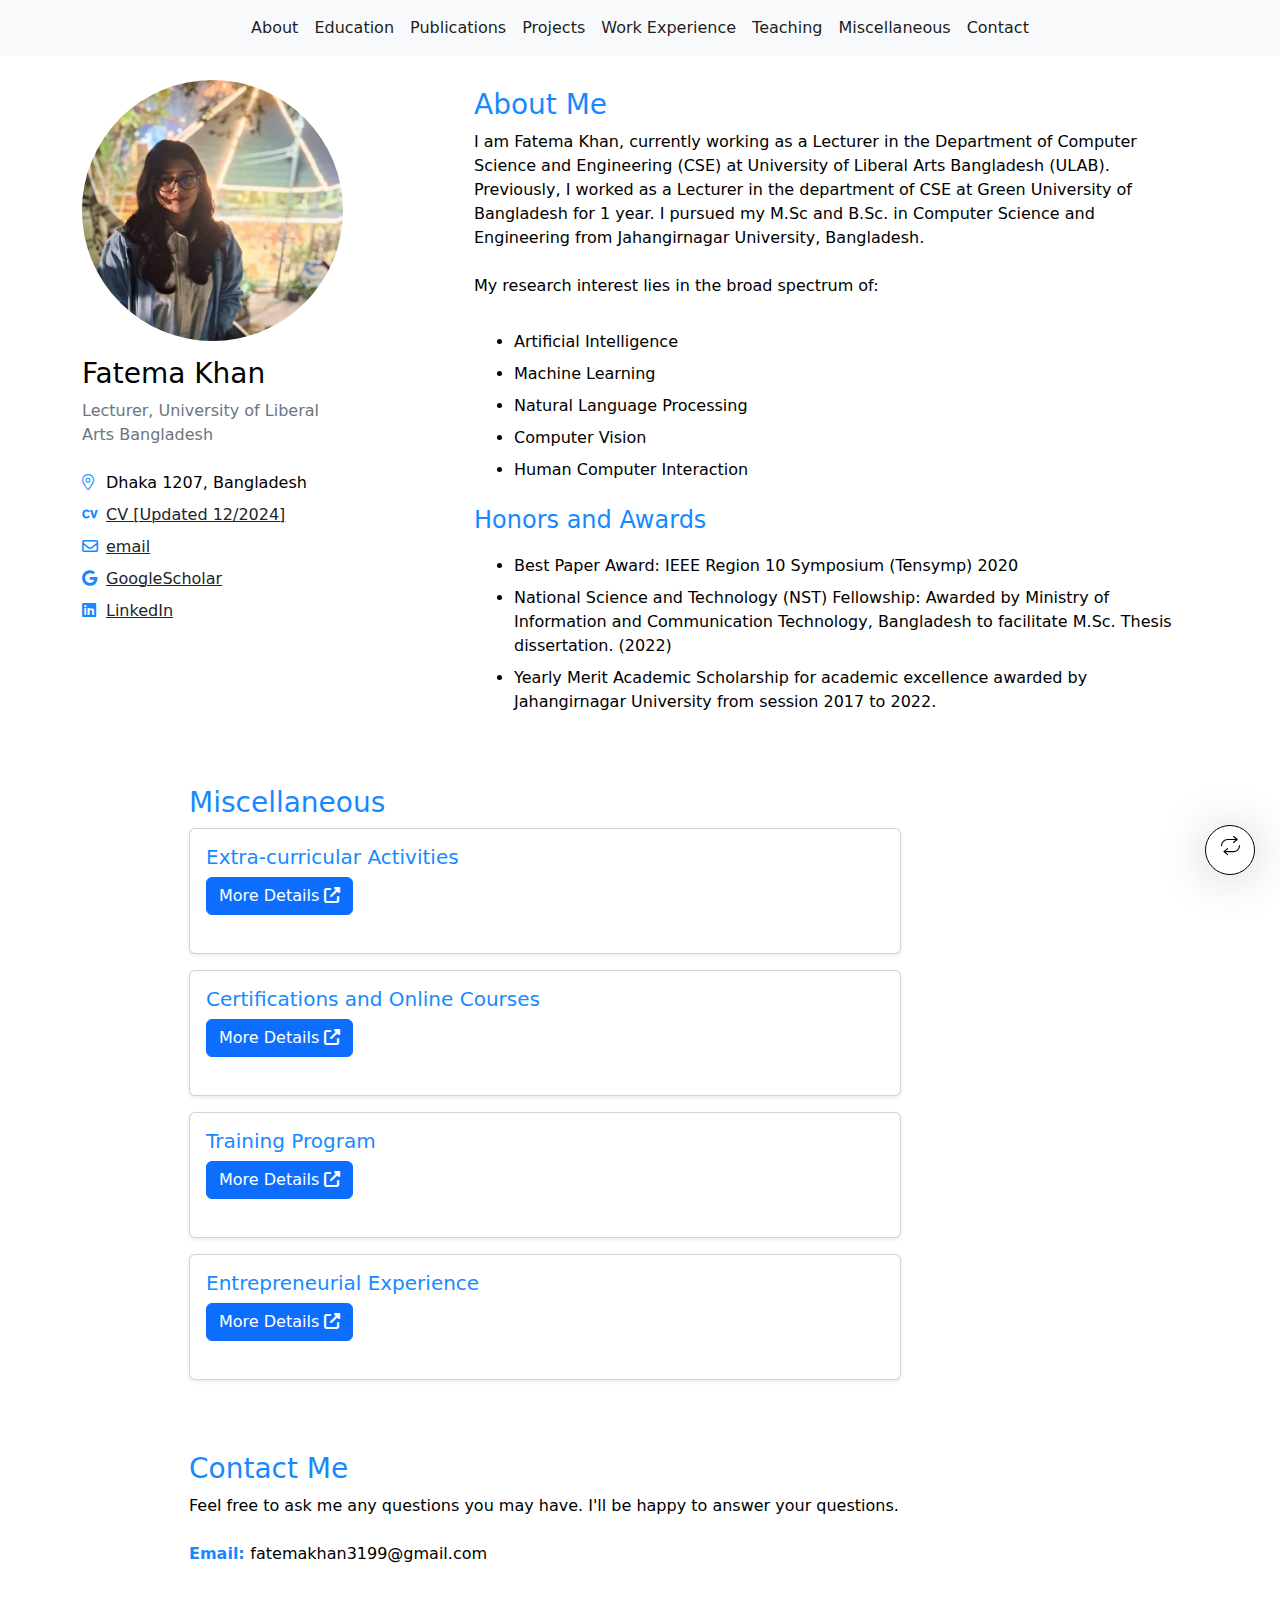
<file: index.html>
<!DOCTYPE html>
<html lang="en">

<head>

	<!-- Meta tags -->
	<meta charset="UTF-8">
	<meta name="viewport" content="width=device-width, initial-scale=1.0">
	<meta http-equiv="X-UA-Compatible" content="ie=edge">

	<meta name="description"
		content="Fatema Khan's website, biography, projects, previous experience and published papers.">
	<meta name="keywords"
		content="fatemakhan, FatemaKhan, Fatema Khan, Fatema Khan youtube, Fatema Khan  github, Fatema Khan murcia, Fatema Khan  cv, Fatema Khan portfolio">

	<meta name="author" content="Fatema Khan">
	<meta name="copyright" content="Work protected by copyright; no distribution without permission.">

	<!-- Title + Icon -->
	<title>Fatema Khan</title>
	<link rel="icon" type="image/x-icon" href="images/DP.jpg">

	<!-- Improve SEO -->
	<meta name="robots" content="index,follow">

	<!-- Styles -->
	<link href="css/bootstrap.min.css" rel="stylesheet" crossorigin="anonymous">
	<link rel="stylesheet" href="css/all.css">
	<link rel="stylesheet" href="css/toastr.min.css">
	<link rel="stylesheet" href="css/academicons.min.css">
	<link rel="stylesheet" href="css/main.css">
</head>

<!-- Google tag (gtag.js) -->



<body>

	<!-- Bottom rounded button -->
	<div class="options-button" id="options-toggler"><i class="fa-light fa-arrows-repeat"></i></div>
	<div class="options-button" id="theme"><i class="fa-duotone fa-lightbulb"></i></div>
	<div class="options-button" id="lan"><img class="lang-flag" src="images/en_flag.webp"
			alt="Flag indicating the english language is selected"></div>


	<!-- Navbar  -->
	<nav id="top-nav" class="navbar navbar-expand-md navbar-light bg-light flex-md-nowrap flex-wrap">
		<div class="container justify-content-center">
			<button class="navbar-toggler" type="button" data-bs-toggle="collapse" data-bs-target="#collapsingNavbar3">
				<span class="navbar-toggler-icon"></span>
			</button>
			<div class="navbar-collapse collapse flex-grow-1 justify-content-center" id="collapsingNavbar3">
				<ul class="navbar-nav mx-auto language" id="navbarList">
					<li class="nav-item">
						<a class="nav-link active" id="aboutme" href="#" data-en="About">
						</a>
					</li>
					<li class="nav-item">
						<a class="nav-link" id="education" href="#" data-en="Education">
						</a>
					</li>

					<li class="nav-item">
						<a class="nav-link" id="publications" href="#" data-en="Publications">
						</a>
					</li>
					<li class="nav-item">
						<a class="nav-link" id="projects" href="#" data-en="Projects">
						</a>
					</li>


					<li class="nav-item">
						<a class="nav-link" id="mis" href="#" data-en="Work Experience">
						</a>
					</li>

					<li class="nav-item">
						<a class="nav-link" id="teaching" href="#" data-en="Teaching">
						</a>
					</li>

					<li class="nav-item">
						<a class="nav-link" id="extraCurricular" href="#" data-en="Miscellaneous">
						</a>
					</li>
					<li class="nav-item">
						<a class="nav-link" id="contact" href="#" data-en="Contact">
						</a>
					</li>
					<!-- <li class="nav-item">
						<a class="nav-link d-none" id="projects" href="#" data-es="Proyectos" data-en="Side Projects">
						</a>
					</li> -->
					<!-- <li class="nav-item">
							<a class="nav-link d-none" id="conferences" href="#" 
							
								data-en="Conferences">
							</a>
						</li> -->
					<!-- <li class="nav-item">
							<a class="nav-link d-none" id="experience" href="#" 
								data-es="Experiencia" 
								data-en="Experience">
							</a>
						</li> -->
					<!-- TEMPLATE
						<li class="nav-item">
							<a class="nav-link" id="name" href="#" data-es="name-es" data-en="name-en"></a>
						</li>
						-->
				</ul>
			</div>
		</div>
	</nav>

	<div class="container" id="main-content">
		<div class="row content">

			<!-- profile and contact info -->
			<div class="col-md-3 language">
				<div class="row mb-3">
					<div class="col">
						<img src="images/DP.jpg" class="rounded me-auto d-block img-fluid profilepicture" style="
						border-radius: 50% 50% 50% 50% !important;!i;!;" alt="Fatema Khan profile picture">
					</div>
				</div>

				<h3 class="mb-2">Fatema Khan</h3>

				<div class="d-none" id="contadorVisitas"></div>

				<p class="t-secondary mb-4" data-en="Lecturer, University of Liberal Arts Bangladesh">
				</p>

				<div class="row mb-2">
					<div class="col-1">
						<i class="fal fa-map-marker-alt project-color" aria-hidden="true"></i>
					</div>

					<div class="col-10">
						<span data-en=" Dhaka">
						</span>
						1207,
						<span data-en="Bangladesh">
						</span>
					</div>
				</div>

				<div class="row mb-2">
					<div class="col-1">
						<i class="ai ai-cv project-color" aria-hidden="true"></i>
					</div>

					<div class="col-10">
						<a href="assets/img/RESUME_FATEMA_KHAN.pdf" class="link-dark" target="_blank"
							data-en="CV [Updated 12/2024]"></a>
					</div>
				</div>

				<div class="row mb-2">
					<div class="col-1">
						<i class="fa-regular fa-envelope project-color" aria-hidden="true"></i>
					</div>
					<div class="col-10">
						<a href="mailto:fatemakhan3199@gmail.com" class="link-dark">email</a>
					</div>
				</div>
				<div class="row mb-2">
					<div class="col-1">
						<i class="fa-brands fa-google project-color" aria-hidden="true"></i>
					</div>

					<div class="col-10">
						<a href="https://scholar.google.com/citations?user=GdUR4CcAAAAJ&hl=en" class="link-dark"
							target="_blank">GoogleScholar</a>
					</div>
				</div>

				<div class="row mb-2">
					<div class="col-1">
						<i class="fa-brands fa-linkedin project-color" aria-hidden="true"></i>
					</div>

					<div class="col-10">
						<a href="https://www.linkedin.com/in/fatema-khan-jucse" class="link-dark"
							target="_blank">LinkedIn</a>
					</div>
				</div>
			</div>

			<!-- About Me -->
			<div class="col-md-8 offset-md-1 mb-5 gap-between active" id="aboutmeContent">
				<div class="container">
					<div class="row language">
						<h3 class="mt-2 project-color">About Me</h3>
						<p>
							I am Fatema Khan, currently working as a Lecturer in the Department of Computer Science and
							Engineering (CSE) at University of Liberal Arts Bangladesh (ULAB). Previously, I worked as a
							Lecturer in the department of CSE at Green University of Bangladesh for 1 year. I pursued my
							M.Sc and B.Sc. in Computer Science and Engineering from Jahangirnagar University,
							Bangladesh.<br><br>
							My research interest lies in the broad spectrum of:
						</p>
						<ul class="mt-2">
							<li class="abme-honors-bullet mt-2">Artificial Intelligence</li>
							<li class="abme-honors-bullet mt-2">Machine Learning</li>
							<li class="abme-honors-bullet mt-2">Natural Language Processing</li>
							<li class="abme-honors-bullet mt-2">Computer Vision</li>
							<li class="abme-honors-bullet mt-2">Human Computer Interaction</li>
						</ul>
						<h4 id="honors-and-awards" class="mt-2 project-color" data-es="Premios y Distinciones"
							data-en="Honors and Awards"></h4>

						<ul class="mt-1">
							<li class="abme-honors-bullet mt-2">
								Best Paper Award: IEEE Region 10 Symposium (Tensymp) 2020
							</li>
							<li class="abme-honors-bullet mt-2">
								National Science and Technology (NST) Fellowship: Awarded by Ministry of Information and
								Communication Technology, Bangladesh to facilitate M.Sc. Thesis dissertation. (2022)
							</li>
							<li class="abme-honors-bullet mt-2">
								Yearly Merit Academic Scholarship for academic excellence awarded by Jahangirnagar
								University from session 2017 to 2022.
							</li>
						</ul>
					</div>
				</div>
			</div>
			<!-- Education -->
			<div class="col-md-8 offset-md-1 mb-5 gap-between" id="educationContent">
				<div class="container">
					<div class="row language">
						<h3 class="mt-2 project-color">Education</h3>
						<div class="mb-4">
							<h5 class="project-color"><br><i class="fa-solid fa-graduation-cap"></i> Jahangirnagar
								University, Savar, Dhaka, Bangladesh</h5>
							<h6 class="fw-bold">M.Sc. in Computer Science and Engineering (July 2022 – August 2023)</h6>
							<p class="margin-bottom-zero"><strong>GPA:</strong> <span class="project-color">3.95</span>
								/ 4.00</p>
							<p class="margin-bottom-zero"><strong>Merit Position:</strong> <span
									class="project-color">3<sup>rd</sup></span> / among 50</p>
						</div>
						<div class="mb-4">
							<h5 class="project-color"><i class="fa-solid fa-graduation-cap"></i> Jahangirnagar
								University, Savar, Dhaka, Bangladesh</h5>
							<h6 class="fw-bold">B.Sc. in Computer Science and Engineering (March 2017 – June 2022)</h6>
							<p class="margin-bottom-zero"><strong>GPA:</strong> <span class="project-color">3.70</span>
								/ 4.00</p>
							<p class="margin-bottom-zero"><strong>Merit Position:</strong> <span
									class="project-color">3<sup>rd</sup></span> / among 65</p>
						</div>
						<div class="mb-4">
							<h5 class="project-color"><i class="fa-solid fa-graduation-cap"></i> Kallyanpur Girls’
								School & College, Dhaka, Bangladesh</h5>
							<h6 class="fw-bold">Higher Secondary School Certificate (H.S.C.), Science Group (passing
								year – 2016)</h6>
							<p class="margin-bottom-zero"><strong>GPA:</strong> <span class="project-color">5.00</span>
								/ 5.00</p>
						</div>
						<div class="mb-4">
							<h5 class="project-color"><i class="fa-solid fa-graduation-cap"></i> Kallyanpur Girls’
								School & College, Dhaka, Bangladesh</h5>
							<h6 class="fw-bold">Secondary School Certificate (S.S.C.), Science Group (passing year –
								2014)</h6>
							<p class="margin-bottom-zero"><strong>GPA:</strong> <span class="project-color">5.00</span>
								/ 5.00</p>
						</div>
					</div>
				</div>
			</div>
			<!-- Publications -->
			<div class="col-md-8 offset-md-1 mb-5 gap-between" id="publicationsContent">
				<div class="container">
					<h3 class="mt-2 project-color">Publications</h3>
					<div class="row">
						<!-- First Card -->
						<div class="card mb-3 shadow-sm">
							<div class="card-body d-flex align-items-center">
								<div>
									<p class="mb-1">
										Tanjim Taharat Aurpa, <strong>Fatema Khan, </strong>Md Musfique Anwar.
										Discovering and Tracking Query Oriented Topical Clusters in Online
										Social
										Networks. 2020 IEEE Region 10 Symposium (TENSYMP). June, 2020. (Best Paper
										Award)|
										<a href="https://ieeexplore.ieee.org/document/9230994"
											target="_blank">[paper]</a>
										<a href="assets/pdf/paper.pdf">[pdf]</a>
									</p>
								</div>
							</div>
						</div>
					</div>
					<h3 class="mt-2 project-color">Publications (Under Review)</h3>
					<div class="row">
						<!-- Second Card -->
						<div class="card mb-3 shadow-sm">
							<div class="card-body d-flex align-items-center">
								<div>
									<p class="mb-1">
										<strong>Fatema Khan</strong>, Md. Imdadul Islam, Sarwar Jahan.
										Enhancing Classification Robustness: Stability Analysis of Fuzzy and
										Shannon Entropy of Image under Noisy Environment. Journal of Visual
										Communication and Image Representation. [Under Review]
									</p>
								</div>
							</div>
						</div>
						<div class="card mb-3 shadow-sm">
							<div class="card-body d-flex align-items-center">
								<div>
									<p class="mb-1">
										Tanjim Taharat Aurpa, Farzana Akter, Md. Mehedi Hasan, Shakil Ahmed, Shifat Ara
										Rafiq, and <strong>Fatema Khan.</strong>
										Multi-BERT Ensemble Approach for the Recognition of Bangla Medical Entity.
										Submitted to the ACM Transactions on Asian and Low-Resource Language Information
										Processing. | [Under Review]
									</p>
								</div>
							</div>
						</div>
					</div>
					<h3 class="mt-2 project-color">Poster Presentation</h3>
					<div class="row">
						<div class="card mb-3 shadow-sm">
							<div class="card-body d-flex align-items-center">
								<div>
									<p class="mb-1">
										<strong>Fatema Khan</strong>, Tanjim Taharat Aurpa, Md Musfique Anwar.
									</p>
									<p class="mb-0"><a target="_blank"
											href="assets/project/NSysS_Student_Poster_Template.pptx"> Discovering and
											Tracking Query Oriented Topical Clusters in Online
											Social Networks</a>. 6th International Conference on Networking, Systems and
										Security (NSysS). December,2019, BUET, Bangladesh.
									</p>
								</div>
							</div>
						</div>
					</div>
				</div>
			</div>

			<!-- Blog -->
			<div class="col-md-8 offset-md-1 gap-between" id="projectsContent">
				<div class="container language">
					<!-- First Card -->
					<h3 class="mt-2 project-color">Projects</h3>
					<div class="card mb-3 shadow-sm">
						<div class="card-body">
							<h5 class="card-title">1. Sentiment Analysis of Amazon Magazine Reviews using NLP models
							</h5>
							<p class="card-subtitle mb-2 text-muted">#NLP #Sentiment Analysis #TransformerModels</p>
							<div class="d-flex justify-content-between">
								<a href="project-1.html" style="margin-bottom: 22px;" class="btn btn-primary">More
									details</a>
							</div>
						</div>
					</div>
					<div class="card mb-3 shadow-sm">
						<div class="card-body">
							<h5 class="card-title">2. Real-Time Traffic Monitoring at Dhaka’s Road Intersections</h5>
							<p class="card-subtitle mb-2 text-muted">#ComputerVision #YOLOv8 #ObjectTracking #Darknet
							</p>

							<div class="d-flex justify-content-between">
								<a href="project-2.html" style="margin-bottom: 22px;" class="btn btn-primary">More
									details</a>
							</div>
						</div>
					</div>
					<div class="card mb-3 shadow-sm">
						<div class="card-body">
							<h5 class="card-title">3. Enhancing Classification Robustness: Stability Analysis of
								Fuzzy and Shannon Entropy of Image under Noisy Environment</h5>
							<p class="card-subtitle mb-2 text-muted">#ImageEntropy #Noise #StabilityAnalysis
								#ImageAnalysis</p>
							<div class="d-flex justify-content-between">
								<a href="project-3.html" style="margin-bottom: 22px;" class="btn btn-primary">More
									details</a>
							</div>
						</div>
					</div>
					<div class="card mb-3 shadow-sm">
						<div class="card-body">
							<h5 class="card-title">4. An Automated Approach for Fruit Leaf Disease Recognition</h5>
							<p class="card-subtitle mb-2 text-muted">#ImageProcessing #MachineLearning
								#DiseaseClassification</p>
							<div class="d-flex justify-content-between">
								<a href="project-4.html" style="margin-bottom: 22px;" class="btn btn-primary">More
									details</a>
							</div>
						</div>
					</div>
					<div class="card mb-3 shadow-sm">
						<div class="card-body">
							<h5 class="card-title">5. Traffic Object Detection in Real-Time Videos</h5>
							<p class="card-subtitle mb-2 text-muted">#ObjectDetection #YOLOv3 #ComputerVision</p>
							<div class="d-flex justify-content-between">
								<a href="project-5.html" style="margin-bottom: 22px;" class="btn btn-primary">More
									details</a>
							</div>
						</div>
					</div>
					<div class="card mb-3 shadow-sm">
						<div class="card-body">
							<h5 class="card-title">6. Bugs and Flowers Detection and Classification</h5>
							<p class="card-subtitle mb-2 text-muted">#YOLOv3 #BugsDetection #FlowerDetection
								#ComputerVision</p>
							<div class="d-flex justify-content-between">
								<a href="project-6.html" style="margin-bottom: 22px;" class="btn btn-primary">More
									details</a>
							</div>
						</div>
					</div>
					<div class="card mb-3 shadow-sm">
						<div class="card-body">
							<h5 class="card-title">7. SecurityCat: A Simple Ultrasonic Radar System</h5>
							<p class="card-subtitle mb-2 text-muted">#EmbeddedSystem #IOT #Arduino</p>
							<div class="d-flex justify-content-between">
								<a href="project-7.html" style="margin-bottom: 22px;" class="btn btn-primary">More
									details</a>
							</div>
						</div>
					</div>
				</div>


			</div>

			<div class="col-md-8 offset-md-1 gap-between mb-5" id="teachingContent">
				<div class="container language">
					<h3 class="mt-2 project-color">Teaching</h3>
					<table style="width: 100%; border-collapse: collapse; border: 1px solid black;">
						<thead>
							<tr>
								<th style="border: 1px solid black; padding: 8px; text-align: left;">Course Code</th>
								<th style="border: 1px solid black; padding: 8px; text-align: left;">Course Title</th>
								<th style="border: 1px solid black; padding: 8px; text-align: left;">Semester/Year</th>
							</tr>
						</thead>
						<tbody>
							<tr>
								<td style="border: 1px solid black; padding: 8px;">CSE3200</td>
								<td style="border: 1px solid black; padding: 8px;">Design Project II</td>
								<td style="border: 1px solid black; padding: 8px;">Fall 2024 (University of Liberal Arts
									Bangladesh)</td>
							</tr>
							<tr>
								<td style="border: 1px solid black; padding: 8px;">CSE2103</td>
								<td style="border: 1px solid black; padding: 8px;">Object Oriented Programming</td>
								<td style="border: 1px solid black; padding: 8px;">Fall 2024 (University of Liberal Arts
									Bangladesh)</td>
							</tr>
							<tr>
								<td style="border: 1px solid black; padding: 8px;">CSE2104</td>
								<td style="border: 1px solid black; padding: 8px;">Object Oriented Programming</td>
								<td style="border: 1px solid black; padding: 8px;">Fall 2024 (University of Liberal Arts
									Bangladesh)</td>
							</tr>
							<tr>
								<td style="border: 1px solid black; padding: 8px;">CSE2101</td>
								<td style="border: 1px solid black; padding: 8px;">Digital Logic Design</td>
								<td style="border: 1px solid black; padding: 8px;">Fall 2024 (University
									of Liberal Arts Bangladesh)</td>
							</tr>
							<tr>
								<td style="border: 1px solid black; padding: 8px;">CSE1201</td>
								<td style="border: 1px solid black; padding: 8px;">Structured Programming </td>
								<td style="border: 1px solid black; padding: 8px;">Summer 2024, Spring 2024 (University
									of Liberal Arts Bangladesh)</td>
							</tr>
							<tr>
								<td style="border: 1px solid black; padding: 8px;">CSE1202</td>
								<td style="border: 1px solid black; padding: 8px;">Structured Programming Lab</td>
								<td style="border: 1px solid black; padding: 8px;">Summer 2024, Spring 2024 (University
									of Liberal Arts Bangladesh)</td>
							</tr>
							<tr>
								<td style="border: 1px solid black; padding: 8px;">CSE1301</td>
								<td style="border: 1px solid black; padding: 8px;">Data Structures</td>
								<td style="border: 1px solid black; padding: 8px;">Summer 2024, Spring 2024 (University
									of Liberal Arts Bangladesh)</td>
							</tr>
							<tr>
								<td style="border: 1px solid black; padding: 8px;">CSE1302</td>
								<td style="border: 1px solid black; padding: 8px;">Data Structures Lab</td>
								<td style="border: 1px solid black; padding: 8px;">Summer 2024, Spring 2024 (University
									of Liberal Arts Bangladesh)</td>
							</tr>
							<tr>
								<td style="border: 1px solid black; padding: 8px;">CSE2201</td>
								<td style="border: 1px solid black; padding: 8px;">Algorithm</td>
								<td style="border: 1px solid black; padding: 8px;">Summer 2024, Spring 2024 (University
									of Liberal Arts Bangladesh)</td>
							</tr>
							<tr>
								<td style="border: 1px solid black; padding: 8px;">CSE2202</td>
								<td style="border: 1px solid black; padding: 8px;">Algorithm Lab</td>
								<td style="border: 1px solid black; padding: 8px;">Summer 2024, Spring 2024 (University
									of Liberal Arts Bangladesh)</td>
							</tr>

						</tbody>
					</table>


				</div>
			</div>

			<div class="col-md-8 offset-md-1 gap-between mb-5" id="misContent">
				<div class="container language">
					<h3 class="mt-2 project-color">Work Experience</h3>
					<div class="experience">
						<h5>University of Liberal Arts Bangladesh</h5>
						<span style="color: black;">- Lecturer, Department of Computer Science and Engineering (October 2023 – Present)</span>
						<h6 style="font-size: 15px"><br>Responsibilities</h6>
						<ul style="font-size: 14px; color: #404245;">
							<li>Conducting classes, Preparing lesson plans, class lectures, and lab manuals</li>
							<li>Examining answer scripts</li>
							<li>Supervising students on a number of projects</li>
							<li>Advising assigned students throughout the semesters</li>
							<li>Preparing the course documents and completing the OBE-based course file pack at
								the end of each semester</li>
							<li>Documenting meetings and supporting quality improvement activities as a
								Secretary Member of the CQI Committee</li>
							<li>Reviewing and improving course content as a member of the Curricular Committee
							</li>
						</ul>
					</div>
					<div class="experience">
						<h5>Green University of Bangladesh </h5>
						<span style="color: black;">- Lecturer, Department of Computer Science and Engineering (September 2022 – September
							2023)</span>
						<h6 style="font-size: 15px"><br>Responsibilities</h6>
						<ul style="font-size: 14px; color: #404245;">
							<li>Conducting classes, Preparing Lesson Plans and Outcomes</li>
							<li>Preparing class lectures and lab manuals</li>
							<li>Examining Answer Scripts</li>
							<li>Advising assigned students throughout the semesters</li>
							<li>Preparing the course documents and completing the OBE-based course file pack at the end of each semester</li>
						</ul>
					</div>
				</div>
			</div>
			<div class="col-md-8 offset-md-1 gap-between mb-5" id="extraCurricularContent">
				<div class="container language">
					<h3 class="mt-2 project-color">Miscellaneous</h3>
					
					<div class="card mb-3 shadow-sm">
						<div class="card-body">
							<h5 class="card-title">Extra-curricular Activities</h5>
							<div class="d-flex justify-content-between">
								<a href="extra-curricular-activities.html" style="margin-bottom: 22px;" class="btn btn-primary">More Details <i
									class="fas fa-external-link-alt"></i></a>
							</div>
						</div>
					</div>
					<div class="card mb-3 shadow-sm">
						<div class="card-body">
							<h5 class="card-title">Certifications and Online Courses</h5>
							<div class="d-flex justify-content-between">
								<a href="certifications-online-courses.html" style="margin-bottom: 22px;" class="btn btn-primary">More Details <i
									class="fas fa-external-link-alt"></i></a>
							</div>
						</div>
					</div>
					<div class="card mb-3 shadow-sm">
						<div class="card-body">
							<h5 class="card-title">Training Program</h5>
							<div class="d-flex justify-content-between">
								<a href="training-program.html" style="margin-bottom: 22px;" class="btn btn-primary">More Details <i
									class="fas fa-external-link-alt"></i></a>
							</div>
						</div>
					</div>
					<!-- <div class="card mb-3 shadow-sm">
						<div class="card-body">
							<h5 class="card-title">Photography</h5>
							<div class="d-flex justify-content-between">
								<a href="photography.html" style="margin-bottom: 22px;" class="btn btn-primary">More Details <i
									class="fas fa-external-link-alt"></i></a>
							</div>
						</div>
					</div> -->
					<div class="card mb-3 shadow-sm">
						<div class="card-body">
							<h5 class="card-title">Entrepreneurial Experience</h5>
							<div class="d-flex justify-content-between">
								<a href="entrepreneurial-experience.html" style="margin-bottom: 22px;" class="btn btn-primary">More Details <i
									class="fas fa-external-link-alt"></i></a>
							</div>
						</div>
					</div>

					<!-- <ul>
						<li>
							<strong>Member Secretary of Continuous Quality Improvement Committee,
							</strong>Department of Computer Science and Engineering, University of Liberal Arts
							Bangladesh (June 2024 – Present)
						</li>
						<li>
							<strong>Curriculum Committee Member, </strong>Department of Computer Science and
							Engineering, University of Liberal Arts Bangladesh (November 2023 – Present)
						</li>
						<li>
							<strong>Student Mentorship and Advising, </strong>Department of Computer Science and
							Engineering, University of
							Liberal Arts Bangladesh (November 2023 – Present)
						</li>
						<li>
							<strong>Organizing Committee Member, </strong>International Conference on Advances in
							Computing, Communication,
							Electrical and Smart Systems (iCACCESS 2024), University of Liberal Arts Bangladesh, (held
							on March 8- 9, 2024)
						</li>
						<li>
							<strong>Organizing Committee Member, </strong>4th International Conference on
							Sustainable Technologies for
							Industry 4.0 (STI 2022), Green University of Bangladesh, (held on December 17-18, 2022)
						</li>
						<li>
							<strong>Machine Learning and Artificial Intelligence Research Cell Member,
							</strong>Green University of Bangladesh (March 2022 - September 2022)
						</li>
						<li>
							<strong>Associate Programme Secretary,
							</strong>Jahangirnagar University Computer Club (July 2018 - April 2022)
						</li>
						<li>
							<strong>General Member,
							</strong>Jahangirnagar University Higher Study Club (December 2017 - March 2022)
						</li>
						<li>
							<strong>Participated in the Inter-Department Programing Contest, arranged by CSE department,
							</strong>Jahangirnagar University (2017-2019)
						</li>
						<li>
							<strong>Organizing Committee Member,
							</strong>JU CSE Fest 2019 (October 18-19, 2019)
						</li>
						<li>
							<strong>Organized,
							</strong>Girls' Innovative Project Contests at CSE department, Jahangirnagar University
							(November 2019)
						</li>
						<li>
							<strong>Volunteered
							</strong> in the <strong>JU Admission Test Help Desk (Session 2020-2021)</strong>
						</li>
						<li>
							<strong>Volunteered
							</strong> in the <strong>Silver Jubilee & Reunion JU CSE 2018</strong>
						</li>
						<li>
							<strong>Performed
							</strong>dance, drama in several cultural programs arranged by CSE, Jahangirnagar University
							in 2017-18
						</li>

					</ul> -->
				</div>
			</div>

			<div class="col-md-8 offset-md-1 gap-between mb-5" id="contactContent">
				<div class="container language">
					<h3 class="mt-2 project-color">Contact Me</h3>
					<p>
						Feel free to ask me any questions you may have. I'll be happy to answer your questions.<br><br>
						<span class="project-color"><strong>Email: </strong></span>fatemakhan3199@gmail.com
					</p>

				</div>
			</div>
			<div class="col-md-8 offset-md-1 gap-between mb-5" id="misContent55" style="display: none;">
				<div class="container language">
					<header class="post-header">
						<h1 class="post-title"> 🙅 Failure Stories 🙆‍♀️ </h1>
						<p class="post-description"></p>
					</header>

					<article>
						<p> Grab your popcorn 🍿 and buckle up as I present to you my grand collection of professional
							disappointments. I am gonna exclude the daily mess-ups like bad grades, and critics to save
							space 💀
							If there were trophies for messing up, I'd have an entire shelf of golden statuettes! 🏆
							Btw,
							failure can make us fall in love with imperfections and move on! </p>

						<h4> Unpublished Manuscripts- I don't know Why 🤦 </h4>

						<p> Worked on decentralized AI, hyped Bengali NLP for corona, abuse comments detection .. Never
							finished
							them </p>

						<h4> 2023 </h4>
						<p>Rejected for Spaulding Smith Fellowship I thought I am well suited .</p>
						<p>Got Rejected by 3 dream schools!🚫🚫</p>

						<h4> 2022 </h4>
						<p> Rejected from a job though I was ranked 2nd! They didn't hire freshers ! Harsh 😪 </p>
						<p> Undergrad thesis got rejected in high impact factored journal 😥 </p>
						<p> Bangabandhu National Skills Competition ended incompletely </p>


						<h4> 2021</h4>
						<p>Dropped out of many competitions at different phases: HULT, TechBuzz you name !</p>
						<p> My first paper was rejected by the first 2 local conferences. Heartbreaking 💔 💔!!!!!!.</p>

					</article>
				</div>
			</div>
		</div>
	</div>
	<!-- </div> -->

	<!-- Scripts -->
	<script src="js/bootstrap.bundle.min.js" crossorigin="anonymous"></script>
	<script src="js/jquery-3.6.0.min.js" crossorigin="anonymous"></script>
	<script src="js/toastr.min.js"></script>
	<script src="js/main.js"></script>



</body>

</html>
</file>
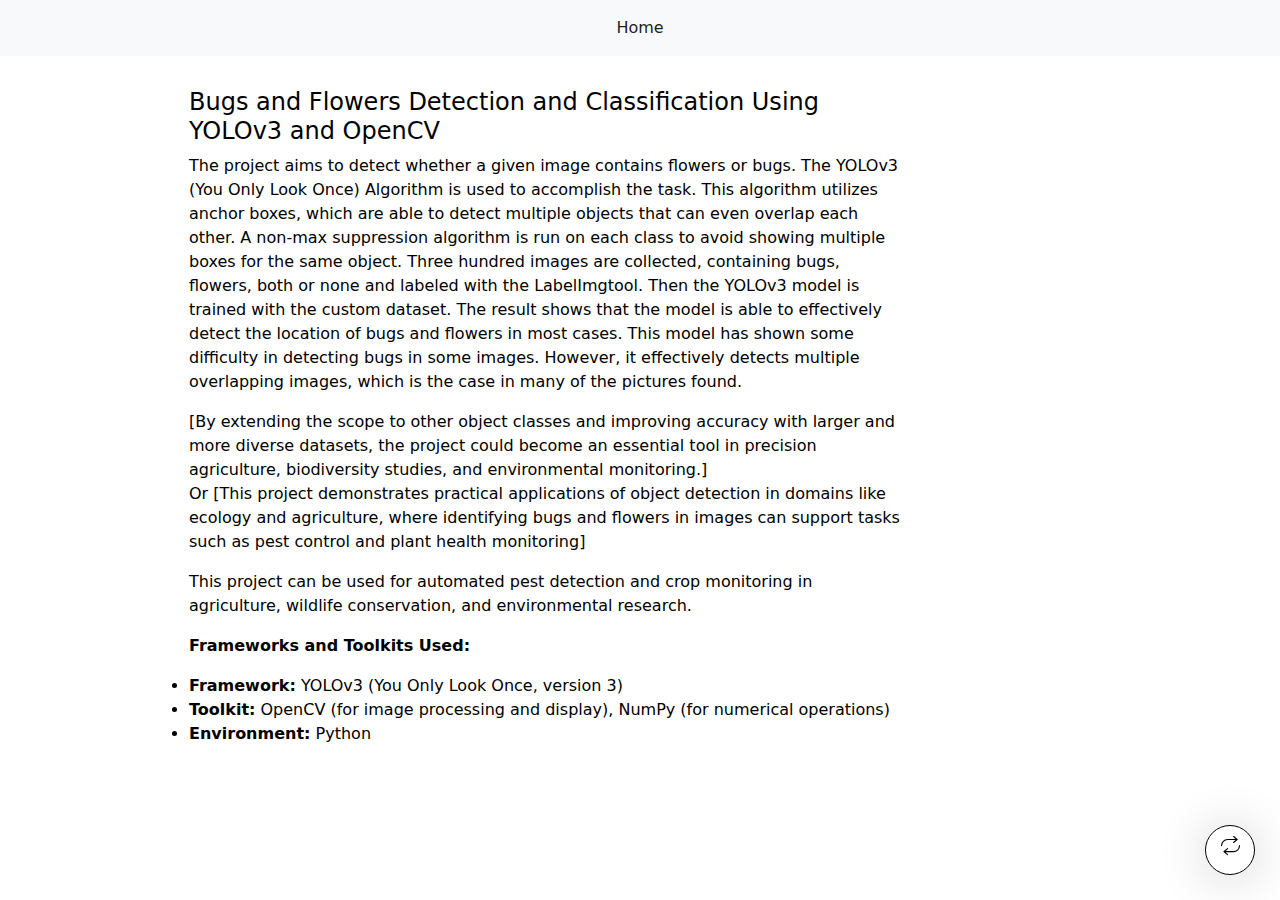
<file: bugs-and-flowers.html>
<!DOCTYPE html>
<html lang="en">

<head>

	<!-- Meta tags -->
	<meta charset="UTF-8">
	<meta name="viewport" content="width=device-width, initial-scale=1.0">
	<meta http-equiv="X-UA-Compatible" content="ie=edge">

	<meta name="description"
		content="Fatema Khan's website, biography, projects, previous experience and published papers.">
	<meta name="keywords"
		content="fatemakhan, FatemaKhan, Fatema Khan, Fatema Khan youtube, Fatema Khan  github, Fatema Khan murcia, Fatema Khan  cv, Fatema Khan portfolio">

	<meta name="author" content="Fatema Khan">
	<meta name="copyright" content="Work protected by copyright; no distribution without permission.">

	<!-- Title + Icon -->
	<title>Fatema Khan</title>
	<link rel="icon" type="image/x-icon" href="images/DP.jpg">

	<!-- Improve SEO -->
	<meta name="robots" content="index,follow">

	<!-- Styles -->
	<link href="css/bootstrap.min.css" rel="stylesheet" crossorigin="anonymous">
	<link rel="stylesheet" href="css/all.css">
	<link rel="stylesheet" href="css/toastr.min.css">
	<link rel="stylesheet" href="css/academicons.min.css">
	<link rel="stylesheet" href="css/main.css">
</head>

<!-- Google tag (gtag.js) -->



<body>

	<!-- Bottom rounded button -->
	<div class="options-button" id="options-toggler"><i class="fa-light fa-arrows-repeat"></i></div>
	<div class="options-button" id="theme"><i class="fa-duotone fa-lightbulb"></i></div>
	<div class="options-button" id="lan"><img class="lang-flag" src="images/en_flag.webp"
			alt="Flag indicating the english language is selected"></div>


	<!-- Navbar  -->
	<nav id="top-nav" class="navbar navbar-expand-md navbar-light bg-light flex-md-nowrap flex-wrap">
		<div class="container justify-content-center">
			<button class="navbar-toggler" type="button" data-bs-toggle="collapse" data-bs-target="#collapsingNavbar3">
				<span class="navbar-toggler-icon"></span>
			</button>
			<div class="navbar-collapse collapse flex-grow-1 justify-content-center" id="collapsingNavbar3">
				<ul class="navbar-nav mx-auto language" id="navbarList">
					<li class="nav-item">
						<a class="nav-link active" href="index.html" data-en="Home">
						</a>
					</li>
				</ul>
			</div>
		</div>
	</nav>

	<div class="container" id="main-content">
		<div class="row content">

			<!-- About Me -->
			<div class="col-md-8 offset-md-1 mb-5 active" id="aboutmeContent">
				<div class="container">
					<div class="row language">
						<h4 id="researchinterestsH4" class="mt-2" data-es="Áreas de Investigación"
							data-en="Bugs and Flowers Detection and Classification  Using YOLOv3 and OpenCV">
						</h4>
						<p>
							The project aims to detect whether a given image contains flowers or bugs. The YOLOv3 (You Only Look Once) Algorithm is used to accomplish the task. This algorithm utilizes anchor boxes, which are able to detect multiple objects that can even overlap each other. A non-max suppression algorithm is run on each class to avoid showing multiple boxes for the same object. Three hundred images are collected, containing bugs, flowers, both or none and labeled with the LabelImgtool. Then the YOLOv3 model is trained with the custom dataset. The result shows that the model is able to effectively detect the location of bugs and flowers in most cases. This model has shown some difficulty in detecting bugs in some images. However, it effectively detects multiple overlapping images, which is the case in many of the pictures found.
						</p>
						<p>
							[By extending the scope to other object classes and improving accuracy with larger and more diverse datasets, the project could become an essential tool in precision agriculture, biodiversity studies, and environmental monitoring.]<br>Or [This project demonstrates practical applications of object detection in domains like ecology and agriculture, where identifying bugs and flowers in images can support tasks such as pest control and plant health monitoring]
						</p>
						<p>This project can be used for automated pest detection and crop monitoring in agriculture, wildlife conservation, and environmental research.</p>
						<p>
							<strong>Frameworks and Toolkits Used:</strong><br>
							<ul>
								<li><strong>Framework:</strong> YOLOv3 (You Only Look Once, version 3)</li>
								<li><strong>Toolkit:</strong> OpenCV (for image processing and display), NumPy (for numerical operations)</li>
								<li><strong>Environment:</strong> Python</li>
							</ul>
						</p>
					</div>
				</div>
			</div>
		</div>
	</div>

	<!-- Scripts -->
	<script src="js/bootstrap.bundle.min.js" crossorigin="anonymous"></script>
	<script src="js/jquery-3.6.0.min.js" crossorigin="anonymous"></script>
	<script src="js/toastr.min.js"></script>
	<script src="js/main.js"></script>



</body>

</html>
</file>
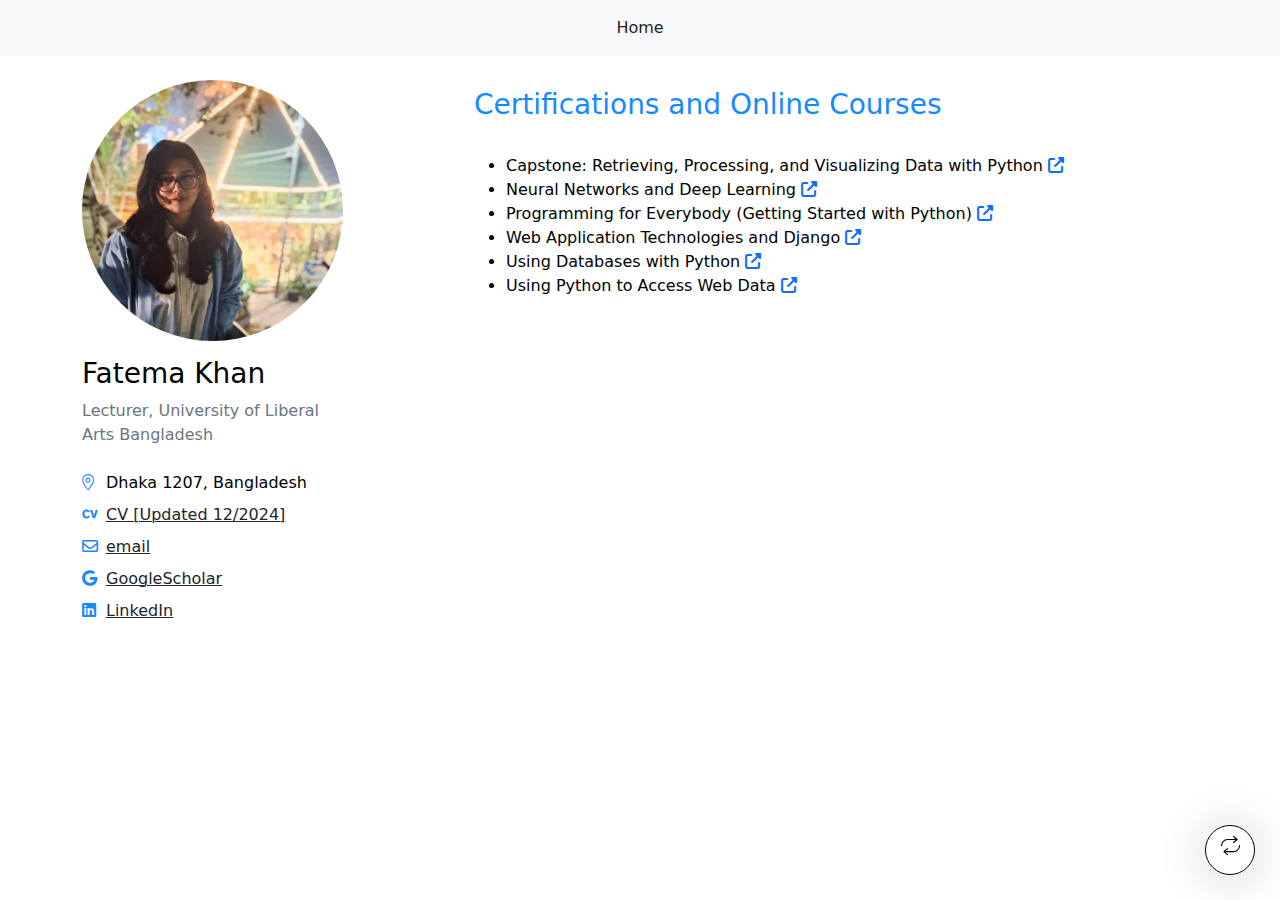
<file: certifications-online-courses.html>
<!DOCTYPE html>
<html lang="en">

<head>

	<!-- Meta tags -->
	<meta charset="UTF-8">
	<meta name="viewport" content="width=device-width, initial-scale=1.0">
	<meta http-equiv="X-UA-Compatible" content="ie=edge">

	<meta name="description"
		content="Fatema Khan's website, biography, projects, previous experience and published papers.">
	<meta name="keywords"
		content="fatemakhan, FatemaKhan, Fatema Khan, Fatema Khan youtube, Fatema Khan  github, Fatema Khan murcia, Fatema Khan  cv, Fatema Khan portfolio">

	<meta name="author" content="Fatema Khan">
	<meta name="copyright" content="Work protected by copyright; no distribution without permission.">

	<!-- Title + Icon -->
	<title>Fatema Khan</title>
	<link rel="icon" type="image/x-icon" href="images/DP.jpg">

	<!-- Improve SEO -->
	<meta name="robots" content="index,follow">

	<!-- Styles -->
	<link href="css/bootstrap.min.css" rel="stylesheet" crossorigin="anonymous">
	<link rel="stylesheet" href="css/all.css">
	<link rel="stylesheet" href="css/toastr.min.css">
	<link rel="stylesheet" href="css/academicons.min.css">
	<link rel="stylesheet" href="css/main.css">
</head>

<!-- Google tag (gtag.js) -->



<body>

	<!-- Bottom rounded button -->
	<div class="options-button" id="options-toggler"><i class="fa-light fa-arrows-repeat"></i></div>
	<div class="options-button" id="theme"><i class="fa-duotone fa-lightbulb"></i></div>
	<div class="options-button" id="lan"><img class="lang-flag" src="images/en_flag.webp"
			alt="Flag indicating the english language is selected"></div>


	<!-- Navbar  -->
	<nav id="top-nav" class="navbar navbar-expand-md navbar-light bg-light flex-md-nowrap flex-wrap">
		<div class="container justify-content-center">
			<button class="navbar-toggler" type="button" data-bs-toggle="collapse" data-bs-target="#collapsingNavbar3">
				<span class="navbar-toggler-icon"></span>
			</button>
			<div class="navbar-collapse collapse flex-grow-1 justify-content-center" id="collapsingNavbar3">
				<ul class="navbar-nav mx-auto language" id="navbarList">
					<li class="nav-item">
						<a class="nav-link active" href="index.html" data-en="Home">
						</a>
					</li>
				</ul>
			</div>
		</div>
	</nav>

	<div class="container" id="main-content">
		<div class="row content">

			<!-- profile and contact info -->
			<div class="col-md-3 language">
				<div class="row mb-3">
					<div class="col">
						<img src="images/DP.jpg" class="rounded me-auto d-block img-fluid profilepicture" style="
						border-radius: 50% 50% 50% 50% !important;!i;!;" alt="Fatema Khan profile picture">
					</div>
				</div>

				<h3 class="mb-2">Fatema Khan</h3>

				<div class="d-none" id="contadorVisitas"></div>

				<p class="t-secondary mb-4" data-en="Lecturer, University of Liberal Arts Bangladesh">
				</p>

				<div class="row mb-2">
					<div class="col-1">
						<i class="fal fa-map-marker-alt project-color" aria-hidden="true"></i>
					</div>

					<div class="col-10">
						<span data-en=" Dhaka">
						</span>
						1207,
						<span data-en="Bangladesh">
						</span>
					</div>
				</div>

				<div class="row mb-2">
					<div class="col-1">
						<i class="ai ai-cv project-color" aria-hidden="true"></i>
					</div>

					<div class="col-10">
						<a href="assets/img/RESUME_FATEMA_KHAN.pdf" class="link-dark" target="_blank"
							data-en="CV [Updated 12/2024]"></a>
					</div>
				</div>

				<div class="row mb-2">
					<div class="col-1">
						<i class="fa-regular fa-envelope project-color" aria-hidden="true"></i>
					</div>
					<div class="col-10">
						<a href="mailto:fatemakhan3199@gmail.com" class="link-dark">email</a>
					</div>
				</div>
				<div class="row mb-2">
					<div class="col-1">
						<i class="fa-brands fa-google project-color" aria-hidden="true"></i>
					</div>

					<div class="col-10">
						<a href="https://scholar.google.com/citations?user=GdUR4CcAAAAJ&hl=en" class="link-dark"
							target="_blank">GoogleScholar</a>
					</div>
				</div>

				<div class="row mb-2">
					<div class="col-1">
						<i class="fa-brands fa-linkedin project-color" aria-hidden="true"></i>
					</div>

					<div class="col-10">
						<a href="https://www.linkedin.com/in/fatema-khan-jucse" class="link-dark"
							target="_blank">LinkedIn</a>
					</div>
				</div>
			</div>

			<div class="col-md-8 offset-md-1 mb-5 active">
				<div class="container language">
					<h3 class="mt-2 project-color">Certifications and Online Courses</h3><br>
					<ul>
						<li>
							Capstone: Retrieving, Processing, and Visualizing Data with Python 
							<a target="_blank" href="https://www.coursera.org/account/accomplishments/certificate/FKYDTLBREYB3"><i class="fas fa-external-link-alt"></i></a>
						</li>
						<li>
							Neural Networks and Deep Learning 
							<a target="_blank" href="https://www.coursera.org/account/accomplishments/certificate/B5GA8JCM7VWV"><i class="fas fa-external-link-alt"></i></a>
						</li>
						<li>
							Programming for Everybody (Getting Started with Python) 
							<a target="_blank" href="https://www.coursera.org/account/accomplishments/certificate/RATSE4DZ4XSY"><i class="fas fa-external-link-alt"></i></a>
						</li>
						<li>
							Web Application Technologies and Django 
							<a target="_blank" href="https://www.coursera.org/account/accomplishments/certificate/7A76FQZBXP82"><i class="fas fa-external-link-alt"></i></a>
						</li>
						<li>
							Using Databases with Python 
							<a target="_blank" href="https://www.coursera.org/account/accomplishments/certificate/Q6RXWMYBX4HH"><i class="fas fa-external-link-alt"></i></a>
						</li>
						<li>
							Using Python to Access Web Data 
							<a target="_blank" href="https://www.coursera.org/account/accomplishments/certificate/QTH7R96DJKJ8"><i class="fas fa-external-link-alt"></i></a>
						</li>
					</ul>
				</div>
			</div>
		</div>
	</div>
	<!-- </div> -->

	<!-- Scripts -->
	<script src="js/bootstrap.bundle.min.js" crossorigin="anonymous"></script>
	<script src="js/jquery-3.6.0.min.js" crossorigin="anonymous"></script>
	<script src="js/toastr.min.js"></script>
	<script src="js/main.js"></script>



</body>

</html>
</file>
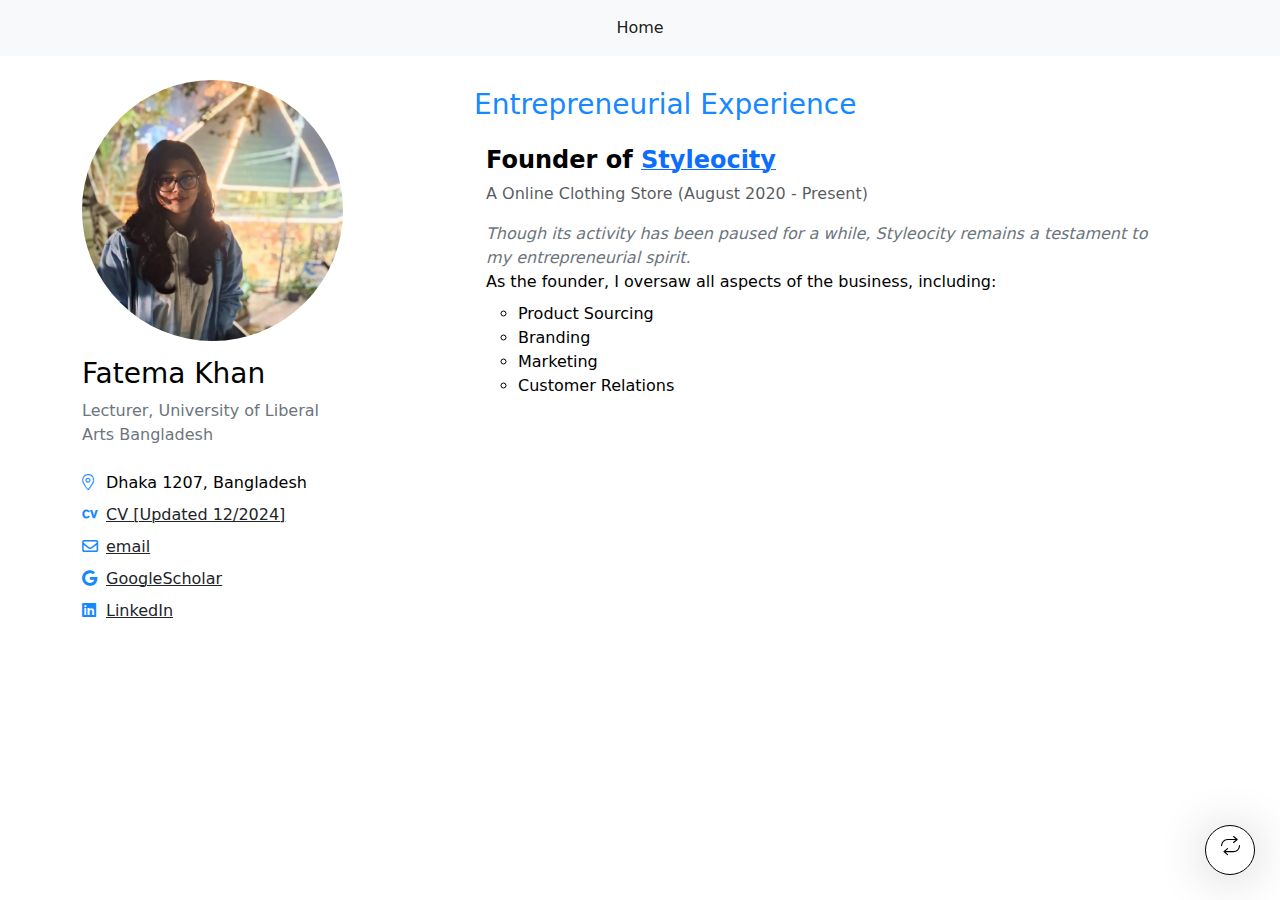
<file: entrepreneurial-experience.html>
<!DOCTYPE html>
<html lang="en">

<head>

	<!-- Meta tags -->
	<meta charset="UTF-8">
	<meta name="viewport" content="width=device-width, initial-scale=1.0">
	<meta http-equiv="X-UA-Compatible" content="ie=edge">

	<meta name="description"
		content="Fatema Khan's website, biography, projects, previous experience and published papers.">
	<meta name="keywords"
		content="fatemakhan, FatemaKhan, Fatema Khan, Fatema Khan youtube, Fatema Khan  github, Fatema Khan murcia, Fatema Khan  cv, Fatema Khan portfolio">

	<meta name="author" content="Fatema Khan">
	<meta name="copyright" content="Work protected by copyright; no distribution without permission.">

	<!-- Title + Icon -->
	<title>Fatema Khan</title>
	<link rel="icon" type="image/x-icon" href="images/DP.jpg">

	<!-- Improve SEO -->
	<meta name="robots" content="index,follow">

	<!-- Styles -->
	<link href="css/bootstrap.min.css" rel="stylesheet" crossorigin="anonymous">
	<link rel="stylesheet" href="css/all.css">
	<link rel="stylesheet" href="css/toastr.min.css">
	<link rel="stylesheet" href="css/academicons.min.css">
	<link rel="stylesheet" href="css/main.css">
</head>

<!-- Google tag (gtag.js) -->



<body>

	<!-- Bottom rounded button -->
	<div class="options-button" id="options-toggler"><i class="fa-light fa-arrows-repeat"></i></div>
	<div class="options-button" id="theme"><i class="fa-duotone fa-lightbulb"></i></div>
	<div class="options-button" id="lan"><img class="lang-flag" src="images/en_flag.webp"
			alt="Flag indicating the english language is selected"></div>


	<!-- Navbar  -->
	<nav id="top-nav" class="navbar navbar-expand-md navbar-light bg-light flex-md-nowrap flex-wrap">
		<div class="container justify-content-center">
			<button class="navbar-toggler" type="button" data-bs-toggle="collapse" data-bs-target="#collapsingNavbar3">
				<span class="navbar-toggler-icon"></span>
			</button>
			<div class="navbar-collapse collapse flex-grow-1 justify-content-center" id="collapsingNavbar3">
				<ul class="navbar-nav mx-auto language" id="navbarList">
					<li class="nav-item">
						<a class="nav-link active" href="index.html" data-en="Home">
						</a>
					</li>
				</ul>
			</div>
		</div>
	</nav>

	<div class="container" id="main-content">
		<div class="row content">

			<!-- profile and contact info -->
			<div class="col-md-3 language">
				<div class="row mb-3">
					<div class="col">
						<img src="images/DP.jpg" class="rounded me-auto d-block img-fluid profilepicture" style="
						border-radius: 50% 50% 50% 50% !important;!i;!;" alt="Fatema Khan profile picture">
					</div>
				</div>

				<h3 class="mb-2">Fatema Khan</h3>

				<div class="d-none" id="contadorVisitas"></div>

				<p class="t-secondary mb-4" data-en="Lecturer, University of Liberal Arts Bangladesh">
				</p>

				<div class="row mb-2">
					<div class="col-1">
						<i class="fal fa-map-marker-alt project-color" aria-hidden="true"></i>
					</div>

					<div class="col-10">
						<span data-en=" Dhaka">
						</span>
						1207,
						<span data-en="Bangladesh">
						</span>
					</div>
				</div>

				<div class="row mb-2">
					<div class="col-1">
						<i class="ai ai-cv project-color" aria-hidden="true"></i>
					</div>

					<div class="col-10">
						<a href="assets/img/RESUME_FATEMA_KHAN.pdf" class="link-dark" target="_blank"
							data-en="CV [Updated 12/2024]"></a>
					</div>
				</div>

				<div class="row mb-2">
					<div class="col-1">
						<i class="fa-regular fa-envelope project-color" aria-hidden="true"></i>
					</div>
					<div class="col-10">
						<a href="mailto:fatemakhan3199@gmail.com" class="link-dark">email</a>
					</div>
				</div>
				<div class="row mb-2">
					<div class="col-1">
						<i class="fa-brands fa-google project-color" aria-hidden="true"></i>
					</div>

					<div class="col-10">
						<a href="https://scholar.google.com/citations?user=GdUR4CcAAAAJ&hl=en" class="link-dark"
							target="_blank">GoogleScholar</a>
					</div>
				</div>

				<div class="row mb-2">
					<div class="col-1">
						<i class="fa-brands fa-linkedin project-color" aria-hidden="true"></i>
					</div>

					<div class="col-10">
						<a href="https://www.linkedin.com/in/fatema-khan-jucse" class="link-dark"
							target="_blank">LinkedIn</a>
					</div>
				</div>
			</div>

			<div class="col-md-8 offset-md-1 mb-5 active">
				<div class="container language">
					<h3 class="mt-2 project-color">Entrepreneurial Experience</h3>
					<div class="container mt-4">
						<h4 class="fw-bold">Founder of <a target="_blank" href="https://www.facebook.com/styleocity.frt">Styleocity</a></h4>
						<p class="text-muted">A Online Clothing Store (August 2020 - Present)</p>
						<ul class="list-unstyled">
							<li>
								<i class="text-secondary">Though its activity has been paused for a while, Styleocity
									remains a testament to my entrepreneurial spirit.</i>
							</li>
							<li>
								As the founder, I oversaw all aspects of the business, including:
								<ul class="mt-2">
									<li>Product Sourcing</li>
									<li>Branding</li>
									<li>Marketing</li>
									<li>Customer Relations</li>
								</ul>
							</li>
						</ul>
					</div>
				</div>
			</div>
		</div>
	</div>
	<!-- </div> -->

	<!-- Scripts -->
	<script src="js/bootstrap.bundle.min.js" crossorigin="anonymous"></script>
	<script src="js/jquery-3.6.0.min.js" crossorigin="anonymous"></script>
	<script src="js/toastr.min.js"></script>
	<script src="js/main.js"></script>



</body>

</html>
</file>
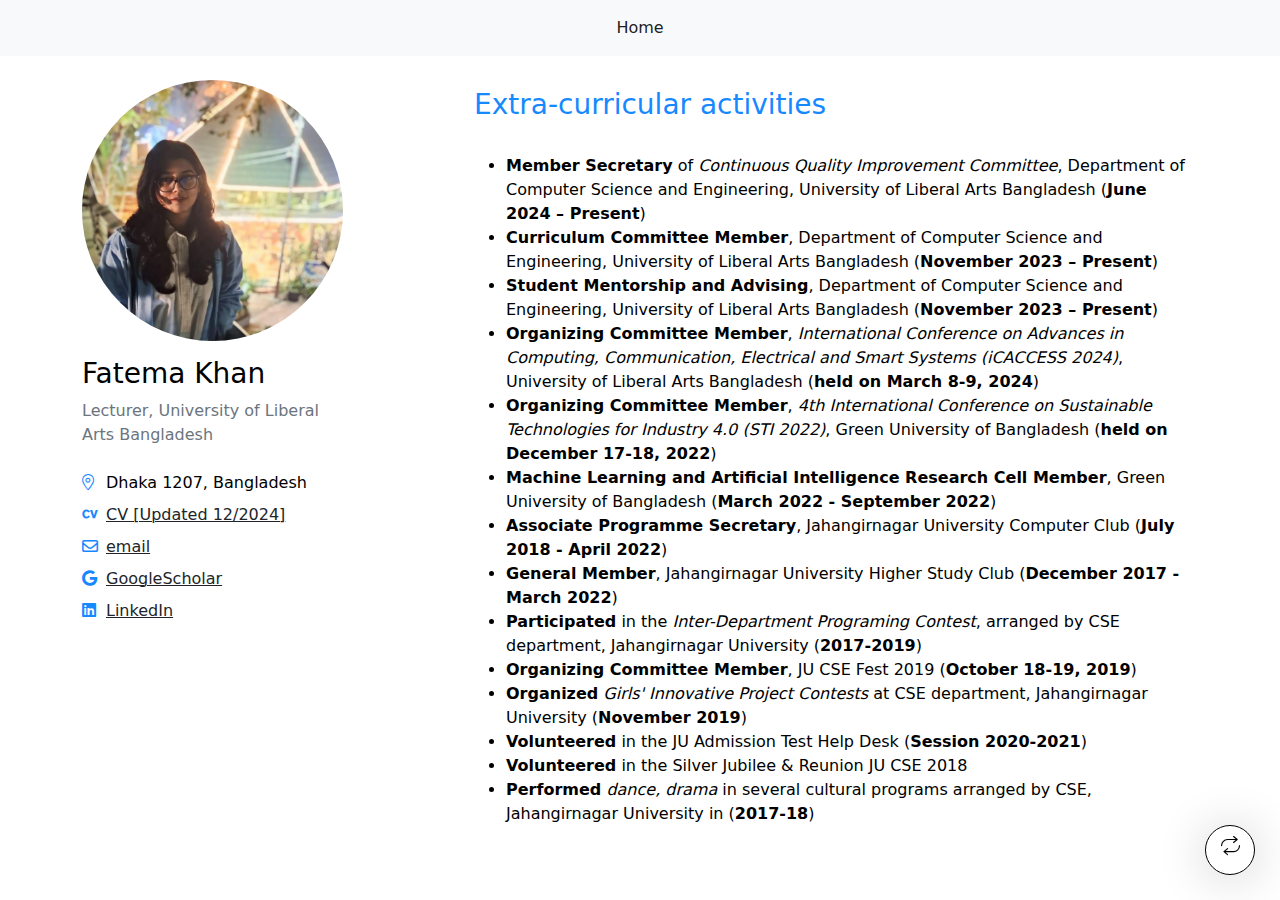
<file: extra-curricular-activities.html>
<!DOCTYPE html>
<html lang="en">

<head>

	<!-- Meta tags -->
	<meta charset="UTF-8">
	<meta name="viewport" content="width=device-width, initial-scale=1.0">
	<meta http-equiv="X-UA-Compatible" content="ie=edge">

	<meta name="description"
		content="Fatema Khan's website, biography, projects, previous experience and published papers.">
	<meta name="keywords"
		content="fatemakhan, FatemaKhan, Fatema Khan, Fatema Khan youtube, Fatema Khan  github, Fatema Khan murcia, Fatema Khan  cv, Fatema Khan portfolio">

	<meta name="author" content="Fatema Khan">
	<meta name="copyright" content="Work protected by copyright; no distribution without permission.">

	<!-- Title + Icon -->
	<title>Fatema Khan</title>
	<link rel="icon" type="image/x-icon" href="images/DP.jpg">

	<!-- Improve SEO -->
	<meta name="robots" content="index,follow">

	<!-- Styles -->
	<link href="css/bootstrap.min.css" rel="stylesheet" crossorigin="anonymous">
	<link rel="stylesheet" href="css/all.css">
	<link rel="stylesheet" href="css/toastr.min.css">
	<link rel="stylesheet" href="css/academicons.min.css">
	<link rel="stylesheet" href="css/main.css">
</head>

<!-- Google tag (gtag.js) -->



<body>

	<!-- Bottom rounded button -->
	<div class="options-button" id="options-toggler"><i class="fa-light fa-arrows-repeat"></i></div>
	<div class="options-button" id="theme"><i class="fa-duotone fa-lightbulb"></i></div>
	<div class="options-button" id="lan"><img class="lang-flag" src="images/en_flag.webp"
			alt="Flag indicating the english language is selected"></div>


	<!-- Navbar  -->
	<nav id="top-nav" class="navbar navbar-expand-md navbar-light bg-light flex-md-nowrap flex-wrap">
		<div class="container justify-content-center">
			<button class="navbar-toggler" type="button" data-bs-toggle="collapse" data-bs-target="#collapsingNavbar3">
				<span class="navbar-toggler-icon"></span>
			</button>
			<div class="navbar-collapse collapse flex-grow-1 justify-content-center" id="collapsingNavbar3">
				<ul class="navbar-nav mx-auto language" id="navbarList">
					<li class="nav-item">
						<a class="nav-link active" href="index.html" data-en="Home">
						</a>
					</li>
				</ul>
			</div>
		</div>
	</nav>

	<div class="container" id="main-content">
		<div class="row content">

			<!-- profile and contact info -->
			<div class="col-md-3 language">
				<div class="row mb-3">
					<div class="col">
						<img src="images/DP.jpg" class="rounded me-auto d-block img-fluid profilepicture" style="
						border-radius: 50% 50% 50% 50% !important;!i;!;" alt="Fatema Khan profile picture">
					</div>
				</div>

				<h3 class="mb-2">Fatema Khan</h3>

				<div class="d-none" id="contadorVisitas"></div>

				<p class="t-secondary mb-4" data-en="Lecturer, University of Liberal Arts Bangladesh">
				</p>

				<div class="row mb-2">
					<div class="col-1">
						<i class="fal fa-map-marker-alt project-color" aria-hidden="true"></i>
					</div>

					<div class="col-10">
						<span data-en=" Dhaka">
						</span>
						1207,
						<span data-en="Bangladesh">
						</span>
					</div>
				</div>

				<div class="row mb-2">
					<div class="col-1">
						<i class="ai ai-cv project-color" aria-hidden="true"></i>
					</div>

					<div class="col-10">
						<a href="assets/img/RESUME_FATEMA_KHAN.pdf" class="link-dark" target="_blank"
							data-en="CV [Updated 12/2024]"></a>
					</div>
				</div>

				<div class="row mb-2">
					<div class="col-1">
						<i class="fa-regular fa-envelope project-color" aria-hidden="true"></i>
					</div>
					<div class="col-10">
						<a href="mailto:fatemakhan3199@gmail.com" class="link-dark">email</a>
					</div>
				</div>
				<div class="row mb-2">
					<div class="col-1">
						<i class="fa-brands fa-google project-color" aria-hidden="true"></i>
					</div>

					<div class="col-10">
						<a href="https://scholar.google.com/citations?user=GdUR4CcAAAAJ&hl=en" class="link-dark"
							target="_blank">GoogleScholar</a>
					</div>
				</div>

				<div class="row mb-2">
					<div class="col-1">
						<i class="fa-brands fa-linkedin project-color" aria-hidden="true"></i>
					</div>

					<div class="col-10">
						<a href="https://www.linkedin.com/in/fatema-khan-jucse" class="link-dark"
							target="_blank">LinkedIn</a>
					</div>
				</div>
			</div>

			<div class="col-md-8 offset-md-1 mb-5 active">
				<div class="container language">
					<h3 class="mt-2 project-color">Extra-curricular activities</h3><br>
					<!-- <ul>
						<li>Member Secretary of Continuous Quality Improvement Committee, Department of Computer Science and Engineering, University of Liberal Arts Bangladesh (June 2024 – Present)</li>
						<li>Curriculum Committee Member, Department of Computer Science and Engineering, University of Liberal Arts Bangladesh (November 2023 – Present)</li>
						<li>Student Mentorship and Advising, Department of Computer Science and Engineering, University of Liberal Arts Bangladesh (November 2023 – Present)</li>
						<li>Organizing Committee Member, International Conference on Advances in Computing, Communication, Electrical and Smart Systems (iCACCESS 2024), University of Liberal Arts Bangladesh (held on March 8-9, 2024)</li>
						<li>Organizing Committee Member, 4th International Conference on Sustainable Technologies for Industry 4.0 (STI 2022), Green University of Bangladesh (held on December 17-18, 2022)</li>
						<li>Machine Learning and Artificial Intelligence Research Cell Member, Green University of Bangladesh (March 2022 - September 2022)</li>
						<li>Associate Programme Secretary, Jahangirnagar University Computer Club (July 2018 - April 2022)</li>
						<li>General Member, Jahangirnagar University Higher Study Club (December 2017 - March 2022)</li>
						<li>Participated in the Inter-Department Programming Contest, arranged by CSE department, Jahangirnagar University (2017-2019)</li>
						<li>Organizing Committee Member, JU CSE Fest 2019 (October 18-19, 2019)</li>
						<li>Organized Girls' Innovative Project Contests at CSE department, Jahangirnagar University (November 2019)</li>
						<li>Volunteered in the JU Admission Test Help Desk (Session 2020-2021)</li>
						<li>Volunteered in the Silver Jubilee & Reunion JU CSE 2018</li>
						<li>Performed dance, drama in several cultural programs arranged by CSE, Jahangirnagar University in 2017-18</li>
					</ul> -->
					<ul>
						<li><b>Member Secretary</b> of <i>Continuous Quality Improvement Committee</i>, Department of Computer Science and Engineering, University of Liberal Arts Bangladesh (<b>June 2024 – Present</b>)</li>
						<li><b>Curriculum Committee Member</b>, Department of Computer Science and Engineering, University of Liberal Arts Bangladesh (<b>November 2023 – Present</b>)</li>
						<li><b>Student Mentorship and Advising</b>, Department of Computer Science and Engineering, University of Liberal Arts Bangladesh (<b>November 2023 – Present</b>)</li>
						<li><b>Organizing Committee Member</b>, <i>International Conference on Advances in Computing, Communication, Electrical and Smart Systems (iCACCESS 2024)</i>, University of Liberal Arts Bangladesh (<b>held on March 8-9, 2024</b>)</li>
						<li><b>Organizing Committee Member</b>, <i>4th International Conference on Sustainable Technologies for Industry 4.0 (STI 2022)</i>, Green University of Bangladesh (<b>held on December 17-18, 2022</b>)</li>
						<li><b>Machine Learning and Artificial Intelligence Research Cell Member</b>, Green University of Bangladesh (<b>March 2022 - September 2022</b>)</li>
						<li><b>Associate Programme Secretary</b>, Jahangirnagar University Computer Club (<b>July 2018 - April 2022</b>)</li>
						<li><b>General Member</b>, Jahangirnagar University Higher Study Club (<b>December 2017 - March 2022</b>)</li>
						<li><b>Participated</b> in the <i>Inter-Department Programing Contest</i>, arranged by CSE department, Jahangirnagar University (<b>2017-2019</b>)</li>
						<li><b>Organizing Committee Member</b>, JU CSE Fest 2019 (<b>October 18-19, 2019</b>)</li>
						<li><b>Organized</b> <i>Girls' Innovative Project Contests</i> at CSE department, Jahangirnagar University (<b>November 2019</b>)</li>
						<li><b>Volunteered</b> in the JU Admission Test Help Desk (<b>Session 2020-2021</b>)</li>
						<li><b>Volunteered</b> in the Silver Jubilee & Reunion JU CSE 2018</li>
						<li><b>Performed</b> <i>dance, drama</i> in several cultural programs arranged by CSE, Jahangirnagar University in (<b>2017-18</b>)</li>
					</ul>
					
				</div>
			</div>
		</div>
	</div>
	<!-- </div> -->

	<!-- Scripts -->
	<script src="js/bootstrap.bundle.min.js" crossorigin="anonymous"></script>
	<script src="js/jquery-3.6.0.min.js" crossorigin="anonymous"></script>
	<script src="js/toastr.min.js"></script>
	<script src="js/main.js"></script>



</body>

</html>
</file>
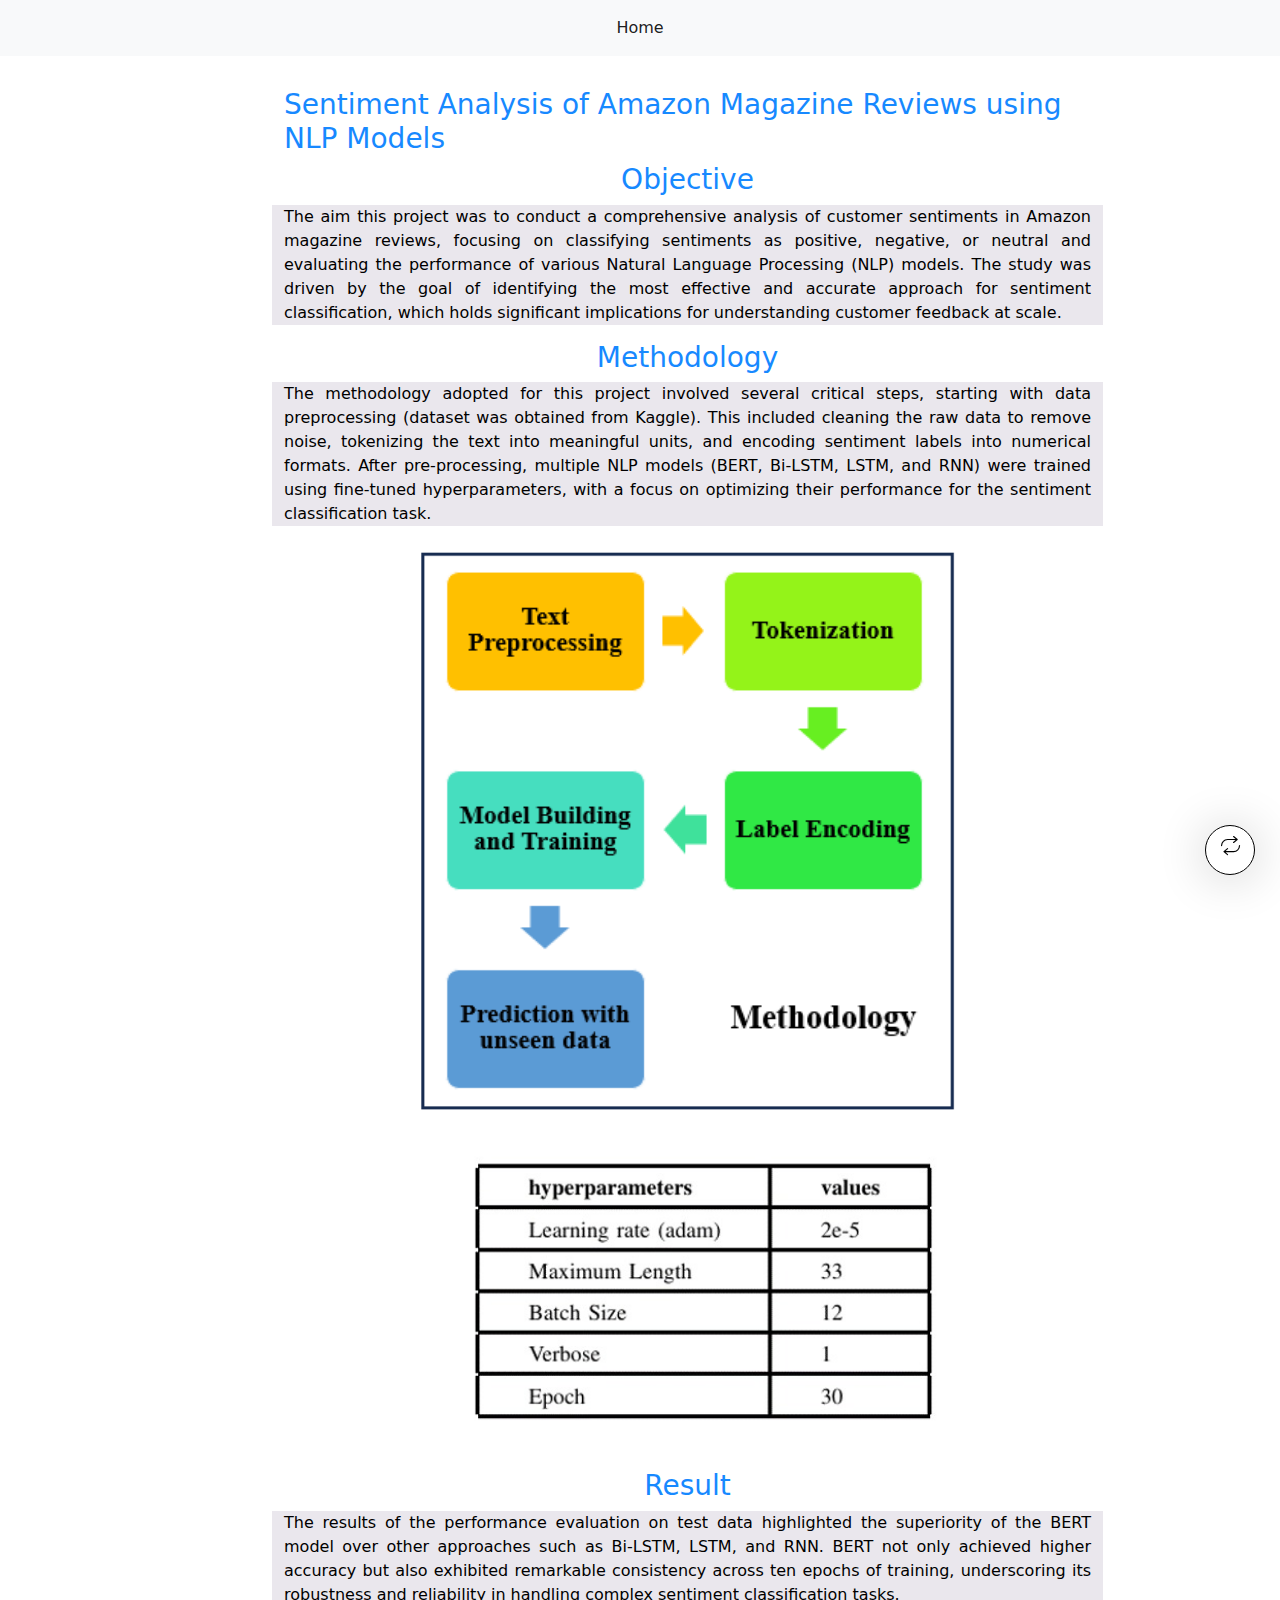
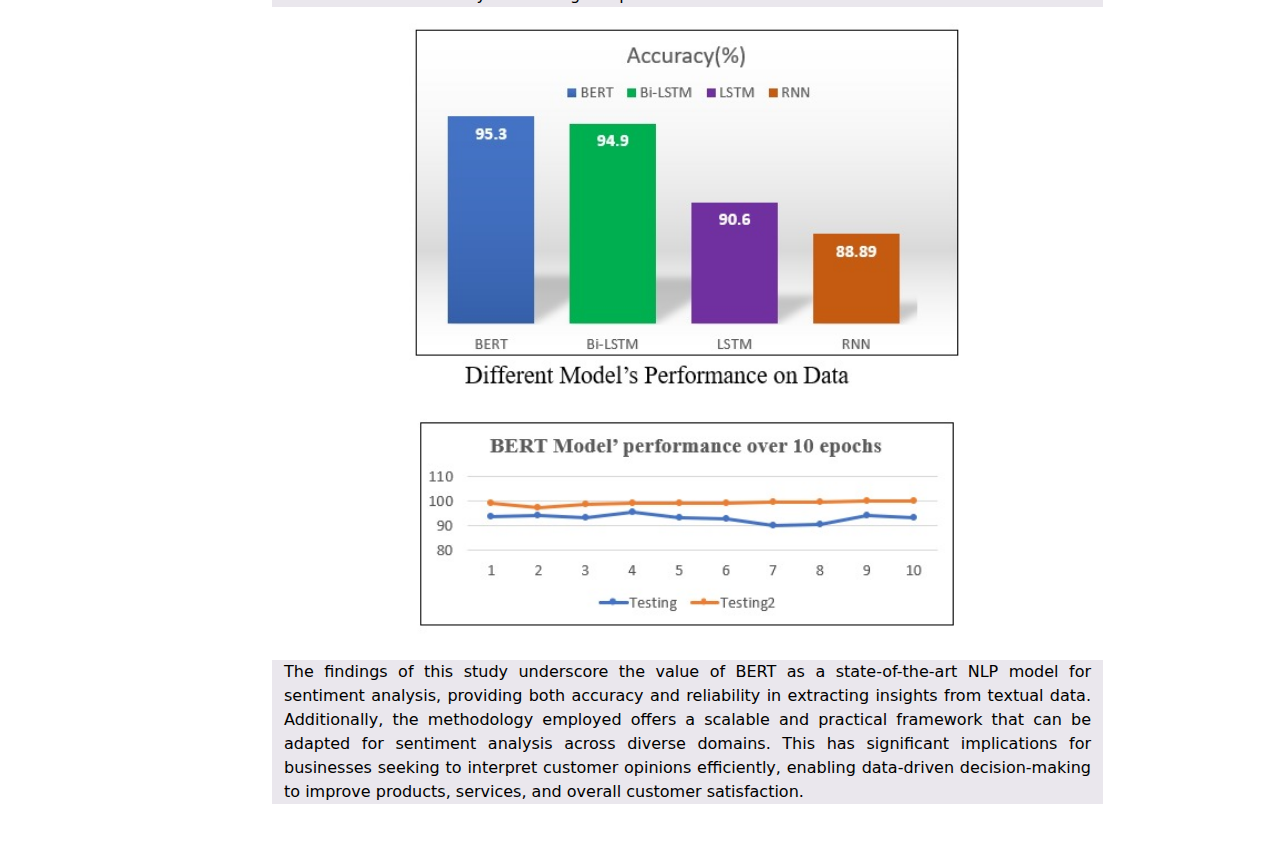
<file: project-1.html>
<!DOCTYPE html>
<html lang="en">

<head>

	<!-- Meta tags -->
	<meta charset="UTF-8">
	<meta name="viewport" content="width=device-width, initial-scale=1.0">
	<meta http-equiv="X-UA-Compatible" content="ie=edge">

	<meta name="description"
		content="Fatema Khan's website, biography, projects, previous experience and published papers.">
	<meta name="keywords"
		content="fatemakhan, FatemaKhan, Fatema Khan, Fatema Khan youtube, Fatema Khan  github, Fatema Khan murcia, Fatema Khan  cv, Fatema Khan portfolio">

	<meta name="author" content="Fatema Khan">
	<meta name="copyright" content="Work protected by copyright; no distribution without permission.">

	<!-- Title + Icon -->
	<title>Fatema Khan</title>
	<link rel="icon" type="image/x-icon" href="images/DP.jpg">

	<!-- Improve SEO -->
	<meta name="robots" content="index,follow">

	<!-- Styles -->
	<link href="css/bootstrap.min.css" rel="stylesheet" crossorigin="anonymous">
	<link rel="stylesheet" href="css/all.css">
	<link rel="stylesheet" href="css/toastr.min.css">
	<link rel="stylesheet" href="css/academicons.min.css">
	<link rel="stylesheet" href="css/main.css">
</head>

<!-- Google tag (gtag.js) -->



<body>

	<!-- Bottom rounded button -->
	<div class="options-button" id="options-toggler"><i class="fa-light fa-arrows-repeat"></i></div>
	<div class="options-button" id="theme"><i class="fa-duotone fa-lightbulb"></i></div>
	<div class="options-button" id="lan"><img class="lang-flag" src="images/en_flag.webp"
			alt="Flag indicating the english language is selected"></div>


	<!-- Navbar  -->
	<nav id="top-nav" class="navbar navbar-expand-md navbar-light bg-light flex-md-nowrap flex-wrap">
		<div class="container justify-content-center">
			<button class="navbar-toggler" type="button" data-bs-toggle="collapse" data-bs-target="#collapsingNavbar3">
				<span class="navbar-toggler-icon"></span>
			</button>
			<div class="navbar-collapse collapse flex-grow-1 justify-content-center" id="collapsingNavbar3">
				<ul class="navbar-nav mx-auto language" id="navbarList">
					<li class="nav-item">
						<a class="nav-link active" href="index.html" data-en="Home">
						</a>
					</li>
				</ul>
			</div>
		</div>
	</nav>

	<div class="container" id="main-content">
		<div class="row content">

			<!-- About Me -->
			<div class="col-md-9 offset-md-2 mb-5 active" id="aboutmeContent">
				<div class="container">
					<div class="row language">
						<h3 id="researchinterestsH4" class="mt-2 project-color" data-es="Sentiment Analysis of Amazon Magazine Reviews 
						using NLP models" data-en="Sentiment Analysis of Amazon Magazine Reviews 
							using NLP Models">
						</h3>
						<h3 class="text-center project-color">Objective</h3>
						<p class="project-overview">
							The aim this project was to conduct a comprehensive analysis of customer sentiments in
							Amazon magazine reviews, focusing on classifying sentiments as positive, negative, or
							neutral and evaluating the performance of various Natural Language Processing (NLP) models.
							The study was driven by the goal of identifying the most effective and accurate approach for
							sentiment classification, which holds significant implications for understanding customer
							feedback at scale.
						</p>
						<h3 class="text-center project-color">Methodology </h3>
						<p class="project-overview">
							The methodology adopted for this project involved several critical steps, starting with data
							preprocessing (dataset was obtained from Kaggle). This included cleaning the raw data to
							remove noise, tokenizing the text into meaningful units, and encoding sentiment labels into
							numerical formats. After pre-processing, multiple NLP models (BERT, Bi-LSTM, LSTM, and RNN)
							were trained using fine-tuned hyperparameters, with a focus on optimizing their performance
							for the sentiment classification task.
						</p>

						<img src="assets/project/pro-1-1.png" class="image-size" alt=""><br>
						<img src="assets/project/pro-2-1.jpeg" class="image-size" alt="">
						<h3 class="text-center project-color">Result </h3>
						<p class="project-overview">
							The results of the performance evaluation on test data highlighted the superiority of the
							BERT model over other approaches such as Bi-LSTM, LSTM, and RNN. BERT not only achieved
							higher accuracy but also exhibited remarkable consistency across ten epochs of training,
							underscoring its robustness and reliability in handling complex sentiment classification
							tasks.
						</p>
						<img src="assets/project/pro-3-1.jpeg" class="image-size" alt=""><br>
						<img src="assets/project/pro-4-1.jpeg" class="image-size" alt=""><br>
						<p class="project-overview">
							The findings of this study underscore the value of BERT as a state-of-the-art NLP model for
							sentiment analysis, providing both accuracy and reliability in extracting insights from
							textual data. Additionally, the methodology employed offers a scalable and practical
							framework that can be adapted for sentiment analysis across diverse domains. This has
							significant implications for businesses seeking to interpret customer opinions efficiently,
							enabling data-driven decision-making to improve products, services, and overall customer
							satisfaction.
						</p>
					</div>
				</div>
			</div>
		</div>
	</div>

	<!-- Scripts -->
	<script src="js/bootstrap.bundle.min.js" crossorigin="anonymous"></script>
	<script src="js/jquery-3.6.0.min.js" crossorigin="anonymous"></script>
	<script src="js/toastr.min.js"></script>
	<script src="js/main.js"></script>



</body>

</html>
</file>
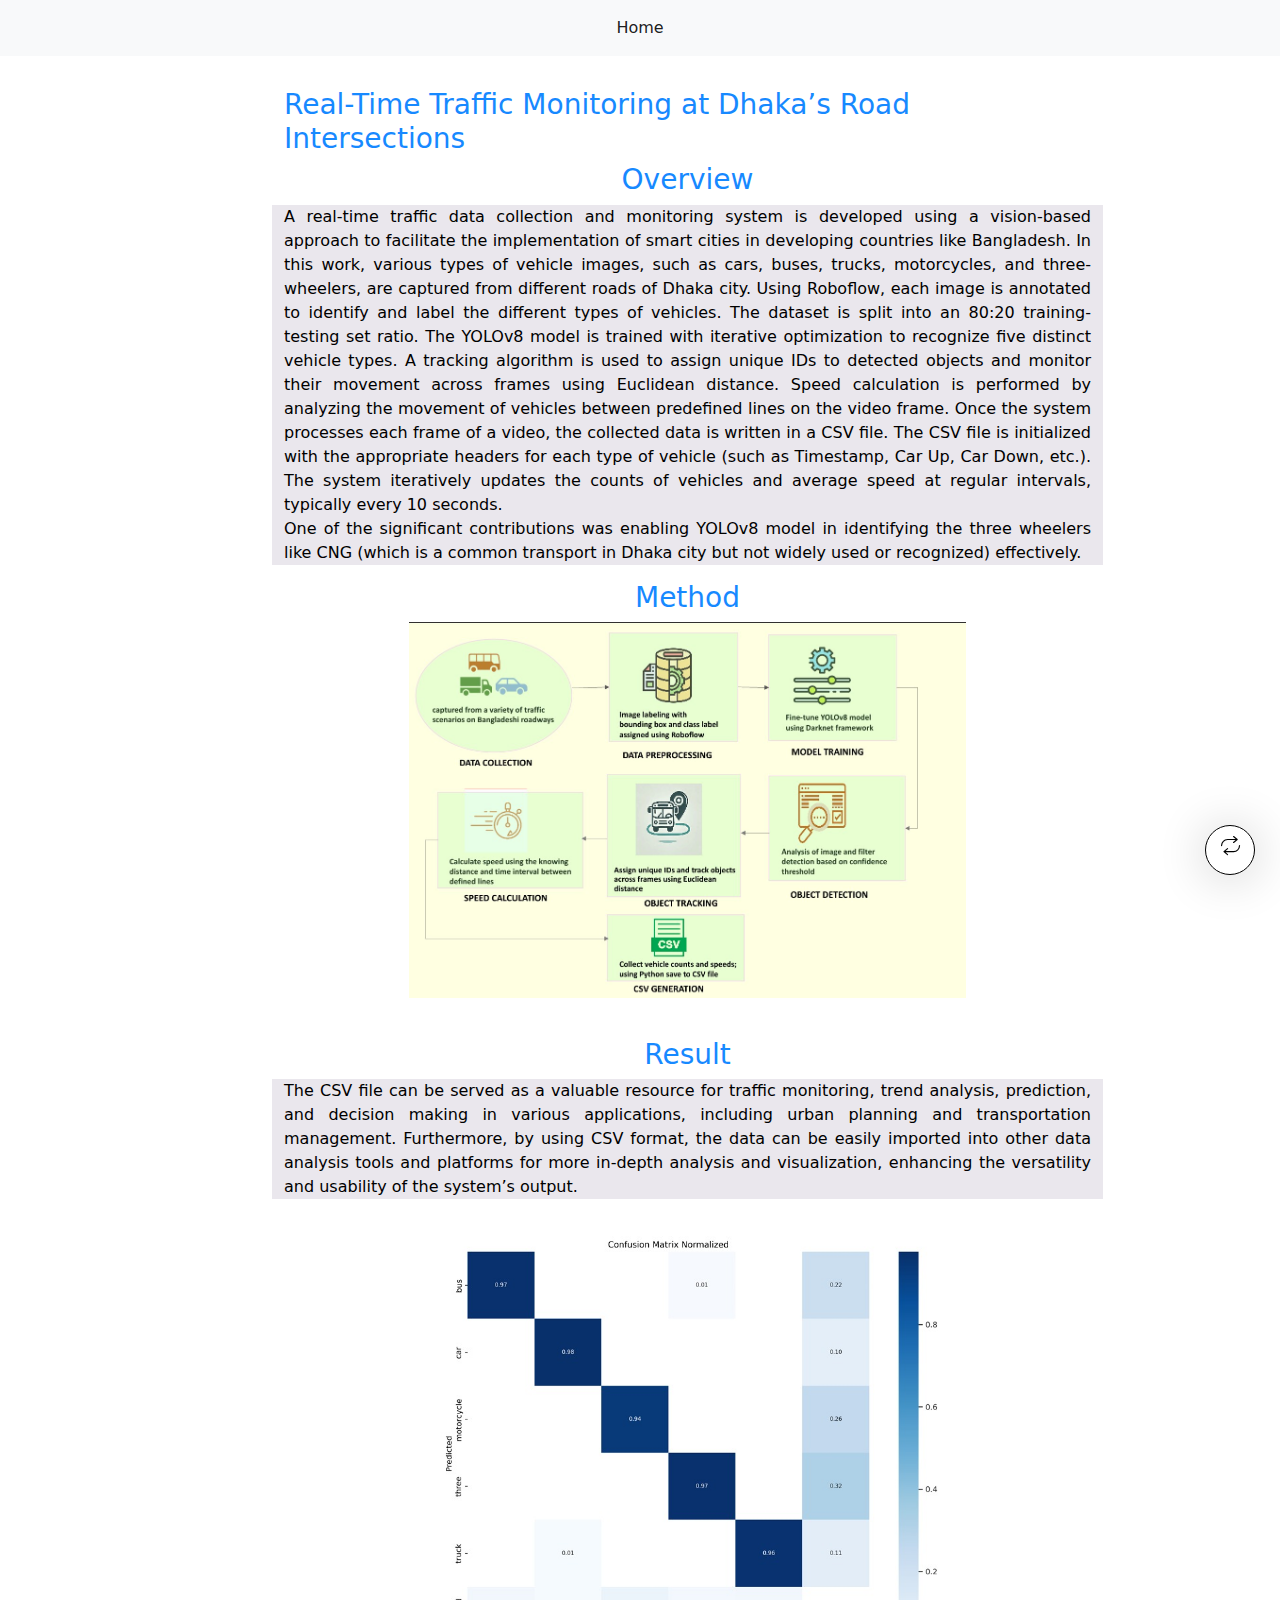
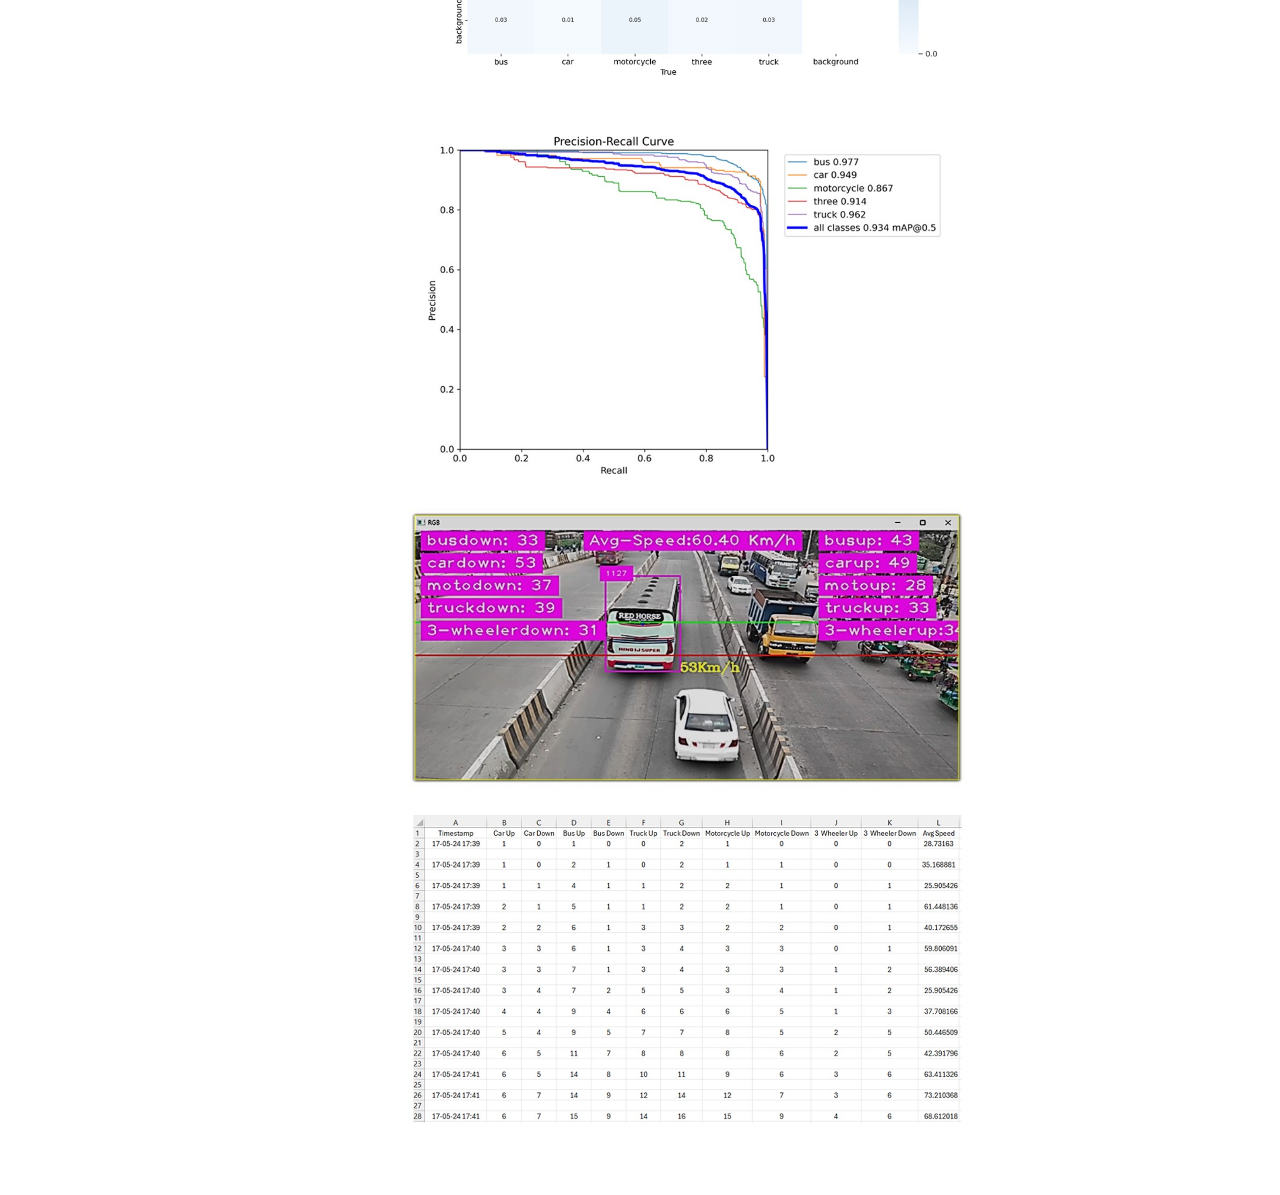
<file: project-2.html>
<!DOCTYPE html>
<html lang="en">

<head>

	<!-- Meta tags -->
	<meta charset="UTF-8">
	<meta name="viewport" content="width=device-width, initial-scale=1.0">
	<meta http-equiv="X-UA-Compatible" content="ie=edge">

	<meta name="description"
		content="Fatema Khan's website, biography, projects, previous experience and published papers.">
	<meta name="keywords"
		content="fatemakhan, FatemaKhan, Fatema Khan, Fatema Khan youtube, Fatema Khan  github, Fatema Khan murcia, Fatema Khan  cv, Fatema Khan portfolio">

	<meta name="author" content="Fatema Khan">
	<meta name="copyright" content="Work protected by copyright; no distribution without permission.">

	<!-- Title + Icon -->
	<title>Fatema Khan</title>
	<link rel="icon" type="image/x-icon" href="images/DP.jpg">

	<!-- Improve SEO -->
	<meta name="robots" content="index,follow">

	<!-- Styles -->
	<link href="css/bootstrap.min.css" rel="stylesheet" crossorigin="anonymous">
	<link rel="stylesheet" href="css/all.css">
	<link rel="stylesheet" href="css/toastr.min.css">
	<link rel="stylesheet" href="css/academicons.min.css">
	<link rel="stylesheet" href="css/main.css">
</head>

<!-- Google tag (gtag.js) -->



<body>

	<!-- Bottom rounded button -->
	<div class="options-button" id="options-toggler"><i class="fa-light fa-arrows-repeat"></i></div>
	<div class="options-button" id="theme"><i class="fa-duotone fa-lightbulb"></i></div>
	<div class="options-button" id="lan"><img class="lang-flag" src="images/en_flag.webp"
			alt="Flag indicating the english language is selected"></div>


	<!-- Navbar  -->
	<nav id="top-nav" class="navbar navbar-expand-md navbar-light bg-light flex-md-nowrap flex-wrap">
		<div class="container justify-content-center">
			<button class="navbar-toggler" type="button" data-bs-toggle="collapse" data-bs-target="#collapsingNavbar3">
				<span class="navbar-toggler-icon"></span>
			</button>
			<div class="navbar-collapse collapse flex-grow-1 justify-content-center" id="collapsingNavbar3">
				<ul class="navbar-nav mx-auto language" id="navbarList">
					<li class="nav-item">
						<a class="nav-link active" href="index.html" data-en="Home">
						</a>
					</li>
				</ul>
			</div>
		</div>
	</nav>

	<div class="container" id="main-content">
		<div class="row content">

			<!-- About Me -->
			<div class="col-md-9 offset-md-2 mb-5 active" id="aboutmeContent">
				<div class="container">
					<div class="row language">
						<h3 id="researchinterestsH4" class="mt-2 project-color"
							data-es="Real-Time Traffic Monitoring at Dhaka’s Road Intersections"
							data-en="Real-Time Traffic Monitoring at Dhaka’s Road Intersections">
						</h3>
						<h3 class="text-center project-color">Overview</h3>
						<p class="project-overview">
							A real-time traffic data collection and monitoring system is developed using a vision-based
							approach to facilitate the implementation of smart cities in developing countries like
							Bangladesh.
							In this work, various types of vehicle images, such as cars, buses, trucks, motorcycles, and
							three-wheelers, are captured from different roads of Dhaka city. Using Roboflow, each image
							is annotated to identify and label the different types of vehicles. The dataset is split
							into an 80:20 training-testing set ratio. The YOLOv8 model is trained with iterative
							optimization to recognize five distinct vehicle types. A tracking algorithm is used to
							assign unique IDs to detected objects and monitor their movement across frames using
							Euclidean distance. Speed calculation is performed by analyzing the movement of vehicles
							between predefined lines on the video frame. Once the system processes each frame of a
							video, the collected data is written in a CSV file. The CSV file is initialized with the
							appropriate headers for each type of vehicle (such as Timestamp, Car Up, Car Down, etc.).
							The system iteratively updates the counts of vehicles and average speed at regular
							intervals, typically every 10 seconds.<br/>
							One of the significant contributions was enabling YOLOv8 model in identifying the three
							wheelers like CNG (which is a common transport in Dhaka city but not widely used or
							recognized) effectively.
						</p>
						<h3 class="text-center project-color">Method </h3>
						<img  class="image-size" src="assets/project/project-2-1.jpg" alt=""><br /><br />
						<h3 class="text-center project-color" style="padding-top: 20px;">Result </h3>
						<p class="project-overview">
							The CSV file can be served as a valuable resource for traffic monitoring, trend analysis,
							prediction, and decision
							making in various applications, including urban planning and transportation management.
							Furthermore, by using CSV
							format, the data can be easily imported into other data analysis tools and platforms for
							more in-depth analysis and
							visualization, enhancing the versatility and usability of the system’s output.
						</p>
						<img  class="image-size" src="assets/project/pro-1-2.jpeg" alt=""><br /><br />
						<img  class="image-size" src="assets/project/project-2-4.jpg" alt=""><br /><br />
						<img  class="image-size" src="assets/project/project-2-2.jpg" alt=""><br /><br />
						<img  class="image-size" src="assets/project/project-2-3.jpg" alt="">
					</div>
				</div>
			</div>
		</div>
	</div>

	<!-- Scripts -->
	<script src="js/bootstrap.bundle.min.js" crossorigin="anonymous"></script>
	<script src="js/jquery-3.6.0.min.js" crossorigin="anonymous"></script>
	<script src="js/toastr.min.js"></script>
	<script src="js/main.js"></script>



</body>

</html>
</file>
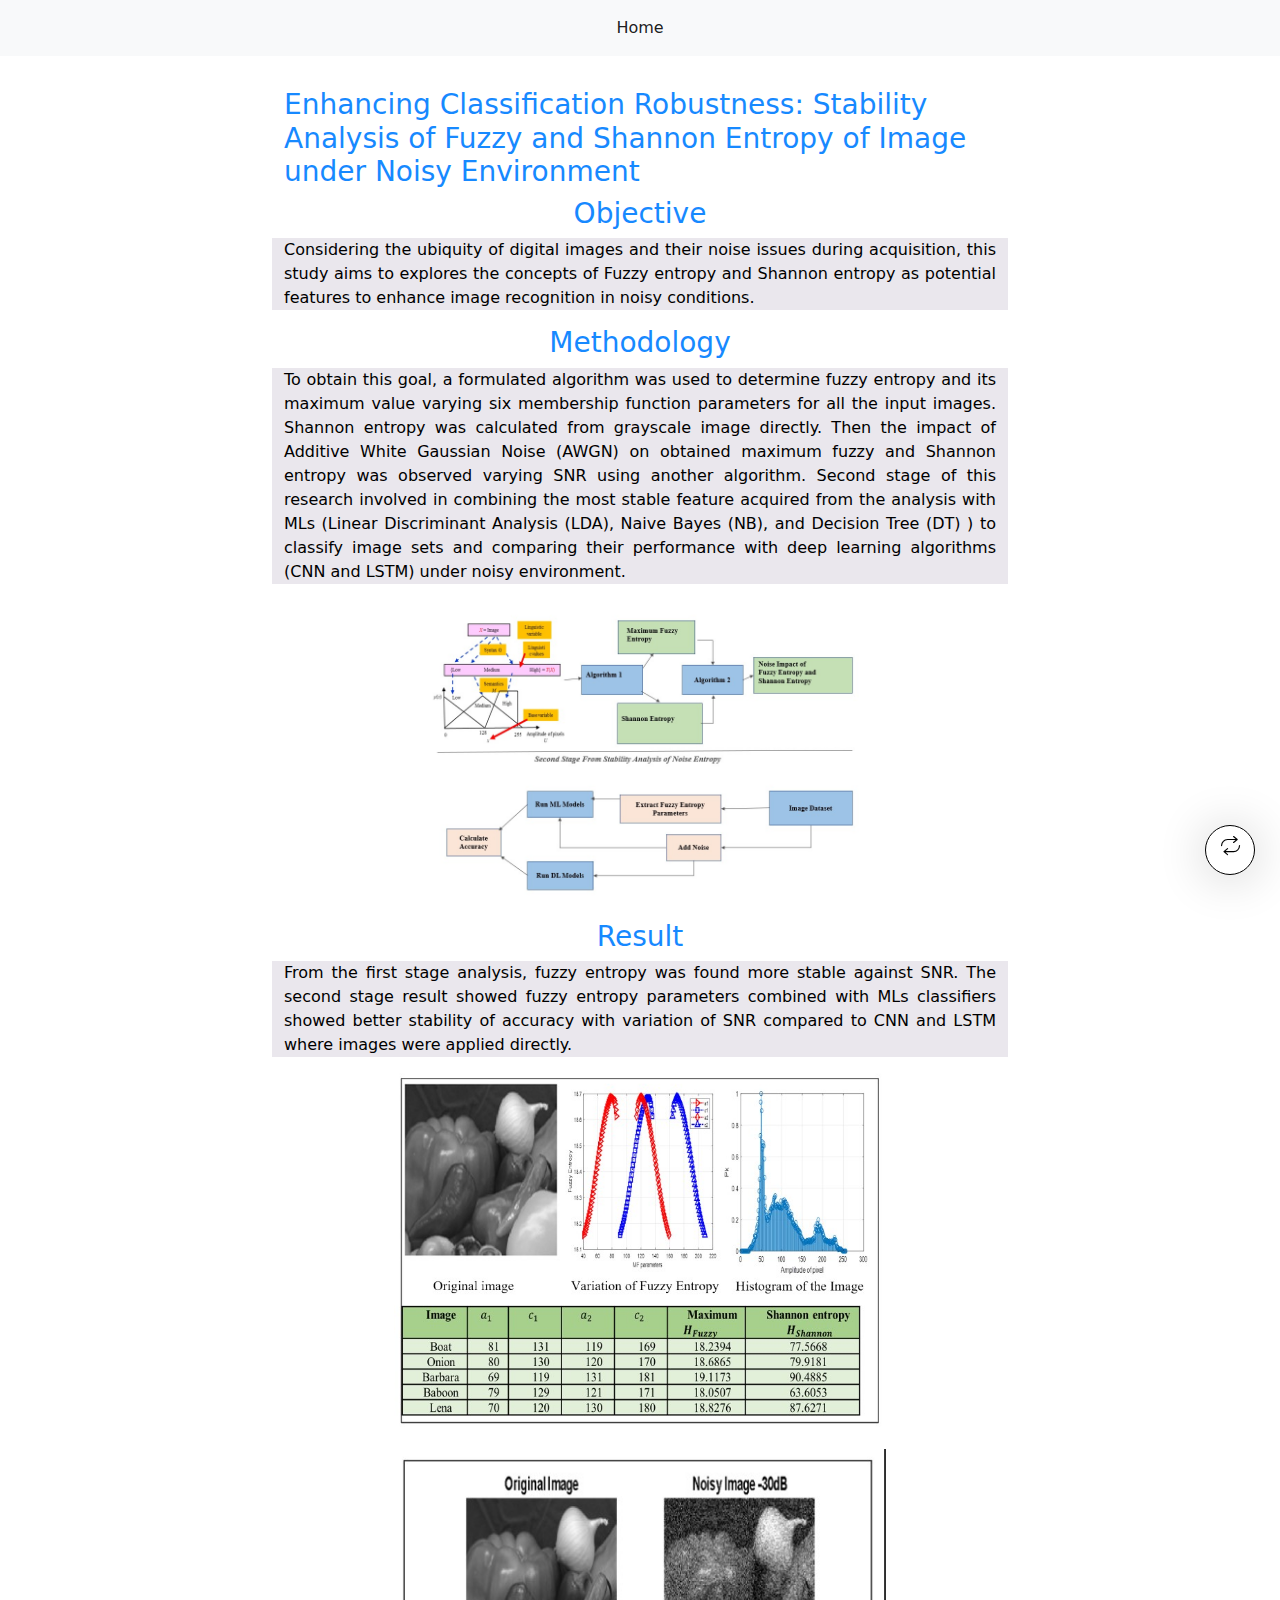
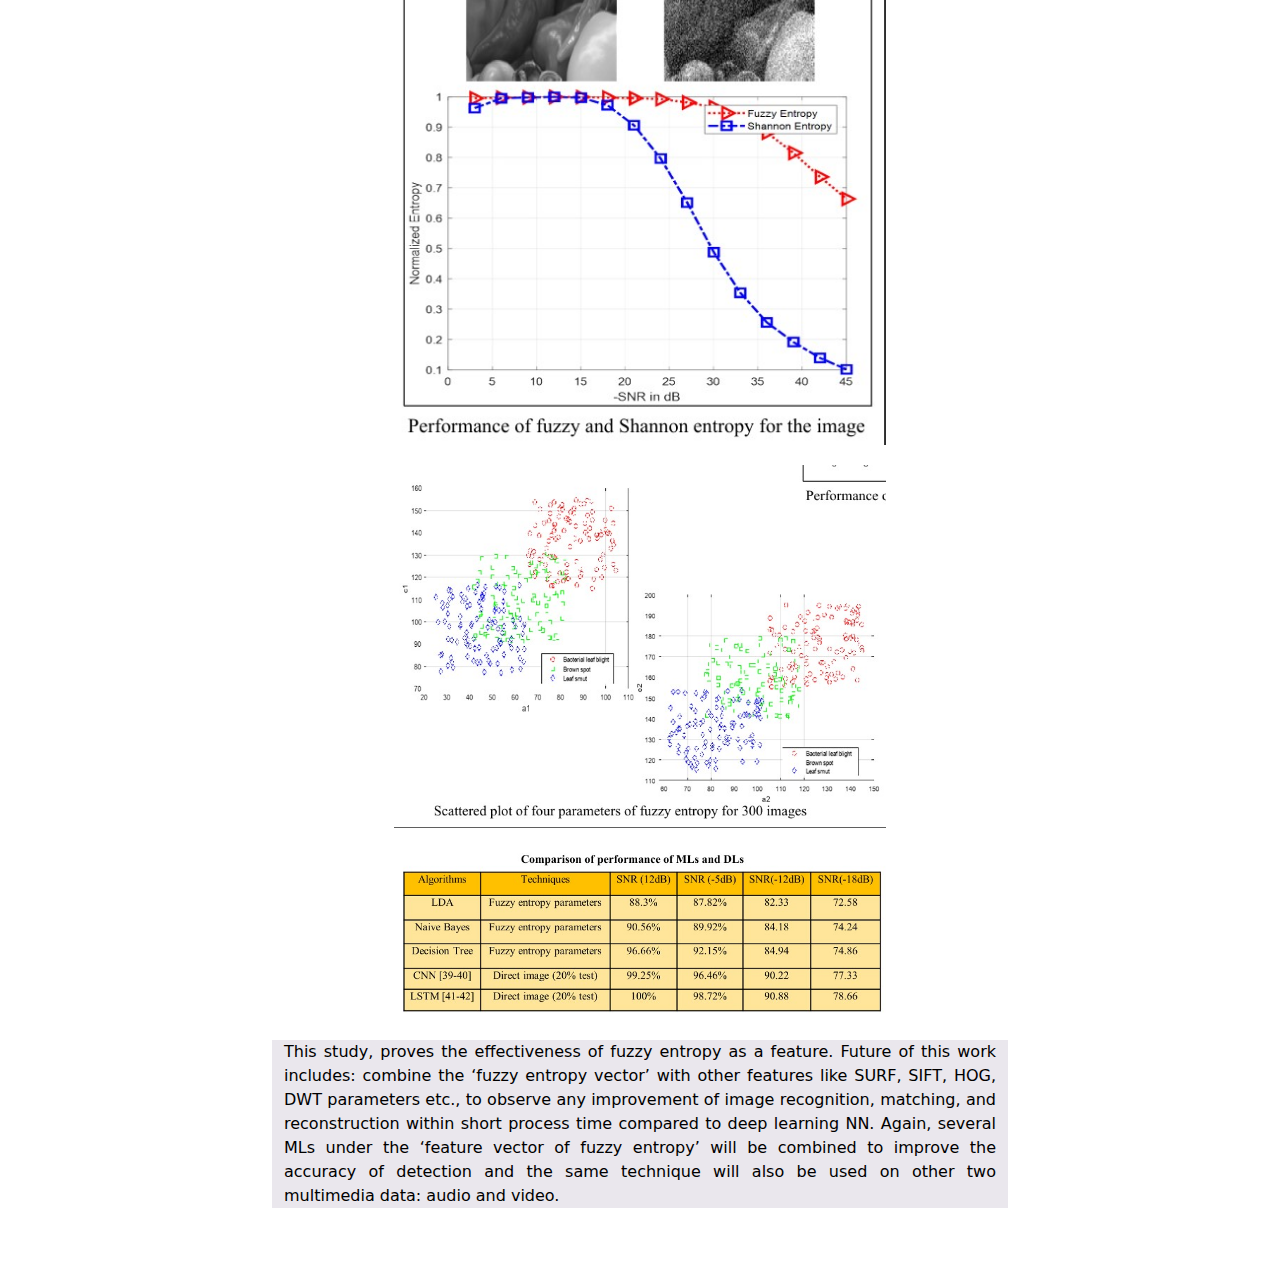
<file: project-3.html>
<!DOCTYPE html>
<html lang="en">

<head>

	<!-- Meta tags -->
	<meta charset="UTF-8">
	<meta name="viewport" content="width=device-width, initial-scale=1.0">
	<meta http-equiv="X-UA-Compatible" content="ie=edge">

	<meta name="description"
		content="Fatema Khan's website, biography, projects, previous experience and published papers.">
	<meta name="keywords"
		content="fatemakhan, FatemaKhan, Fatema Khan, Fatema Khan youtube, Fatema Khan  github, Fatema Khan murcia, Fatema Khan  cv, Fatema Khan portfolio">

	<meta name="author" content="Fatema Khan">
	<meta name="copyright" content="Work protected by copyright; no distribution without permission.">

	<!-- Title + Icon -->
	<title>Fatema Khan</title>
	<link rel="icon" type="image/x-icon" href="images/DP.jpg">

	<!-- Improve SEO -->
	<meta name="robots" content="index,follow">

	<!-- Styles -->
	<link href="css/bootstrap.min.css" rel="stylesheet" crossorigin="anonymous">
	<link rel="stylesheet" href="css/all.css">
	<link rel="stylesheet" href="css/toastr.min.css">
	<link rel="stylesheet" href="css/academicons.min.css">
	<link rel="stylesheet" href="css/main.css">
</head>

<!-- Google tag (gtag.js) -->



<body>

	<!-- Bottom rounded button -->
	<div class="options-button" id="options-toggler"><i class="fa-light fa-arrows-repeat"></i></div>
	<div class="options-button" id="theme"><i class="fa-duotone fa-lightbulb"></i></div>
	<div class="options-button" id="lan"><img class="lang-flag" src="images/en_flag.webp"
			alt="Flag indicating the english language is selected"></div>


	<!-- Navbar  -->
	<nav id="top-nav" class="navbar navbar-expand-md navbar-light bg-light flex-md-nowrap flex-wrap">
		<div class="container justify-content-center">
			<button class="navbar-toggler" type="button" data-bs-toggle="collapse" data-bs-target="#collapsingNavbar3">
				<span class="navbar-toggler-icon"></span>
			</button>
			<div class="navbar-collapse collapse flex-grow-1 justify-content-center" id="collapsingNavbar3">
				<ul class="navbar-nav mx-auto language" id="navbarList">
					<li class="nav-item">
						<a class="nav-link active" href="index.html" data-en="Home">
						</a>
					</li>
				</ul>
			</div>
		</div>
	</nav>

	<div class="container" id="main-content">
		<div class="row content">

			<!-- About Me -->
			<div class="col-md-8 offset-md-2 mb-5 active" id="aboutmeContent">
				<div class="container">
					<div class="row language">
						<h3 id="researchinterestsH4" class="mt-2 project-color" data-es="Enhancing Classification Robustness: Stability Analysis of Fuzzy and Shannon Entropy of Image under Noisy 
						Environment" data-en="Enhancing Classification Robustness: Stability Analysis of Fuzzy and Shannon Entropy of Image under Noisy 
							Environment">
						</h3>
						<h3 class="text-center project-color">Objective</h3>
						<p class="project-overview">
							Considering the ubiquity of digital images and their noise issues during acquisition, this
							study aims to explores the concepts of Fuzzy entropy and Shannon entropy as potential
							features to enhance image recognition in noisy conditions.
						</p>


						<h3 class="text-center project-color">Methodology </h3>
						<p class="project-overview">
							To obtain this goal, a formulated algorithm was used to determine fuzzy entropy and its
							maximum value varying six membership function parameters for all the input images. Shannon
							entropy was calculated from grayscale image directly. Then the impact of Additive White
							Gaussian Noise (AWGN) on obtained maximum fuzzy and Shannon entropy was observed varying SNR
							using another algorithm. Second stage of this research involved in combining the most stable
							feature acquired from the analysis with MLs (Linear Discriminant Analysis (LDA), Naive Bayes
							(NB), and Decision Tree (DT) ) to classify image sets and comparing their performance with
							deep learning algorithms (CNN and LSTM) under noisy environment.
						</p><br /><br />
						<img  class="image-size" src="assets/project/project-3-1.jpg" alt=""><br />
						<h3 class="text-center project-color">Result </h3>
						<p class="project-overview">
							From the first stage analysis, fuzzy entropy was found more stable against SNR. The second
							stage result showed fuzzy entropy parameters combined with MLs classifiers showed better
							stability of accuracy with variation of SNR compared to CNN and LSTM where images were
							applied directly.
						</p><br /><br />
						<img  class="image-size" src="assets/project/project-3-2.jpg" alt=""><br /><br />
						<img  class="image-size" src="assets/project/project-3-3.jpg" alt=""><br /><br />
						<img  class="image-size" src="assets/project/project-3-5.jpg" alt=""><br /><br />
						<img  class="image-size" src="assets/project/project-3-4.jpg" alt=""><br /><br />
						<!-- <img  class="image-size" src="assets/project/project-3-7.jpg" alt=""><br /><br /> -->
						<p class="project-overview">
							This study, proves the effectiveness of fuzzy entropy as a feature. Future of this work
							includes: combine the ‘fuzzy entropy vector’ with other features like SURF, SIFT, HOG, DWT
							parameters etc., to observe any improvement of image recognition, matching, and
							reconstruction within short process time compared to deep learning NN. Again, several MLs
							under the ‘feature vector of fuzzy entropy’ will be combined to improve the accuracy of
							detection and the same technique will also be used on other two multimedia data: audio and
							video.
						</p>

					</div>
				</div>
			</div>
		</div>
	</div>

	<!-- Scripts -->
	<script src="js/bootstrap.bundle.min.js" crossorigin="anonymous"></script>
	<script src="js/jquery-3.6.0.min.js" crossorigin="anonymous"></script>
	<script src="js/toastr.min.js"></script>
	<script src="js/main.js"></script>



</body>

</html>
</file>
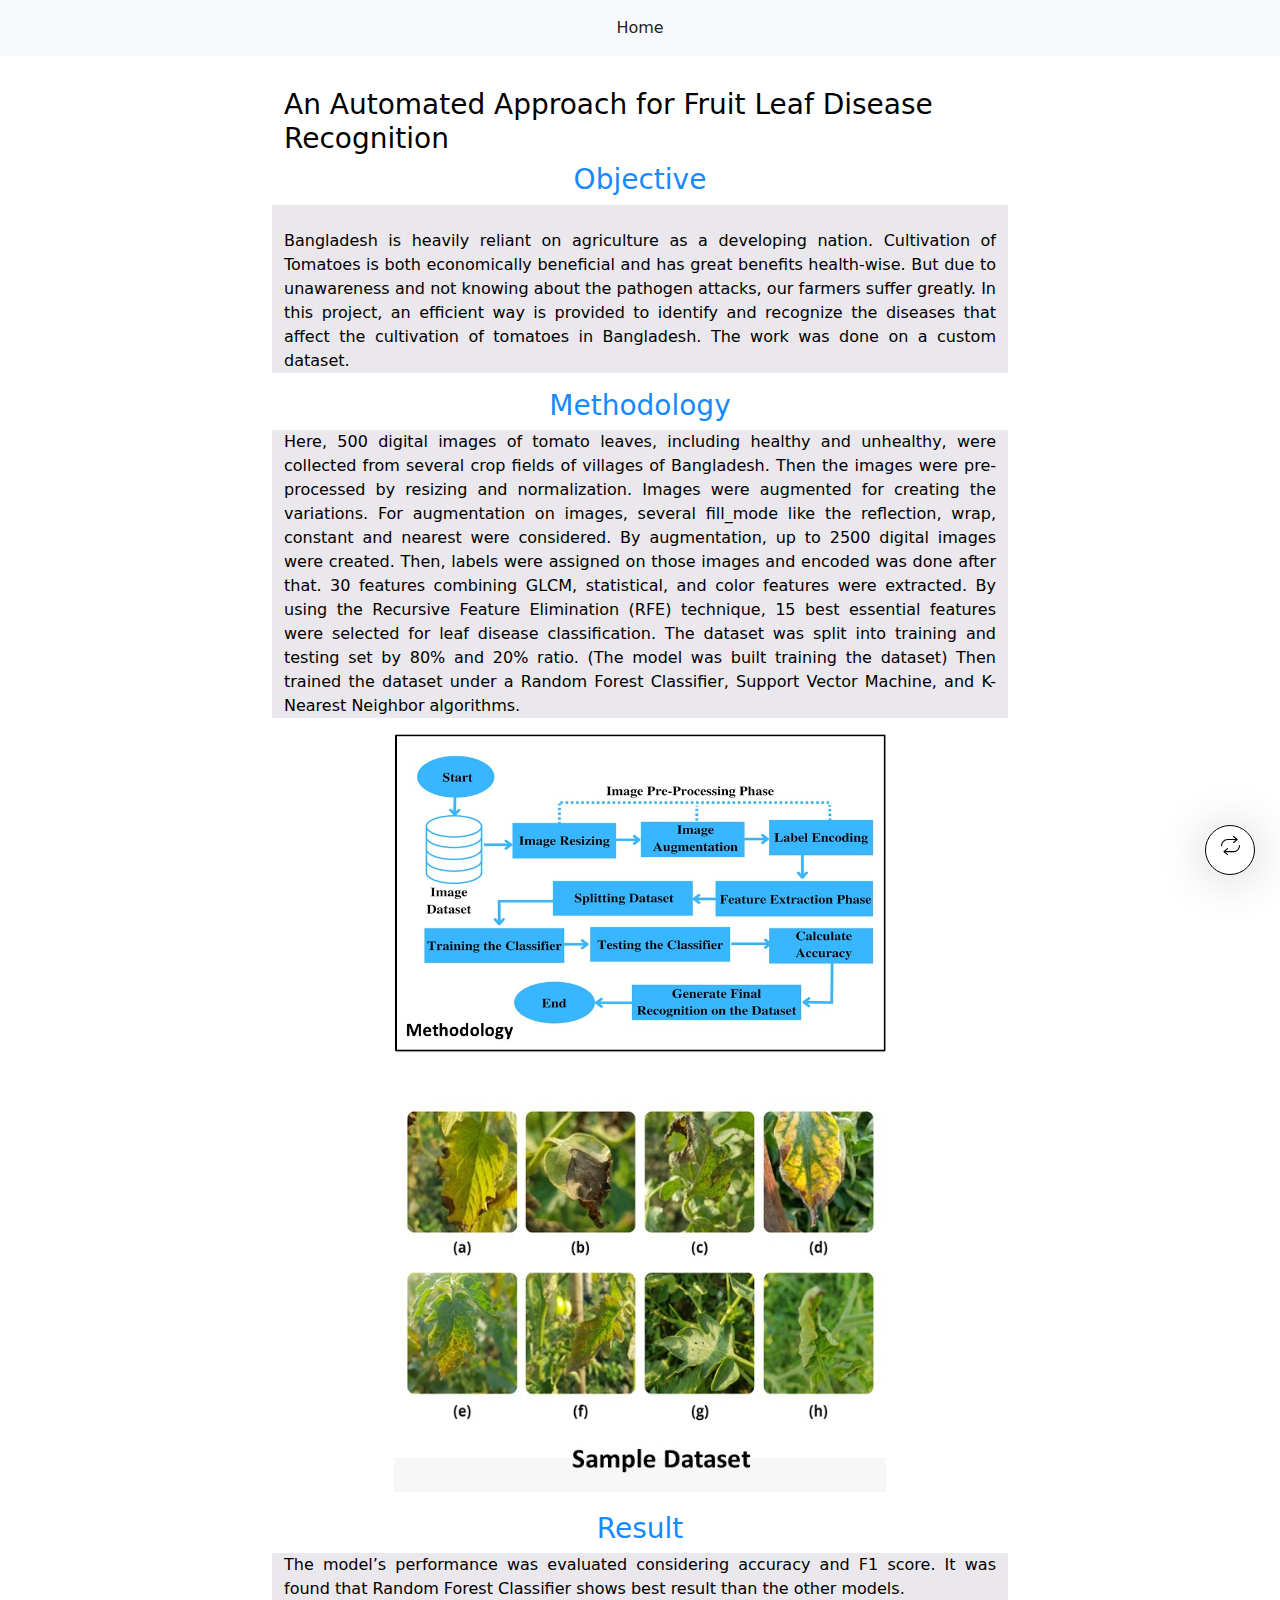
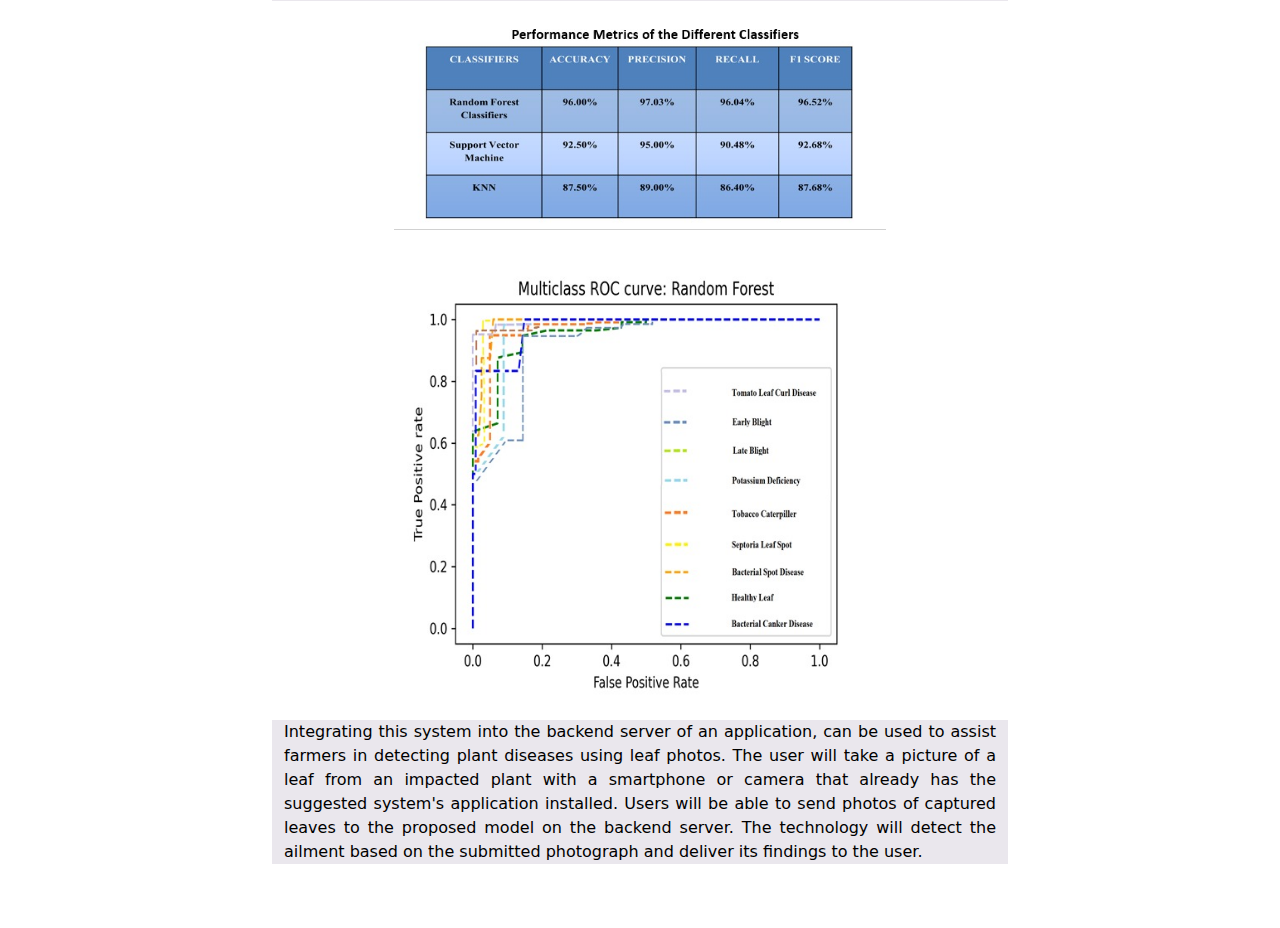
<file: project-4.html>
<!DOCTYPE html>
<html lang="en">

<head>

	<!-- Meta tags -->
	<meta charset="UTF-8">
	<meta name="viewport" content="width=device-width, initial-scale=1.0">
	<meta http-equiv="X-UA-Compatible" content="ie=edge">

	<meta name="description"
		content="Fatema Khan's website, biography, projects, previous experience and published papers.">
	<meta name="keywords"
		content="fatemakhan, FatemaKhan, Fatema Khan, Fatema Khan youtube, Fatema Khan  github, Fatema Khan murcia, Fatema Khan  cv, Fatema Khan portfolio">

	<meta name="author" content="Fatema Khan">
	<meta name="copyright" content="Work protected by copyright; no distribution without permission.">

	<!-- Title + Icon -->
	<title>Fatema Khan</title>
	<link rel="icon" type="image/x-icon" href="images/DP.jpg">

	<!-- Improve SEO -->
	<meta name="robots" content="index,follow">

	<!-- Styles -->
	<link href="css/bootstrap.min.css" rel="stylesheet" crossorigin="anonymous">
	<link rel="stylesheet" href="css/all.css">
	<link rel="stylesheet" href="css/toastr.min.css">
	<link rel="stylesheet" href="css/academicons.min.css">
	<link rel="stylesheet" href="css/main.css">
</head>

<!-- Google tag (gtag.js) -->



<body>

	<!-- Bottom rounded button -->
	<div class="options-button" id="options-toggler"><i class="fa-light fa-arrows-repeat"></i></div>
	<div class="options-button" id="theme"><i class="fa-duotone fa-lightbulb"></i></div>
	<div class="options-button" id="lan"><img class="lang-flag" src="images/en_flag.webp"
			alt="Flag indicating the english language is selected"></div>


	<!-- Navbar  -->
	<nav id="top-nav" class="navbar navbar-expand-md navbar-light bg-light flex-md-nowrap flex-wrap">
		<div class="container justify-content-center">
			<button class="navbar-toggler" type="button" data-bs-toggle="collapse" data-bs-target="#collapsingNavbar3">
				<span class="navbar-toggler-icon"></span>
			</button>
			<div class="navbar-collapse collapse flex-grow-1 justify-content-center" id="collapsingNavbar3">
				<ul class="navbar-nav mx-auto language" id="navbarList">
					<li class="nav-item">
						<a class="nav-link active" href="index.html" data-en="Home">
						</a>
					</li>
				</ul>
			</div>
		</div>
	</nav>

	<div class="container" id="main-content">
		<div class="row content">

			<!-- About Me -->
			<div class="col-md-8 offset-md-2 mb-5 active" id="aboutmeContent">
				<div class="container">
					<div class="row language">
						<h3 id="researchinterestsH4" class="mt-2" data-es="An Automated Approach for Fruit Leaf 
						Disease Recognition" data-en="An Automated Approach for Fruit Leaf 
							Disease Recognition">
						</h3>
						<h3 class="text-center project-color">Objective</h3>
						<p class="project-overview"><br />
							Bangladesh is heavily reliant on agriculture as a developing nation. Cultivation of Tomatoes
							is both economically beneficial and has great benefits health-wise. But due to unawareness
							and not knowing about the pathogen attacks, our farmers suffer greatly. In this project, an
							efficient way is provided to identify and recognize the diseases that affect the cultivation
							of tomatoes in Bangladesh. The work was done on a custom dataset.
						</p>


						<h3 class="text-center project-color">Methodology </h3>
						<p class="project-overview">Here, 500 digital images of tomato leaves, including healthy and
							unhealthy, were collected from several crop fields of villages of Bangladesh. Then the
							images were pre-processed by resizing and normalization. Images were augmented for creating
							the variations. For augmentation on images, several fill_mode like the reflection, wrap,
							constant and nearest were considered. By augmentation, up to 2500 digital images were
							created. Then, labels were assigned on those images and encoded was done after that. 30
							features combining GLCM, statistical, and color features were extracted. By using the
							Recursive Feature Elimination (RFE) technique, 15 best essential features were selected for
							leaf disease classification. The dataset was split into training and testing set by 80% and
							20% ratio. (The model was built training the dataset) Then trained the dataset under a
							Random Forest Classifier, Support Vector Machine, and K-Nearest Neighbor algorithms. </p>
						<img  class="image-size" src="assets/project/pro-1-4.jpeg" alt="">
						<img  class="image-size" src="assets/project/pro-2-4.jpeg" alt="">
						<h3 class="text-center project-color">Result </h3><br>
						<p class="project-overview">
							The model’s performance was evaluated considering accuracy and F1 score. It was found that
							Random Forest Classifier shows best result than the other models.
						</p>
						<img  class="image-size" src="assets/project/pro-3-4.jpeg" alt="">
						<img  class="image-size" src="assets/project/pro-4-4.jpeg" alt=""><br /><br />
						<p class="project-overview">
							Integrating this system into the backend server of an application, can be used to assist
							farmers in detecting plant diseases using leaf photos. The user will take a picture of a
							leaf from an impacted plant with a smartphone or camera that already has the suggested
							system's application installed. Users will be able to send photos of captured leaves to the
							proposed model on the backend server. The technology will detect the ailment based on the
							submitted photograph and deliver its findings to the user.
						</p>

					</div>
				</div>
			</div>
		</div>
	</div>

	<!-- Scripts -->
	<script src="js/bootstrap.bundle.min.js" crossorigin="anonymous"></script>
	<script src="js/jquery-3.6.0.min.js" crossorigin="anonymous"></script>
	<script src="js/toastr.min.js"></script>
	<script src="js/main.js"></script>



</body>

</html>
</file>
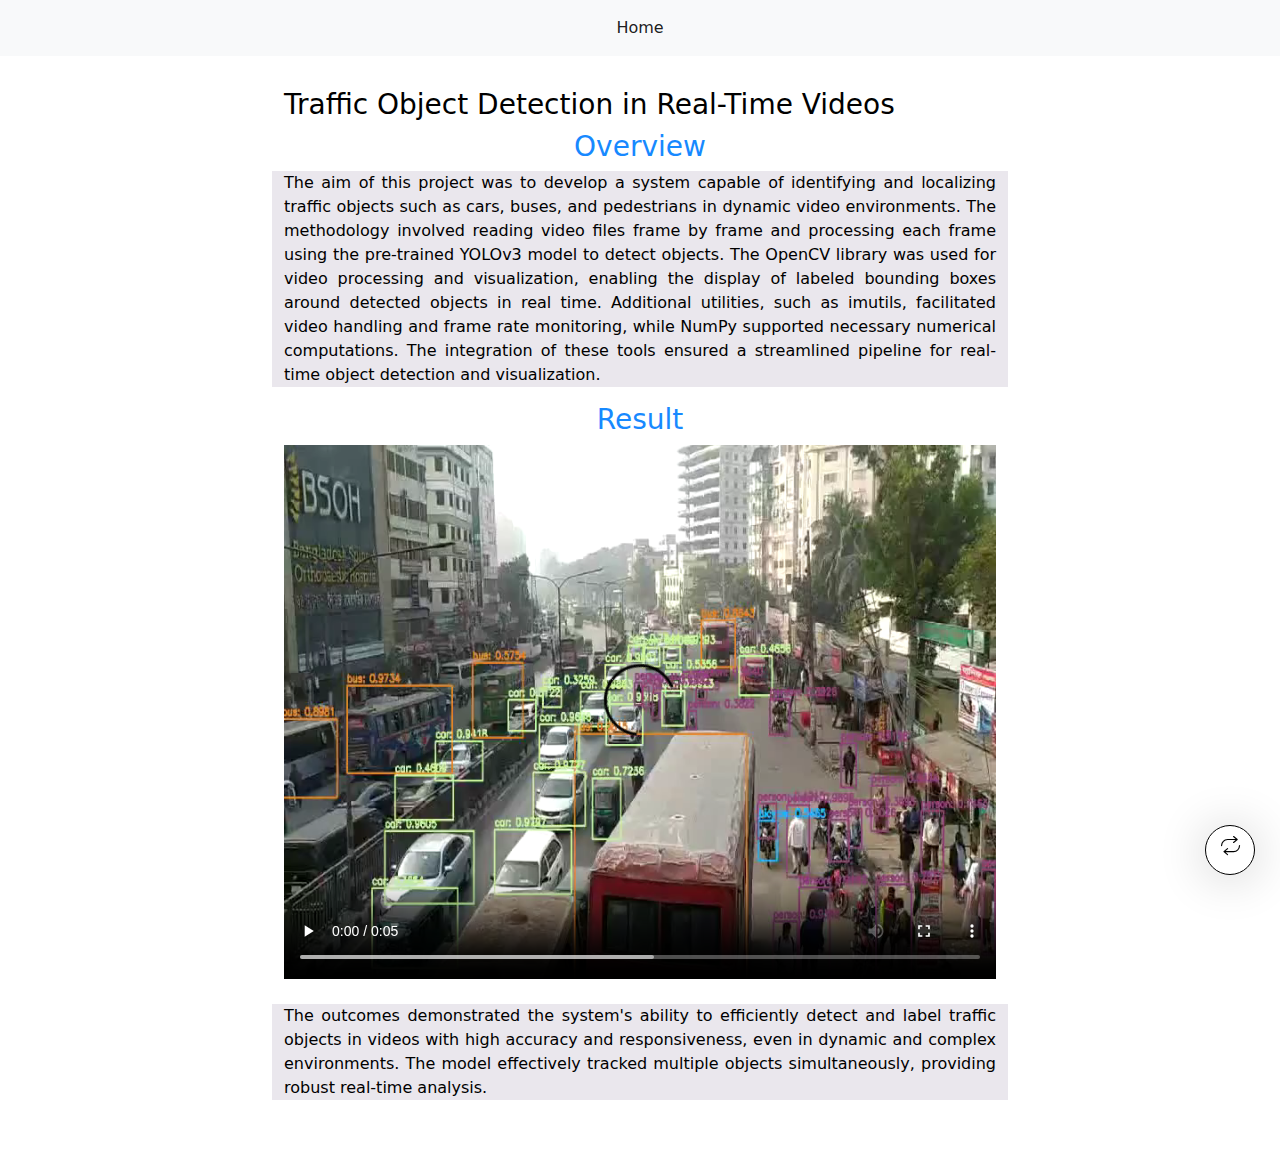
<file: project-5.html>
<!DOCTYPE html>
<html lang="en">

<head>

	<!-- Meta tags -->
	<meta charset="UTF-8">
	<meta name="viewport" content="width=device-width, initial-scale=1.0">
	<meta http-equiv="X-UA-Compatible" content="ie=edge">

	<meta name="description"
		content="Fatema Khan's website, biography, projects, previous experience and published papers.">
	<meta name="keywords"
		content="fatemakhan, FatemaKhan, Fatema Khan, Fatema Khan youtube, Fatema Khan  github, Fatema Khan murcia, Fatema Khan  cv, Fatema Khan portfolio">

	<meta name="author" content="Fatema Khan">
	<meta name="copyright" content="Work protected by copyright; no distribution without permission.">

	<!-- Title + Icon -->
	<title>Fatema Khan</title>
	<link rel="icon" type="image/x-icon" href="images/DP.jpg">

	<!-- Improve SEO -->
	<meta name="robots" content="index,follow">

	<!-- Styles -->
	<link href="css/bootstrap.min.css" rel="stylesheet" crossorigin="anonymous">
	<link rel="stylesheet" href="css/all.css">
	<link rel="stylesheet" href="css/toastr.min.css">
	<link rel="stylesheet" href="css/academicons.min.css">
	<link rel="stylesheet" href="css/main.css">
</head>

<!-- Google tag (gtag.js) -->

<body>

	<!-- Bottom rounded button -->
	<div class="options-button" id="options-toggler"><i class="fa-light fa-arrows-repeat"></i></div>
	<div class="options-button" id="theme"><i class="fa-duotone fa-lightbulb"></i></div>
	<div class="options-button" id="lan"><img class="lang-flag" src="images/en_flag.webp"
			alt="Flag indicating the english language is selected"></div>


	<!-- Navbar  -->
	<nav id="top-nav" class="navbar navbar-expand-md navbar-light bg-light flex-md-nowrap flex-wrap">
		<div class="container justify-content-center">
			<button class="navbar-toggler" type="button" data-bs-toggle="collapse" data-bs-target="#collapsingNavbar3">
				<span class="navbar-toggler-icon"></span>
			</button>
			<div class="navbar-collapse collapse flex-grow-1 justify-content-center" id="collapsingNavbar3">
				<ul class="navbar-nav mx-auto language" id="navbarList">
					<li class="nav-item">
						<a class="nav-link active" href="index.html" data-en="Home">
						</a>
					</li>
				</ul>
			</div>
		</div>
	</nav>

	<div class="container" id="main-content">
		<div class="row content">
			<!-- About Me -->
			<div class="col-md-8 offset-md-2 mb-5 active" id="aboutmeContent">
				<div class="container">
					<div class="row language">
						<h3 id="researchinterestsH4" class="mt-2"
							data-es="Traffic Object Detection in Real-Time Videos "
							data-en="Traffic Object Detection in Real-Time Videos ">
						</h3>
						<h3 class="text-center project-color">Overview</h3>
						<p class="project-overview">
							The aim of this project was to develop a system capable of identifying and localizing
							traffic objects such as cars, buses, and pedestrians in dynamic video environments. The
							methodology involved reading video files frame by frame and processing each frame using the
							pre-trained YOLOv3 model to detect objects. The OpenCV library was used for video processing
							and visualization, enabling the display of labeled bounding boxes around detected objects in
							real time. Additional utilities, such as imutils, facilitated video handling and frame rate
							monitoring, while NumPy supported necessary numerical computations. The integration of these
							tools ensured a streamlined pipeline for real-time object detection and visualization.
						</p>

						<h3 class="text-center project-color">Result </h3>
						<video controls style="
						padding-bottom: 25px;
					">
							<source src="assets/project/outputfinal.mp4" type="video/mp4">
							<source src="movie.ogg" type="video/ogg">
							Your browser does not support the video tag.
						  </video>
						  <br><br><br><p class="project-overview">
							The outcomes demonstrated the system's ability to efficiently detect and label traffic
							objects in videos with high accuracy and responsiveness, even in dynamic and complex
							environments. The model effectively tracked multiple objects simultaneously, providing
							robust real-time analysis.
						</p>
					</div>
				</div>
			</div>
		</div>
	</div>

	<!-- Scripts -->
	<script src="js/bootstrap.bundle.min.js" crossorigin="anonymous"></script>
	<script src="js/jquery-3.6.0.min.js" crossorigin="anonymous"></script>
	<script src="js/toastr.min.js"></script>
	<script src="js/main.js"></script>



</body>

</html>
</file>
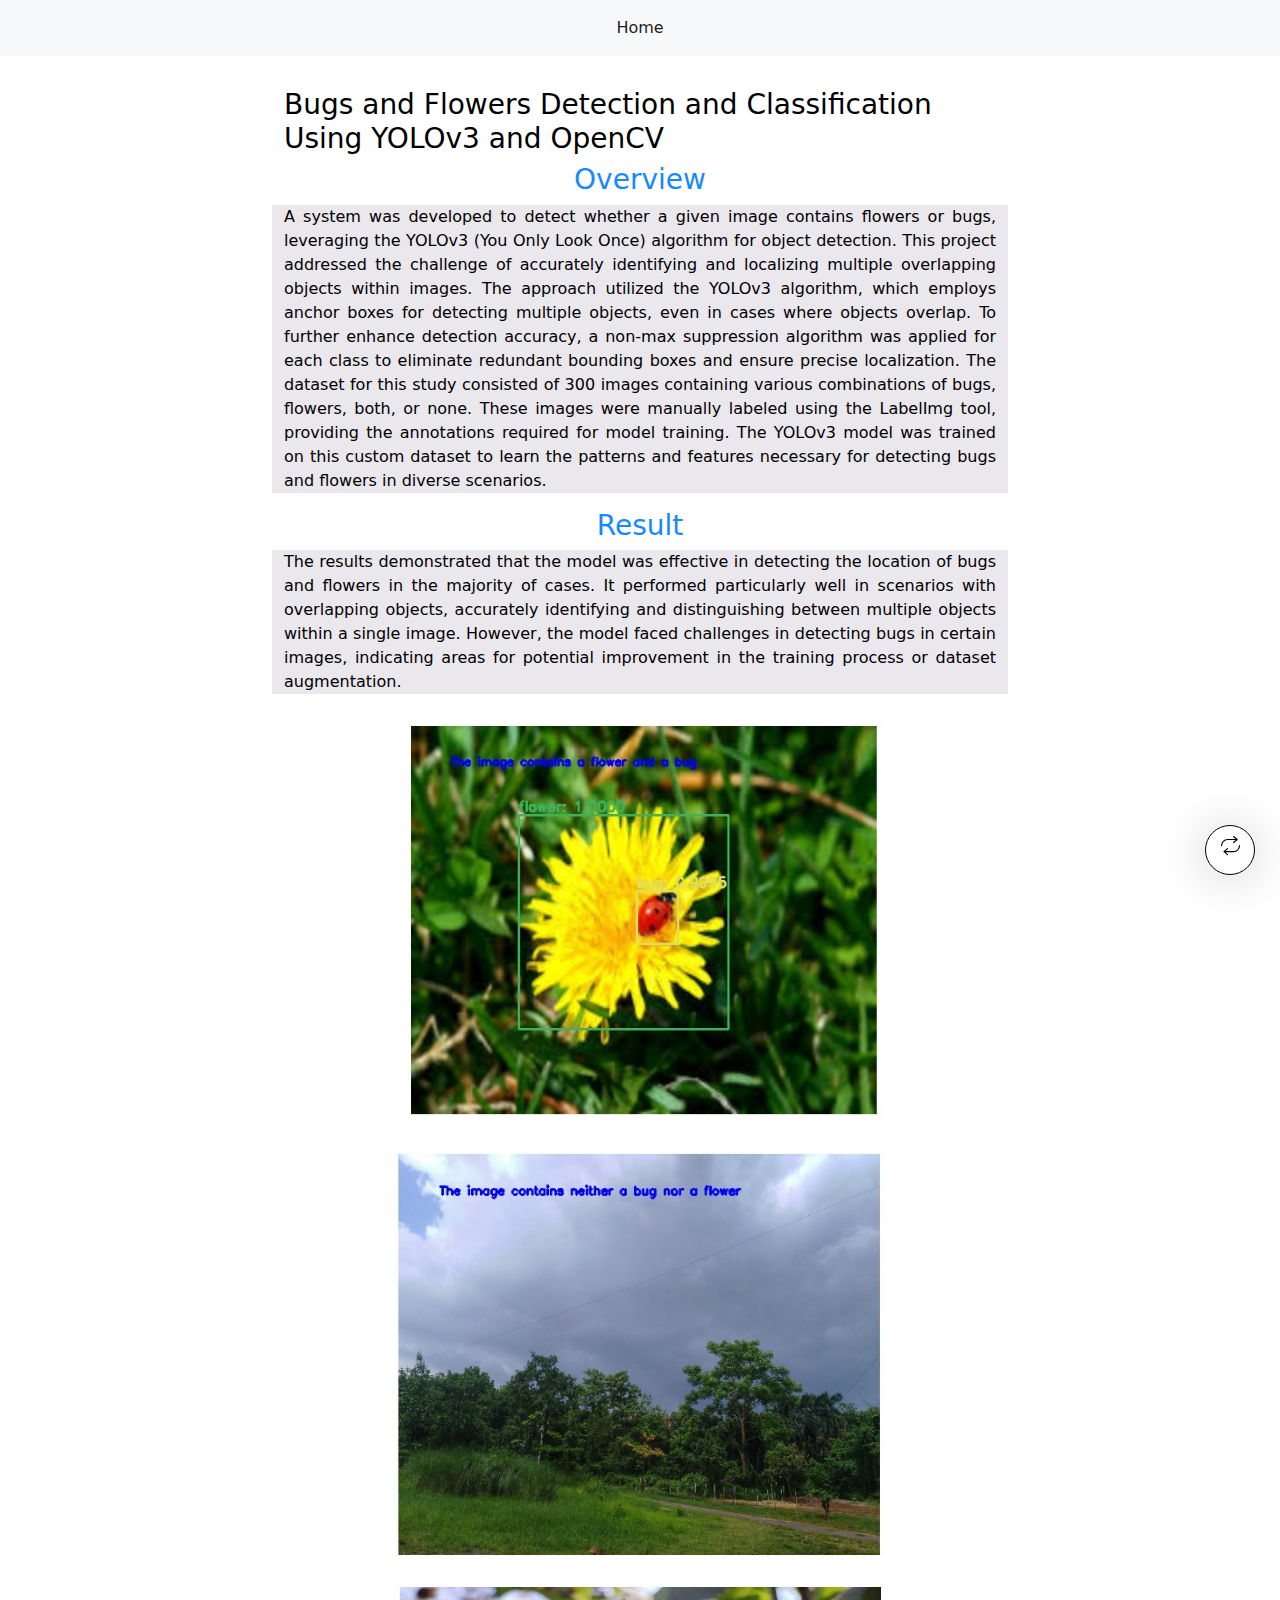
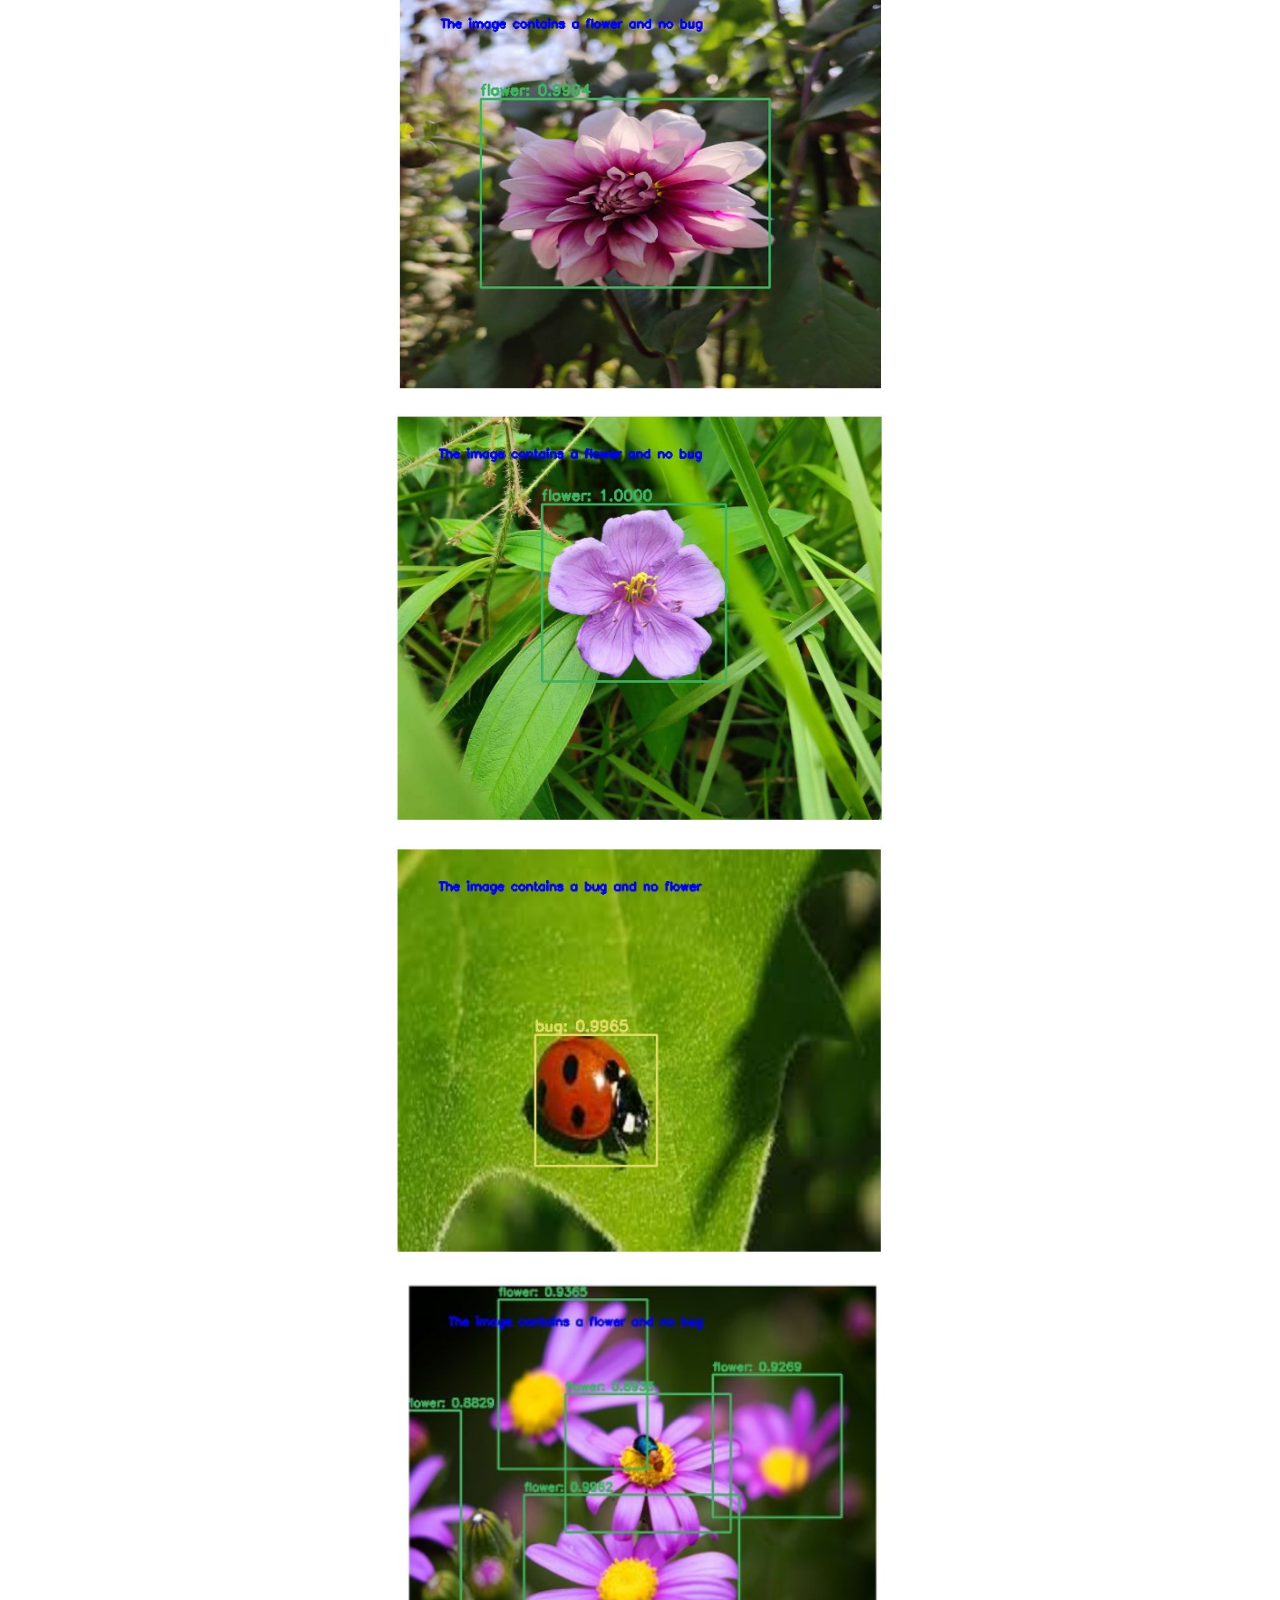
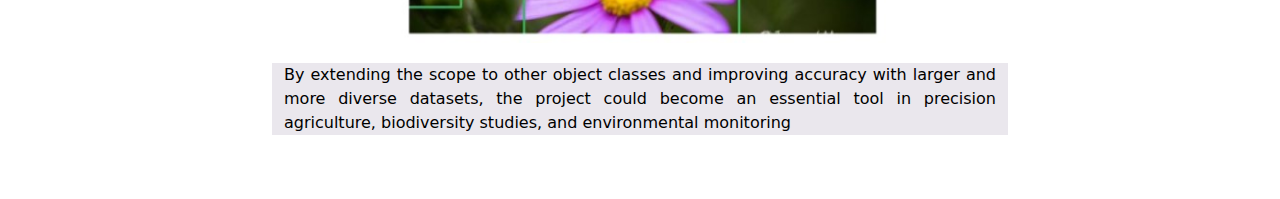
<file: project-6.html>
<!DOCTYPE html>
<html lang="en">

<head>

	<!-- Meta tags -->
	<meta charset="UTF-8">
	<meta name="viewport" content="width=device-width, initial-scale=1.0">
	<meta http-equiv="X-UA-Compatible" content="ie=edge">

	<meta name="description"
		content="Fatema Khan's website, biography, projects, previous experience and published papers.">
	<meta name="keywords"
		content="fatemakhan, FatemaKhan, Fatema Khan, Fatema Khan youtube, Fatema Khan  github, Fatema Khan murcia, Fatema Khan  cv, Fatema Khan portfolio">

	<meta name="author" content="Fatema Khan">
	<meta name="copyright" content="Work protected by copyright; no distribution without permission.">

	<!-- Title + Icon -->
	<title>Fatema Khan</title>
	<link rel="icon" type="image/x-icon" href="images/DP.jpg">

	<!-- Improve SEO -->
	<meta name="robots" content="index,follow">

	<!-- Styles -->
	<link href="css/bootstrap.min.css" rel="stylesheet" crossorigin="anonymous">
	<link rel="stylesheet" href="css/all.css">
	<link rel="stylesheet" href="css/toastr.min.css">
	<link rel="stylesheet" href="css/academicons.min.css">
	<link rel="stylesheet" href="css/main.css">
</head>

<!-- Google tag (gtag.js) -->



<body>

	<!-- Bottom rounded button -->
	<div class="options-button" id="options-toggler"><i class="fa-light fa-arrows-repeat"></i></div>
	<div class="options-button" id="theme"><i class="fa-duotone fa-lightbulb"></i></div>
	<div class="options-button" id="lan"><img class="lang-flag" src="images/en_flag.webp"
			alt="Flag indicating the english language is selected"></div>


	<!-- Navbar  -->
	<nav id="top-nav" class="navbar navbar-expand-md navbar-light bg-light flex-md-nowrap flex-wrap">
		<div class="container justify-content-center">
			<button class="navbar-toggler" type="button" data-bs-toggle="collapse" data-bs-target="#collapsingNavbar3">
				<span class="navbar-toggler-icon"></span>
			</button>
			<div class="navbar-collapse collapse flex-grow-1 justify-content-center" id="collapsingNavbar3">
				<ul class="navbar-nav mx-auto language" id="navbarList">
					<li class="nav-item">
						<a class="nav-link active" href="index.html" data-en="Home">
						</a>
					</li>
				</ul>
			</div>
		</div>
	</nav>

	<div class="container" id="main-content">
		<div class="row content">

			<!-- About Me -->
			<div class="col-md-8 offset-md-2 mb-5 active" id="aboutmeContent">
				<div class="container">
					<div class="row language">
						<h3 id="researchinterestsH4" class="mt-2" data-es="Áreas de Investigación"
							data-en="Bugs and Flowers Detection and Classification  Using YOLOv3 and OpenCV">
						</h3>
						<h3 class="text-center project-color">Overview</h3>
						<p class="project-overview">
							A system was developed to detect whether a given image contains flowers or bugs, leveraging
							the YOLOv3 (You Only Look Once) algorithm for object detection. This project addressed the
							challenge of accurately identifying and localizing multiple overlapping objects within
							images. The approach utilized the YOLOv3 algorithm, which employs anchor boxes for detecting
							multiple objects, even in cases where objects overlap. To further enhance detection
							accuracy, a non-max suppression algorithm was applied for each class to eliminate redundant
							bounding boxes and ensure precise localization.
							The dataset for this study consisted of 300 images containing various combinations of bugs,
							flowers, both, or none. These images were manually labeled using the LabelImg tool,
							providing the annotations required for model training. The YOLOv3 model was trained on this
							custom dataset to learn the patterns and features necessary for detecting bugs and flowers
							in diverse scenarios.
						</p>
						<h3 class="text-center project-color">Result </h3>
						<p class="project-overview">
							The results demonstrated that the model was effective in detecting the location of bugs and
							flowers in the majority of cases. It performed particularly well in scenarios with
							overlapping objects, accurately identifying and distinguishing between multiple objects
							within a single image. However, the model faced challenges in detecting bugs in certain
							images, indicating areas for potential improvement in the training process or dataset
							augmentation.
						</p><br>
						<img  class="image-size" src="assets/project/project-6-1.jpg" alt=""><br><br>
						<img  class="image-size" src="assets/project/project-6-2.jpg" alt=""><br><br>
						<img  class="image-size" src="assets/project/project-6-3.jpg" alt=""><br><br>
						<img  class="image-size" src="assets/project/project-6-4.jpg" alt=""><br><br>
						<img  class="image-size" src="assets/project/project-6-5.jpg" alt=""><br><br>
						<img  class="image-size" src="assets/project/project-6-6.jpg" alt=""><br><br>
						<p class="project-overview">
							By extending the scope to other object classes and improving accuracy with larger and more
							diverse datasets, the project could become an essential tool in precision agriculture,
							biodiversity studies, and environmental monitoring
						</p>
					</div>
				</div>
			</div>
		</div>
	</div>

	<!-- Scripts -->
	<script src="js/bootstrap.bundle.min.js" crossorigin="anonymous"></script>
	<script src="js/jquery-3.6.0.min.js" crossorigin="anonymous"></script>
	<script src="js/toastr.min.js"></script>
	<script src="js/main.js"></script>



</body>

</html>
</file>
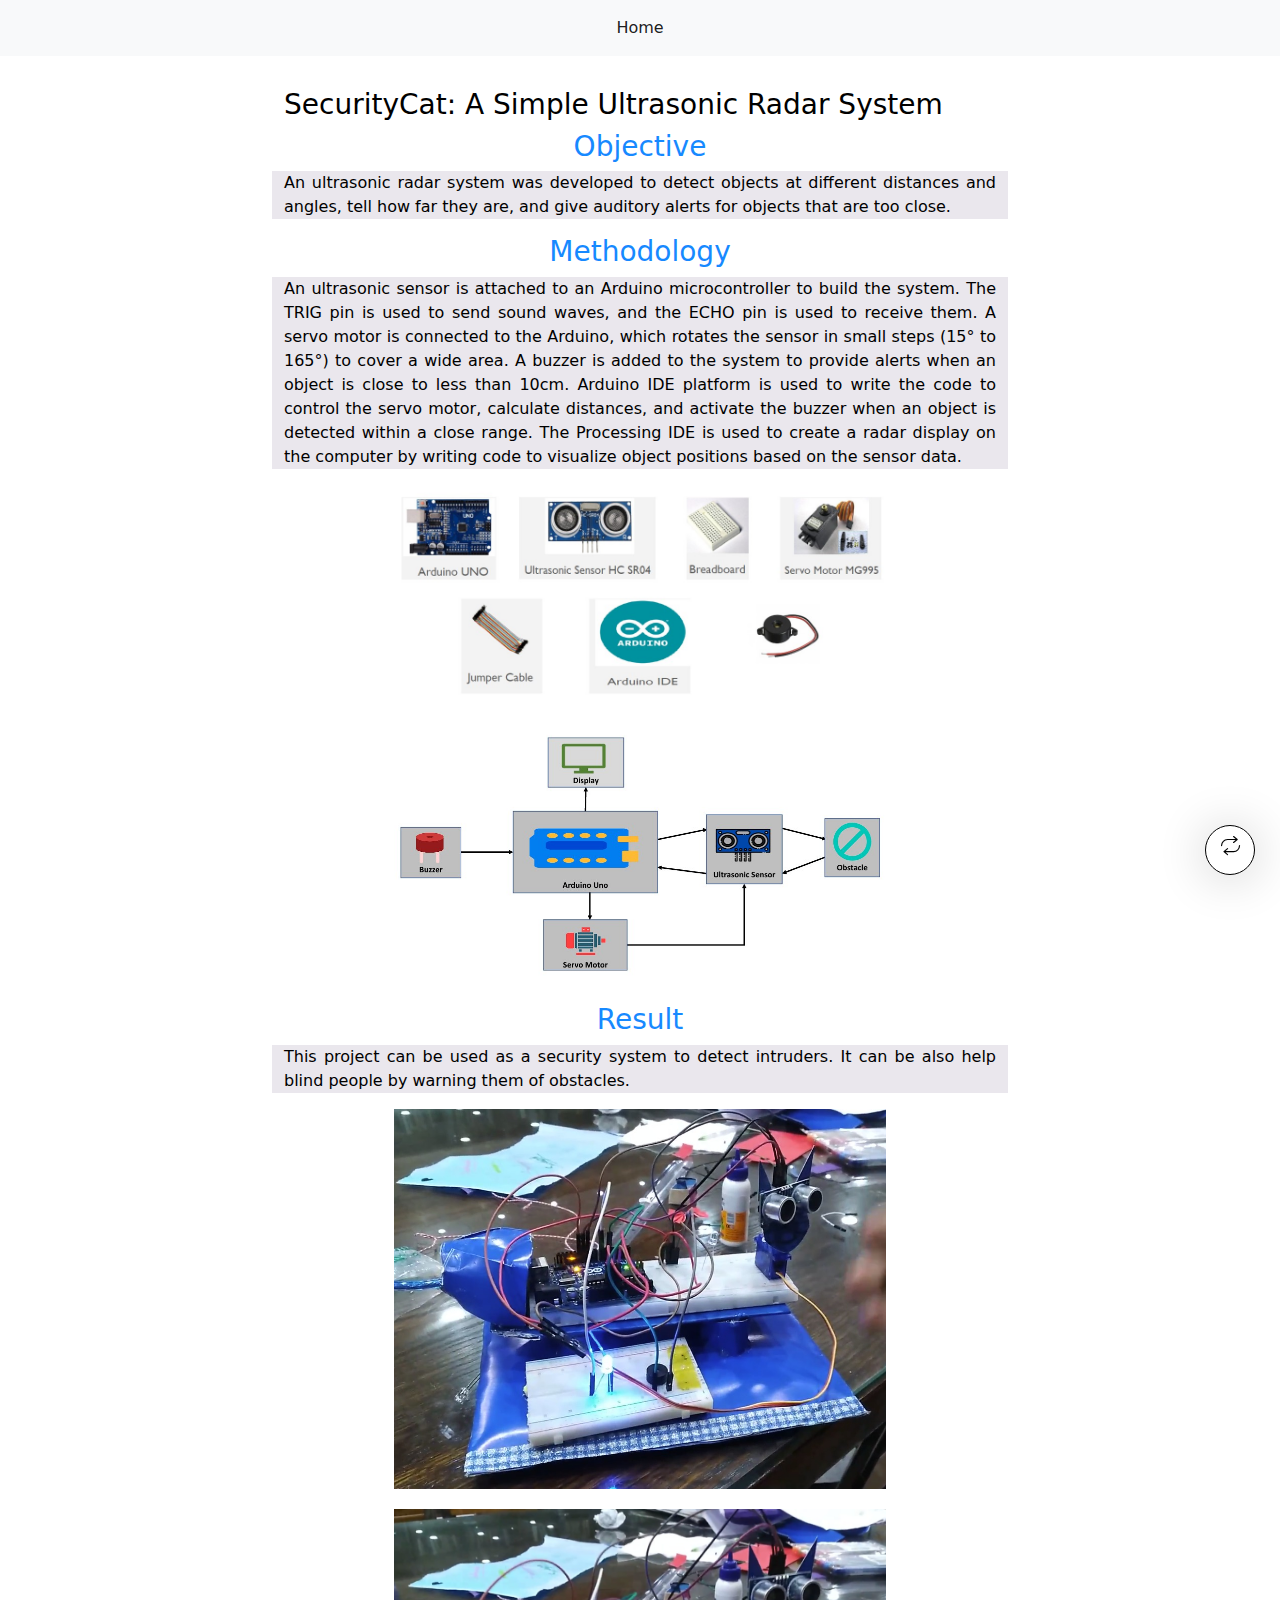
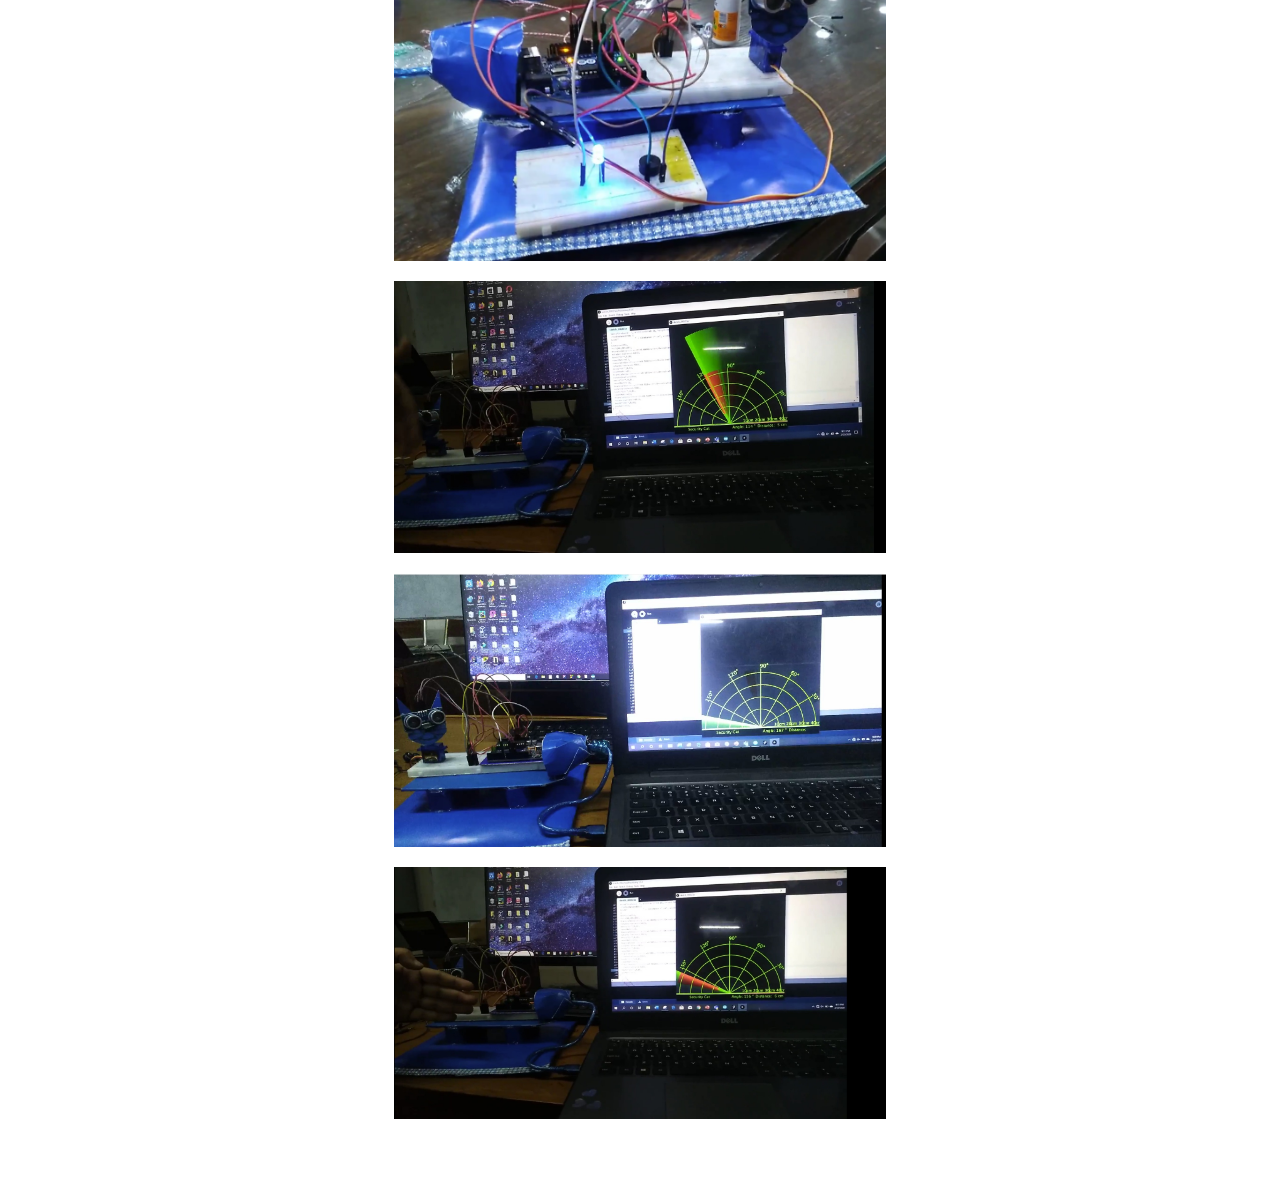
<file: project-7.html>
<!DOCTYPE html>
<html lang="en">

<head>

	<!-- Meta tags -->
	<meta charset="UTF-8">
	<meta name="viewport" content="width=device-width, initial-scale=1.0">
	<meta http-equiv="X-UA-Compatible" content="ie=edge">

	<meta name="description"
		content="Fatema Khan's website, biography, projects, previous experience and published papers.">
	<meta name="keywords"
		content="fatemakhan, FatemaKhan, Fatema Khan, Fatema Khan youtube, Fatema Khan  github, Fatema Khan murcia, Fatema Khan  cv, Fatema Khan portfolio">

	<meta name="author" content="Fatema Khan">
	<meta name="copyright" content="Work protected by copyright; no distribution without permission.">

	<!-- Title + Icon -->
	<title>Fatema Khan</title>
	<link rel="icon" type="image/x-icon" href="images/DP.jpg">

	<!-- Improve SEO -->
	<meta name="robots" content="index,follow">

	<!-- Styles -->
	<link href="css/bootstrap.min.css" rel="stylesheet" crossorigin="anonymous">
	<link rel="stylesheet" href="css/all.css">
	<link rel="stylesheet" href="css/toastr.min.css">
	<link rel="stylesheet" href="css/academicons.min.css">
	<link rel="stylesheet" href="css/main.css">
</head>

<!-- Google tag (gtag.js) -->



<body>

	<!-- Bottom rounded button -->
	<div class="options-button" id="options-toggler"><i class="fa-light fa-arrows-repeat"></i></div>
	<div class="options-button" id="theme"><i class="fa-duotone fa-lightbulb"></i></div>
	<div class="options-button" id="lan"><img class="lang-flag" src="images/en_flag.webp"
			alt="Flag indicating the english language is selected"></div>


	<!-- Navbar  -->
	<nav id="top-nav" class="navbar navbar-expand-md navbar-light bg-light flex-md-nowrap flex-wrap">
		<div class="container justify-content-center">
			<button class="navbar-toggler" type="button" data-bs-toggle="collapse" data-bs-target="#collapsingNavbar3">
				<span class="navbar-toggler-icon"></span>
			</button>
			<div class="navbar-collapse collapse flex-grow-1 justify-content-center" id="collapsingNavbar3">
				<ul class="navbar-nav mx-auto language" id="navbarList">
					<li class="nav-item">
						<a class="nav-link active" href="index.html" data-en="Home">
						</a>
					</li>
				</ul>
			</div>
		</div>
	</nav>

	<div class="container" id="main-content">
		<div class="row content">

			<!-- About Me -->
			<div class="col-md-8 offset-md-2 mb-5 active" id="aboutmeContent">
				<div class="container">
					<div class="row language">
						<h3 id="researchinterestsH4" class="mt-2"
							data-es="SecurityCat: A Simple Ultrasonic Radar System"
							data-en="SecurityCat: A Simple Ultrasonic Radar System">
						</h3>
						<h3 class="text-center project-color">Objective</h3>
						<p class="project-overview">
							An ultrasonic radar system was developed to detect objects at different distances and
							angles, tell how far they are, and give auditory alerts for objects that are too close.
						</p>

						<h3 class="text-center project-color">Methodology </h3>
						<p class="project-overview">
							An ultrasonic sensor is attached to an Arduino microcontroller to build the system. The TRIG
							pin is used to send sound waves, and the ECHO pin is used to receive them. A servo motor is
							connected to the Arduino, which rotates the sensor in small steps (15° to 165°) to cover a
							wide area. A buzzer is added to the system to provide alerts when an object is close to less
							than 10cm. Arduino IDE platform is used to write the code to control the servo motor,
							calculate distances, and activate the buzzer when an object is detected within a close
							range. The Processing IDE is used to create a radar display on the computer by writing code
							to visualize object positions based on the sensor data.
						</p>
						<img  class="image-size" src="assets/project/project-7-1.jpg" alt=""><br><br>
						<img  class="image-size" src="assets/project/project-7-2.jpg" alt=""><br><br>
						<h3 class="text-center project-color">Result </h3>
						<p class="project-overview">
							This project can be used as a security system to detect intruders.
							It can be also help blind people by warning them of obstacles.
						</p>
						<img  class="image-size" src="assets/project/pro-1-7.jpeg" alt=""><br/><br/>
						<img  class="image-size" src="assets/project/pro-2-7.jpeg" alt=""><br/><br/>
						<img  class="image-size" src="assets/project/pro-3-7.jpeg" alt=""><br/><br/>
						<img  class="image-size" src="assets/project/pro-4-7.jpeg" alt=""><br/><br/>
						<img  class="image-size" src="assets/project/pro-5-7.jpeg" alt=""><br/><br/>
					</div>
				</div>
			</div>
		</div>
	</div>

	<!-- Scripts -->
	<script src="js/bootstrap.bundle.min.js" crossorigin="anonymous"></script>
	<script src="js/jquery-3.6.0.min.js" crossorigin="anonymous"></script>
	<script src="js/toastr.min.js"></script>
	<script src="js/main.js"></script>



</body>

</html>
</file>
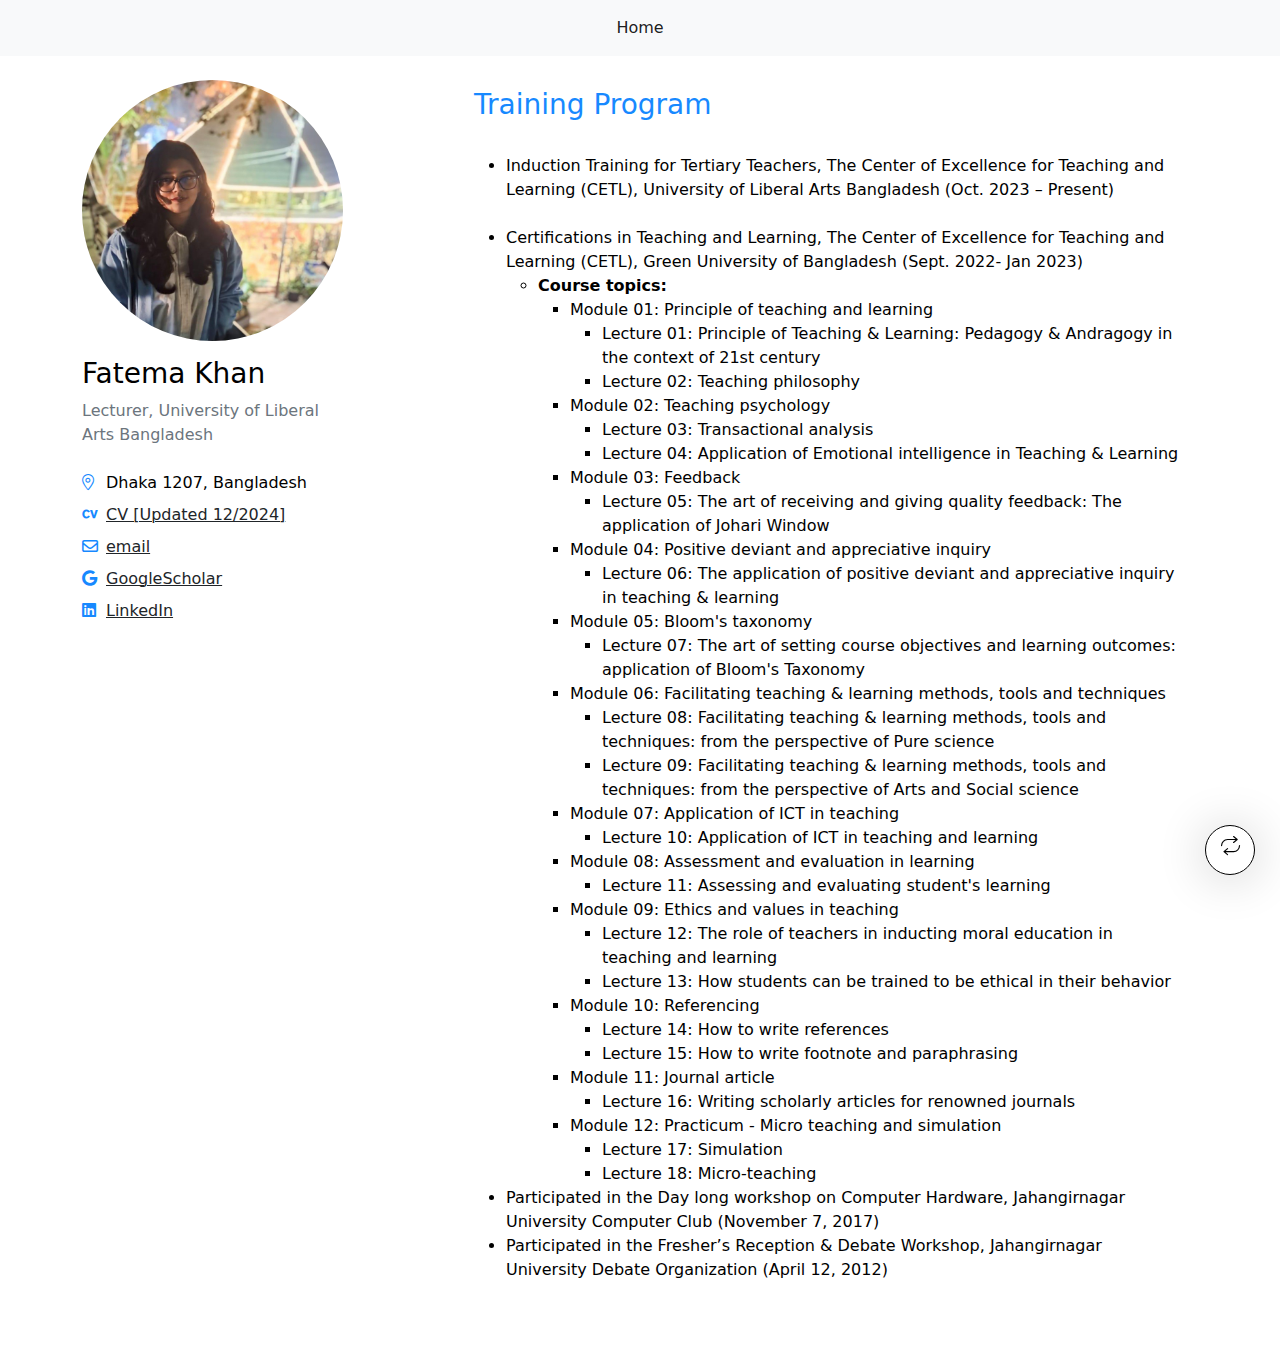
<file: training-program.html>
<!DOCTYPE html>
<html lang="en">

<head>

	<!-- Meta tags -->
	<meta charset="UTF-8">
	<meta name="viewport" content="width=device-width, initial-scale=1.0">
	<meta http-equiv="X-UA-Compatible" content="ie=edge">

	<meta name="description"
		content="Fatema Khan's website, biography, projects, previous experience and published papers.">
	<meta name="keywords"
		content="fatemakhan, FatemaKhan, Fatema Khan, Fatema Khan youtube, Fatema Khan  github, Fatema Khan murcia, Fatema Khan  cv, Fatema Khan portfolio">

	<meta name="author" content="Fatema Khan">
	<meta name="copyright" content="Work protected by copyright; no distribution without permission.">

	<!-- Title + Icon -->
	<title>Fatema Khan</title>
	<link rel="icon" type="image/x-icon" href="images/DP.jpg">

	<!-- Improve SEO -->
	<meta name="robots" content="index,follow">

	<!-- Styles -->
	<link href="css/bootstrap.min.css" rel="stylesheet" crossorigin="anonymous">
	<link rel="stylesheet" href="css/all.css">
	<link rel="stylesheet" href="css/toastr.min.css">
	<link rel="stylesheet" href="css/academicons.min.css">
	<link rel="stylesheet" href="css/main.css">
</head>

<!-- Google tag (gtag.js) -->



<body>

	<!-- Bottom rounded button -->
	<div class="options-button" id="options-toggler"><i class="fa-light fa-arrows-repeat"></i></div>
	<div class="options-button" id="theme"><i class="fa-duotone fa-lightbulb"></i></div>
	<div class="options-button" id="lan"><img class="lang-flag" src="images/en_flag.webp"
			alt="Flag indicating the english language is selected"></div>


	<!-- Navbar  -->
	<nav id="top-nav" class="navbar navbar-expand-md navbar-light bg-light flex-md-nowrap flex-wrap">
		<div class="container justify-content-center">
			<button class="navbar-toggler" type="button" data-bs-toggle="collapse" data-bs-target="#collapsingNavbar3">
				<span class="navbar-toggler-icon"></span>
			</button>
			<div class="navbar-collapse collapse flex-grow-1 justify-content-center" id="collapsingNavbar3">
				<ul class="navbar-nav mx-auto language" id="navbarList">
					<li class="nav-item">
						<a class="nav-link active" href="index.html" data-en="Home">
						</a>
					</li>
				</ul>
			</div>
		</div>
	</nav>

	<div class="container" id="main-content">
		<div class="row content">

			<!-- profile and contact info -->
			<div class="col-md-3 language">
				<div class="row mb-3">
					<div class="col">
						<img src="images/DP.jpg" class="rounded me-auto d-block img-fluid profilepicture" style="
						border-radius: 50% 50% 50% 50% !important;!i;!;" alt="Fatema Khan profile picture">
					</div>
				</div>

				<h3 class="mb-2">Fatema Khan</h3>

				<div class="d-none" id="contadorVisitas"></div>

				<p class="t-secondary mb-4" data-en="Lecturer, University of Liberal Arts Bangladesh">
				</p>

				<div class="row mb-2">
					<div class="col-1">
						<i class="fal fa-map-marker-alt project-color" aria-hidden="true"></i>
					</div>

					<div class="col-10">
						<span data-en=" Dhaka">
						</span>
						1207,
						<span data-en="Bangladesh">
						</span>
					</div>
				</div>

				<div class="row mb-2">
					<div class="col-1">
						<i class="ai ai-cv project-color" aria-hidden="true"></i>
					</div>

					<div class="col-10">
						<a href="assets/img/RESUME_FATEMA_KHAN.pdf" class="link-dark" target="_blank"
							data-en="CV [Updated 12/2024]"></a>
					</div>
				</div>

				<div class="row mb-2">
					<div class="col-1">
						<i class="fa-regular fa-envelope project-color" aria-hidden="true"></i>
					</div>
					<div class="col-10">
						<a href="mailto:fatemakhan3199@gmail.com" class="link-dark">email</a>
					</div>
				</div>
				<div class="row mb-2">
					<div class="col-1">
						<i class="fa-brands fa-google project-color" aria-hidden="true"></i>
					</div>

					<div class="col-10">
						<a href="https://scholar.google.com/citations?user=GdUR4CcAAAAJ&hl=en" class="link-dark"
							target="_blank">GoogleScholar</a>
					</div>
				</div>

				<div class="row mb-2">
					<div class="col-1">
						<i class="fa-brands fa-linkedin project-color" aria-hidden="true"></i>
					</div>

					<div class="col-10">
						<a href="https://www.linkedin.com/in/fatema-khan-jucse" class="link-dark"
							target="_blank">LinkedIn</a>
					</div>
				</div>
			</div>

			<div class="col-md-8 offset-md-1 mb-5 active">
				<div class="container language">
					<h3 class="mt-2 project-color">Training Program</h3><br>
					<ul>
						<li>
							Induction Training for Tertiary Teachers, The Center of Excellence for Teaching and Learning
							(CETL), University of Liberal Arts Bangladesh (Oct. 2023 – Present)
						</li><br>
						<li>
							Certifications in Teaching and Learning, The Center of Excellence for Teaching and Learning
							(CETL), Green University of Bangladesh (Sept. 2022- Jan 2023)
							<ul>
								<li>
									<strong>Course topics:</strong>
									<ul>
										<li>Module 01: Principle of teaching and learning
											<ul>
												<li>Lecture 01: Principle of Teaching & Learning: Pedagogy & Andragogy
													in the context of 21st century</li>
												<li>Lecture 02: Teaching philosophy</li>
											</ul>
										</li>
										<li>Module 02: Teaching psychology
											<ul>
												<li>Lecture 03: Transactional analysis</li>
												<li>Lecture 04: Application of Emotional intelligence in Teaching &
													Learning</li>
											</ul>
										</li>
										<li>Module 03: Feedback
											<ul>
												<li>Lecture 05: The art of receiving and giving quality feedback: The
													application of Johari Window</li>
											</ul>
										</li>
										<li>Module 04: Positive deviant and appreciative inquiry
											<ul>
												<li>Lecture 06: The application of positive deviant and appreciative
													inquiry in teaching & learning</li>
											</ul>
										</li>
										<li>Module 05: Bloom's taxonomy
											<ul>
												<li>Lecture 07: The art of setting course objectives and learning
													outcomes: application of Bloom's Taxonomy</li>
											</ul>
										</li>
										<li>Module 06: Facilitating teaching & learning methods, tools and techniques
											<ul>
												<li>Lecture 08: Facilitating teaching & learning methods, tools and
													techniques: from the perspective of Pure science</li>
												<li>Lecture 09: Facilitating teaching & learning methods, tools and
													techniques: from the perspective of Arts and Social science</li>
											</ul>
										</li>
										<li>Module 07: Application of ICT in teaching
											<ul>
												<li>Lecture 10: Application of ICT in teaching and learning</li>
											</ul>
										</li>
										<li>Module 08: Assessment and evaluation in learning
											<ul>
												<li>Lecture 11: Assessing and evaluating student's learning</li>
											</ul>
										</li>
										<li>Module 09: Ethics and values in teaching
											<ul>
												<li>Lecture 12: The role of teachers in inducting moral education in
													teaching and learning</li>
												<li>Lecture 13: How students can be trained to be ethical in their
													behavior</li>
											</ul>
										</li>
										<li>Module 10: Referencing
											<ul>
												<li>Lecture 14: How to write references</li>
												<li>Lecture 15: How to write footnote and paraphrasing</li>
											</ul>
										</li>
										<li>Module 11: Journal article
											<ul>
												<li>Lecture 16: Writing scholarly articles for renowned journals</li>
											</ul>
										</li>
										<li>Module 12: Practicum - Micro teaching and simulation
											<ul>
												<li>Lecture 17: Simulation</li>
												<li>Lecture 18: Micro-teaching</li>
											</ul>
										</li>
									</ul>
								</li>
							</ul>
						</li>
						<li>
							Participated in the Day long workshop on Computer Hardware, Jahangirnagar University
							Computer Club (November 7, 2017)
						</li>
						<li>
							Participated in the Fresher’s Reception & Debate Workshop, Jahangirnagar University Debate
							Organization (April 12, 2012)
						</li>
					</ul>
				</div>
			</div>
		</div>
	</div>
	<!-- </div> -->

	<!-- Scripts -->
	<script src="js/bootstrap.bundle.min.js" crossorigin="anonymous"></script>
	<script src="js/jquery-3.6.0.min.js" crossorigin="anonymous"></script>
	<script src="js/toastr.min.js"></script>
	<script src="js/main.js"></script>



</body>

</html>
</file>
<file: css/main.css>
/* MOBILE's FIRST - Custom properties */
/* This classes will be then modified for bigger screens */

#top-nav {
    position: fixed;
    top: 0;
    left: 0;
    width: 100%;
    z-index: 1000;
}

a {
	text-decoration-thickness: 1px;
}

#hobbiesH4 {
	text-align: center;
}

#hobbie1, #hobbie2, #hobbie3 {
	text-align: center;
	margin-top: 1em;
}

.abme-honors-bullet{
	font-size: 16px;
}

/* GENERAL CSS */
#main-content {
	margin-top: 80px;
}

li > .active {
	font-weight: 500;
}

.trnsf-thin {
	font-weight: 300;
}

.trnsf-italic {
	font-style: italic;
}

.justify {
	text-align: justify;
  	text-justify: inter-word;
}

.lucida-console {
	font-family: 'Lucida Console', monospace;
}

/* NICOLAS MESEGUER CONTACT INFO - Related*/
.profilepicture {
	max-height: 300px;
	min-width: 150px;
	min-height: 150px;
	margin-left: auto;
	margin-right: auto;
}

.fseneca {
	max-width: 50%; 
	height: auto;
}

.fseneca:hover {
	transform: scale(1.05,1.05);
}

/* PUBLICATIONS - Related */
.pub-block {
	border-left: 2px #D9DDDC solid;
	padding-left: 15px;
}

.pub-year-h2 {
	font-size: 3.2em;
	font-weight: 100;
}

.pub-authors {
	font-weight: 400;
}

.pub-authors .pub-author {
	font-weight: 500;
}

.pub-congress {
	font-weight: 100;
}

.pub-force-margin-left {
	margin-left: 10px !important;
}

/* OPTION BUTTON */
.options-button {
    position: fixed;
	
    height: 50px;
    width: 50px;
	cursor: pointer;

    border-radius: 100%;
	
	bottom: 25px;
	right: 25px;

	display: inline-block;

	font-size: 1.2em;
	vertical-align: middle;
	text-align: center;

	padding-top: .35em;
}

.options-button i, img {
	margin: auto;
	z-index: -999;
}

#options-toggler {
	transition: .2s;
}

#options-toggler:hover {
	transform: scale(1.09,1.09);
}

#theme {
	height: 40px;
    width: 40px;

	bottom: 85px !important;
	right: 30px !important;

	font-size: 1em;

	-webkit-transition: background-color .5s; /* For Safari 3.0 to 6.0 */
    transition: background-color .5s; /* For modern browsers */
}

#lan {
	height: 40px;
    width: 40px;

	bottom: 130px;
	right: 30px;

	font-size: 1em;

	-webkit-transition: background-color .5s; /* For Safari 3.0 to 6.0 */
    transition: background-color .5s; /* For modern browsers */
}

.lang-flag {
	height: 15px;
    width: 22.5px;
	vertical-align:	0px;
}

/* BLOG - Related */
.blog-info {
	font-weight: 100;
	width: 100%;
	clear: both;
	display: block;
}

.blog-short {
	font-weight: 400;
	font-size: 17px;
}

.blog-tags {
	text-align: right;
}

.blog-tags > .tag {
	border-radius: 100px;
	padding: 4px;
	font-size: 12px;
	font-weight: 600;
	box-shadow: 0px 3px 10px rgba(0,0,0,0.4);
	color: white;
}

.blog-tags > .t-purple {
	background-color: rgb(137, 70, 255, 0.8);
}

.blog-tags > .t-lime {
	background-color: rgba(118, 185, 0, 0.8);
}

.blog-tags > .t-sky {
	background-color: rgba(37, 197, 223, 0.8);
}

.clickable {
	border-radius: 20px;
	border: 2px #D9DDDC solid;
	padding: 15px;
	cursor: pointer;
	transition: .3s;
	box-shadow: 0px 3px 50px rgba(0,0,0,0.2);
}

.clickable:hover {
	box-shadow: 0px 3px 50px rgba(0,0,0,0.3);
	transform: scale(1.03,1.03);
}

.card-title {
	color: #1789FF;
}

.project-color {
	color: #1789FF !important;
}

.gap-between {
	/* margin-left: 50px; */
}

.project-overview {
	background-color: #eae7ed;
	text-align: justify;
}

.experience {
	margin-bottom: 2rem;
	padding: 1.5rem;
	border: 1px solid #ddd;
	border-radius: 8px;
	background-color: #f9f9f9;
}
.experience h5 {
	color: #0d6efd;
}
.experience span {
	font-size: 0.9rem;
	color: #6c757d;
}
.check-icon {
	color: #0d6efd;
	margin-right: 8px;
}
.image-size {
	width: 70%;
	padding-bottom: 20px;
}

/* MEDIA QUERIES */
/* BIGGER SCREENS */
@media (min-width: 768px) {

	#hobbiesH4 {
		text-align: left;
	}

	#hobbie1, #hobbie2, #hobbie3 {
		text-align: left;
		margin-top: 0;
	}

	.profilepicture {
		margin-left: 0%;
		margin-right: 0%;
	}
	
	.abme-honors-bullet{
		margin-left: 40px;
	}
}
</file>
<file: css/academicons.min.css>
@font-face {font-family: 'Academicons';font-style: normal;font-weight: 400;font-display: block;src:url('../fonts/academicons.eot');src:url('../fonts/academicons.eot') format('embedded-opentype'), url('../fonts/academicons.ttf') format('truetype'), url('../fonts/academicons.woff') format('woff'), url('../images/academicons.svg') format('svg');}.ai {font-family: 'Academicons';font-weight: 400;-moz-osx-font-smoothing: grayscale;-webkit-font-smoothing: antialiased;display: inline-block;font-style: normal;font-variant: normal;text-rendering: auto;line-height: 1;}.ai-academia:before {content: "\e9af";}.ai-academia-square:before {content: "\e93d";}.ai-acclaim:before {content: "\e92e";}.ai-acclaim-square:before {content: "\e93a";}.ai-acm:before {content: "\e93c";}.ai-acm-square:before {content: "\e95d";}.ai-acmdl:before {content: "\e96a";}.ai-acmdl-square:before {content: "\e9d3";}.ai-ads:before {content: "\e9cb";}.ai-ads-square:before {content: "\e94a";}.ai-africarxiv:before {content: "\e91b";}.ai-africarxiv-square:before {content: "\e90b";}.ai-archive:before {content: "\e955";}.ai-archive-square:before {content: "\e956";}.ai-arxiv:before {content: "\e974";}.ai-arxiv-square:before {content: "\e9a6";}.ai-biorxiv:before {content: "\e9a2";}.ai-biorxiv-square:before {content: "\e98b";}.ai-ceur:before {content: "\e96d";}.ai-ceur-square:before {content: "\e92f";}.ai-ciencia-vitae:before {content: "\e912";}.ai-ciencia-vitae-square:before {content: "\e913";}.ai-clarivate:before {content: "\e924";}.ai-clarivate-square:before {content: "\e925";}.ai-closed-access:before {content: "\e942";}.ai-closed-access-square:before {content: "\e943";}.ai-conversation:before {content: "\e94c";}.ai-conversation-square:before {content: "\e915";}.ai-coursera:before {content: "\e95f";}.ai-coursera-square:before {content: "\e97f";}.ai-crossref:before {content: "\e918";}.ai-crossref-square:before {content: "\e919";}.ai-cv:before {content: "\e9a5";}.ai-cv-square:before {content: "\e90a";}.ai-datacite:before {content: "\e91c";}.ai-datacite-square:before {content: "\e91d";}.ai-dataverse:before {content: "\e9f7";}.ai-dataverse-square:before {content: "\e9e4";}.ai-dblp:before {content: "\e94f";}.ai-dblp-square:before {content: "\e93f";}.ai-depsy:before {content: "\e97a";}.ai-depsy-square:before {content: "\e94b";}.ai-doi:before {content: "\e97e";}.ai-doi-square:before {content: "\e98f";}.ai-dryad:before {content: "\e97c";}.ai-dryad-square:before {content: "\e98c";}.ai-elsevier:before {content: "\e961";}.ai-elsevier-square:before {content: "\e910";}.ai-figshare:before {content: "\e981";}.ai-figshare-square:before {content: "\e9e7";}.ai-google-scholar:before {content: "\e9d4";}.ai-google-scholar-square:before {content: "\e9f9";}.ai-hal:before {content: "\e92c";}.ai-hal-square:before {content: "\e92d";}.ai-hypothesis:before {content: "\e95a";}.ai-hypothesis-square:before {content: "\e95b";}.ai-ideas-repec:before {content: "\e9ed";}.ai-ideas-repec-square:before {content: "\e9f8";}.ai-ieee:before {content: "\e929";}.ai-ieee-square:before {content: "\e9b9";}.ai-impactstory:before {content: "\e9cf";}.ai-impactstory-square:before {content: "\e9aa";}.ai-inaturalist:before {content: "\e900";}.ai-inaturalist-square:before {content: "\e901";}.ai-inpn:before {content: "\e902";}.ai-inpn-square:before {content: "\e903";}.ai-inspire:before {content: "\e9e9";}.ai-inspire-square:before {content: "\e9fe";}.ai-isidore:before {content: "\e936";}.ai-isidore-square:before {content: "\e954";}.ai-isni:before {content: "\e957";}.ai-isni-square:before {content: "\e958";}.ai-jstor:before {content: "\e938";}.ai-jstor-square:before {content: "\e944";}.ai-lattes:before {content: "\e9b3";}.ai-lattes-square:before {content: "\e99c";}.ai-mathoverflow:before {content: "\e9f6";}.ai-mathoverflow-square:before {content: "\e97b";}.ai-mendeley:before {content: "\e9f0";}.ai-mendeley-square:before {content: "\e9f3";}.ai-moodle:before {content: "\e907";}.ai-moodle-square:before {content: "\e908";}.ai-mtmt:before {content: "\e950";}.ai-mtmt-square:before {content: "\e951";}.ai-nakala:before {content: "\e940";}.ai-nakala-square:before {content: "\e941";}.ai-obp:before {content: "\e92a";}.ai-obp-square:before {content: "\e92b";}.ai-open-access:before {content: "\e939";}.ai-open-access-square:before {content: "\e9f4";}.ai-open-data:before {content: "\e966";}.ai-open-data-square:before {content: "\e967";}.ai-open-materials:before {content: "\e968";}.ai-open-materials-square:before {content: "\e969";}.ai-openedition:before {content: "\e946";}.ai-openedition-square:before {content: "\e947";}.ai-orcid:before {content: "\e9d9";}.ai-orcid-square:before {content: "\e9c3";}.ai-osf:before {content: "\e9ef";}.ai-osf-square:before {content: "\e931";}.ai-overleaf:before {content: "\e914";}.ai-overleaf-square:before {content: "\e98d";}.ai-philpapers:before {content: "\e98a";}.ai-philpapers-square:before {content: "\e96f";}.ai-piazza:before {content: "\e99a";}.ai-piazza-square:before {content: "\e90c";}.ai-preregistered:before {content: "\e906";}.ai-preregistered-square:before {content: "\e96b";}.ai-protocols:before {content: "\e952";}.ai-protocols-square:before {content: "\e953";}.ai-psyarxiv:before {content: "\e90e";}.ai-psyarxiv-square:before {content: "\e90f";}.ai-publons:before {content: "\e937";}.ai-publons-square:before {content: "\e94e";}.ai-pubmed:before {content: "\e99f";}.ai-pubmed-square:before {content: "\e97d";}.ai-pubpeer:before {content: "\e922";}.ai-pubpeer-square:before {content: "\e923";}.ai-researcherid:before {content: "\e91a";}.ai-researcherid-square:before {content: "\e95c";}.ai-researchgate:before {content: "\e95e";}.ai-researchgate-square:before {content: "\e99e";}.ai-ror:before {content: "\e948";}.ai-ror-square:before {content: "\e949";}.ai-sci-hub:before {content: "\e959";}.ai-sci-hub-square:before {content: "\e905";}.ai-scirate:before {content: "\e98e";}.ai-scirate-square:before {content: "\e99d";}.ai-scopus:before {content: "\e91e";}.ai-scopus-square:before {content: "\e91f";}.ai-semantic-scholar:before {content: "\e96e";}.ai-semantic-scholar-square:before {content: "\e96c";}.ai-springer:before {content: "\e928";}.ai-springer-square:before {content: "\e99b";}.ai-ssrn:before {content: "\e916";}.ai-ssrn-square:before {content: "\e917";}.ai-stackoverflow:before {content: "\e920";}.ai-stackoverflow-square:before {content: "\e921";}.ai-viaf:before {content: "\e933";}.ai-viaf-square:before {content: "\e934";}.ai-wiley:before {content: "\e926";}.ai-wiley-square:before {content: "\e927";}.ai-zenodo:before {content: "\e911";}.ai-zenodo-square:before {content: "\e904";}.ai-zotero:before {content: "\e962";}.ai-zotero-square:before {content: "\e932";}.ai-lg {font-size: 1.33333em;line-height: 0.75em;vertical-align: -.0667em;}.ai-xs {font-size: .75em;}.ai-sm {font-size: .875em;}.ai-1x {font-size: 1em;}.ai-2x {font-size: 2em;}.ai-3x {font-size: 3em;}.ai-4x {font-size: 4em;}.ai-5x {font-size: 5em;}.ai-6x {font-size: 6em;}.ai-7x {font-size: 7em;}.ai-8x {font-size: 8em;}.ai-9x {font-size: 9em;}.ai-10x {font-size: 10em;}.ai-fw {text-align: center;width: 1.25em;}.ai-ul {list-style-type: none;margin-left: 2.5em;padding-left: 0;}.ai-ul > li {position: relative;}.ai-li {left: -2em;position: absolute;text-align: center;width: 2em;line-height: inherit;}.ai-border {border: solid 0.08em #eee;border-radius: .1em;padding: .2em .25em .15em;}.ai-pull-left {float: left;}.ai-pull-right {float: right;}.ai.ai-pull-left {margin-right: .3em;}.ai.ai-pull-right {margin-right: .3em;}.ai-stack {display: inline-block;height: 2em;line-height: 2em;position: relative;vertical-align: middle;width: 2.5em;}.ai-stack-1x, .ai-stack-2x {left: 0;position: absolute;text-align: center;width: 100%;}.ai-stack-1x {line-height: inherit;}.ai-stack-2x {font-size: 2em;}.ai-inverse {color: #fff;}
</file>
